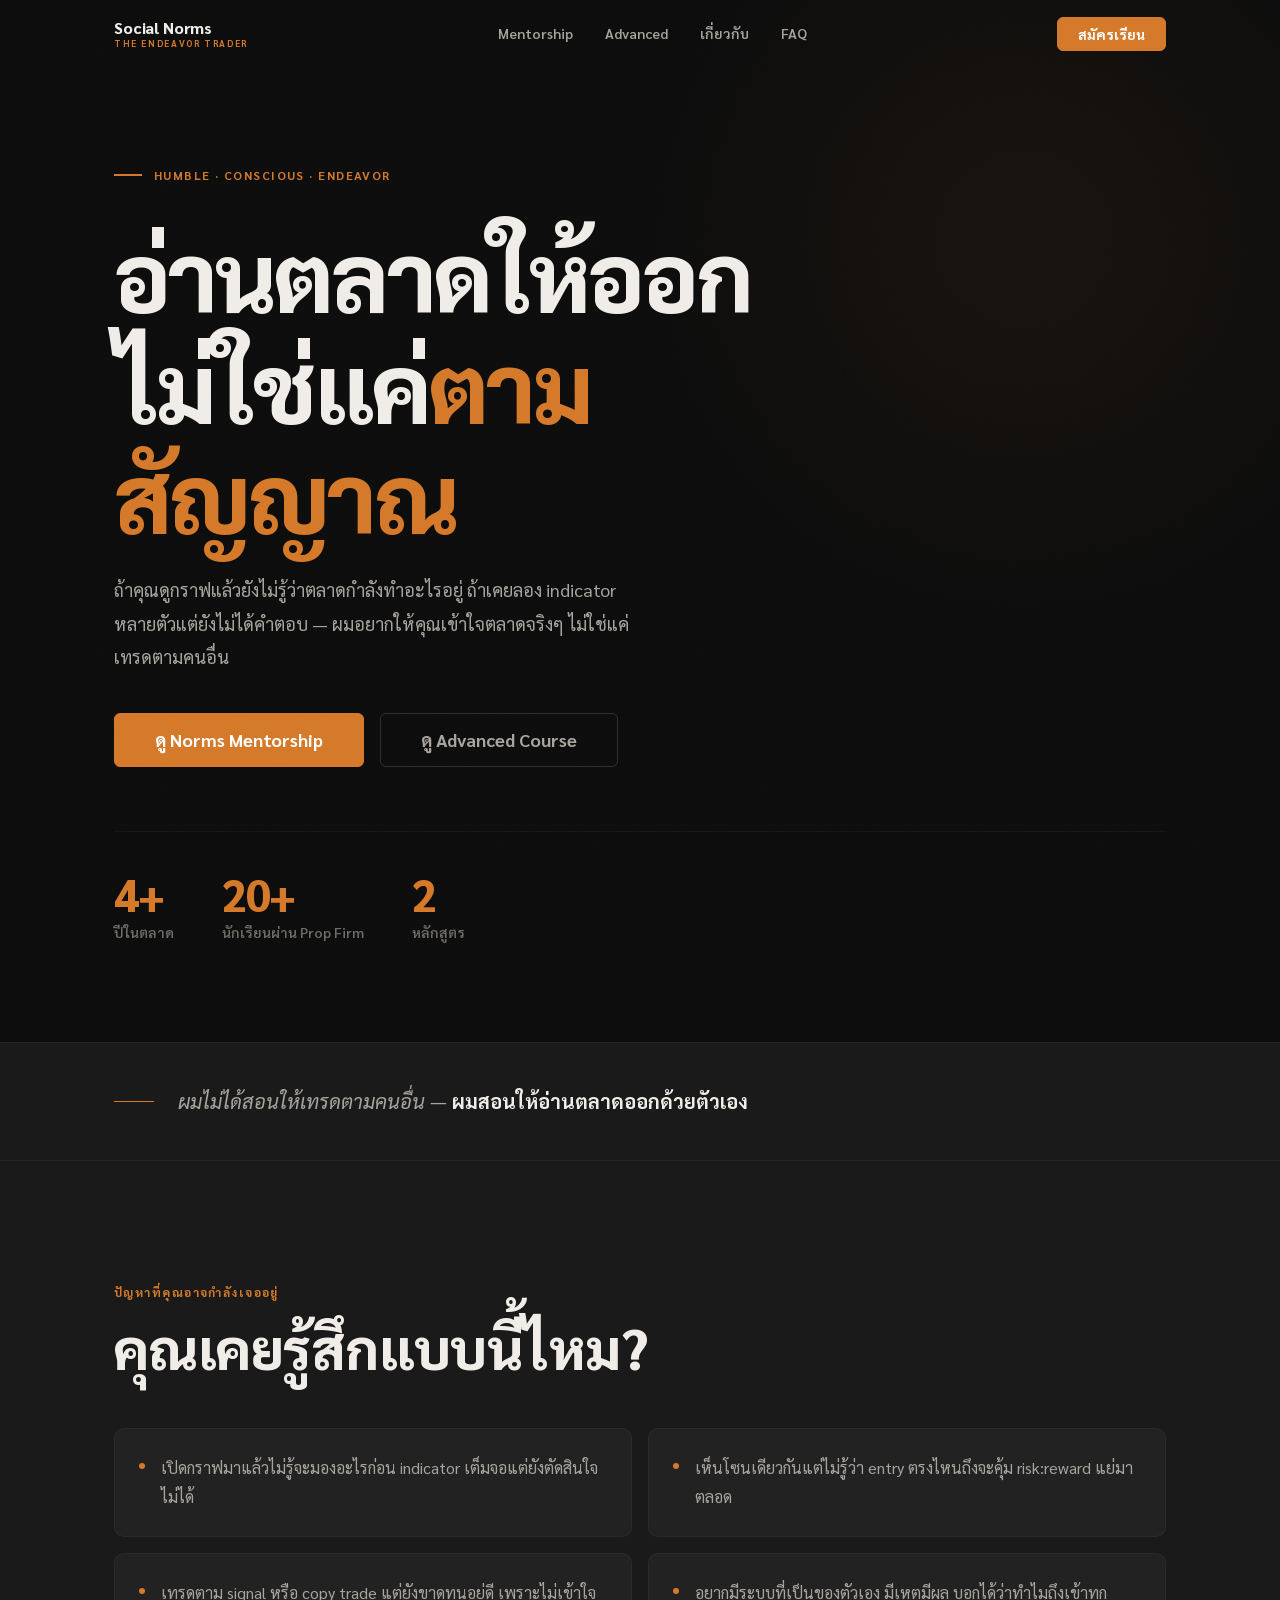
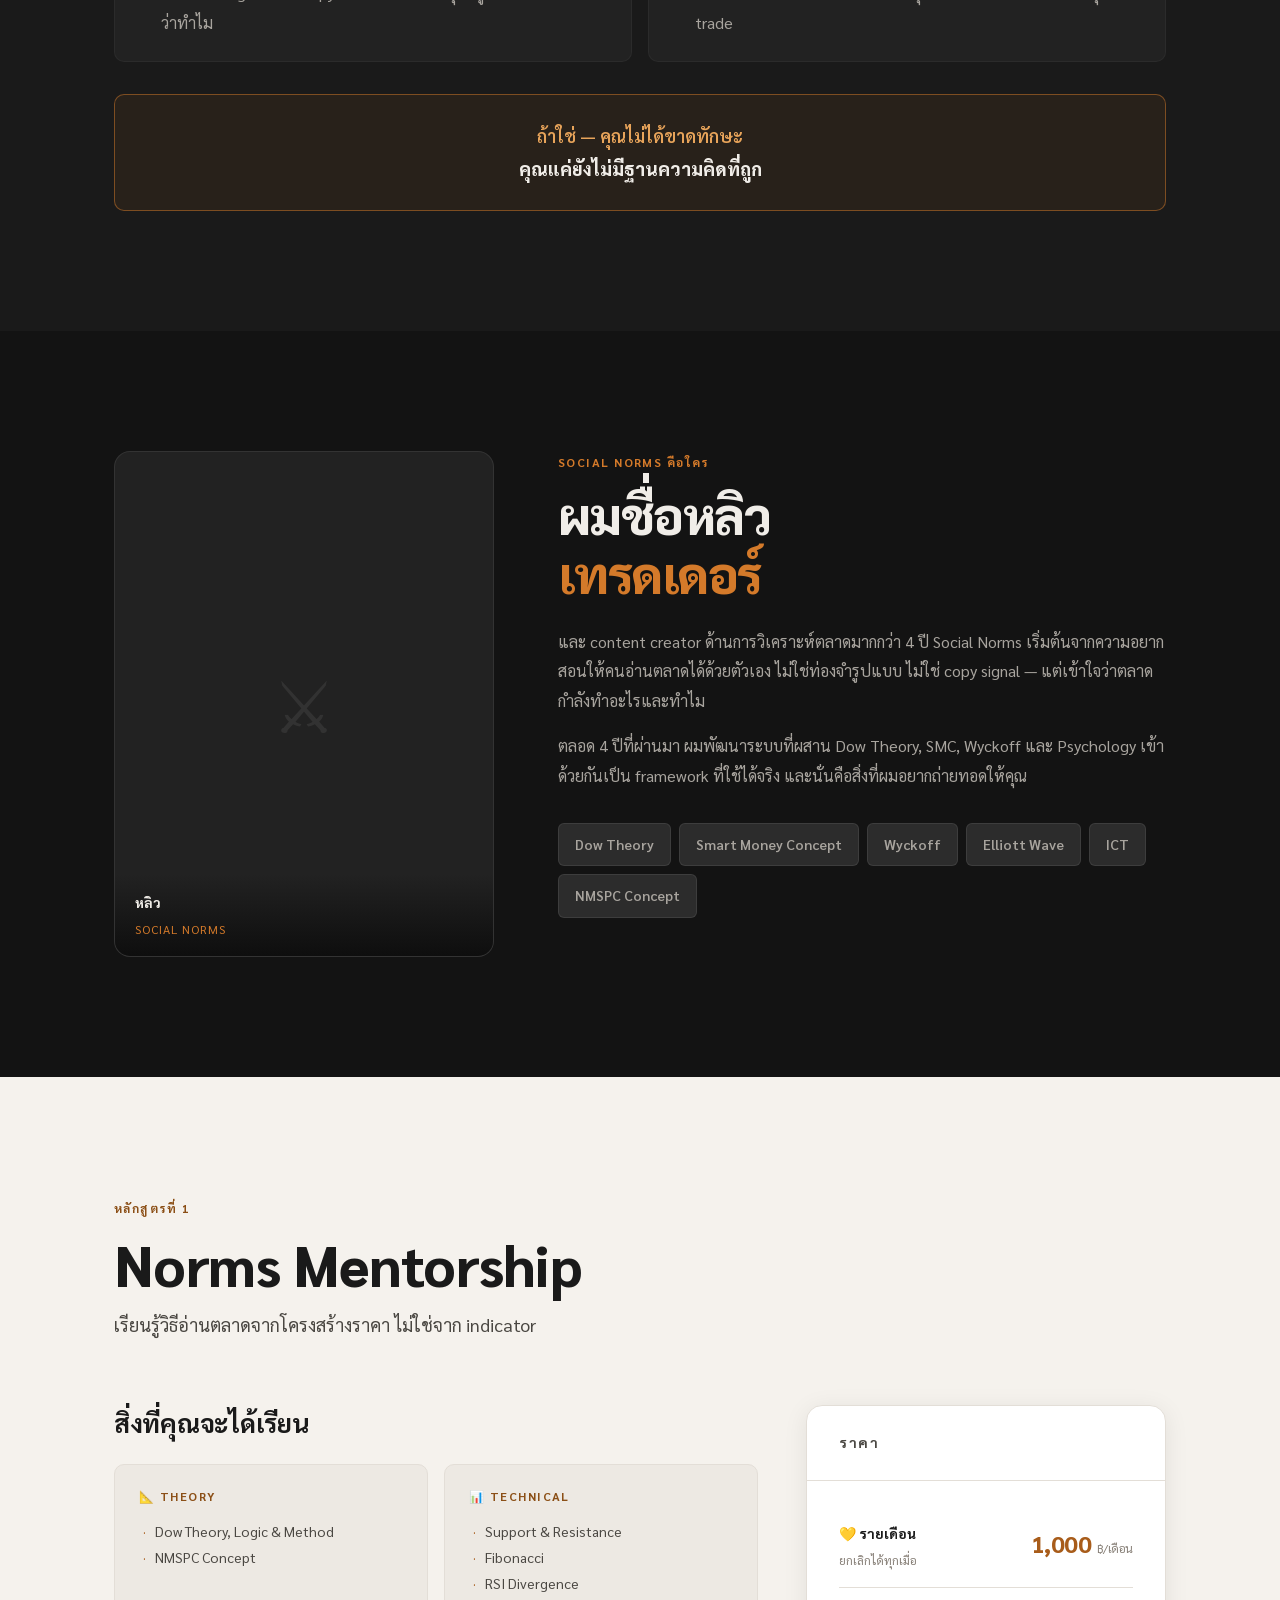
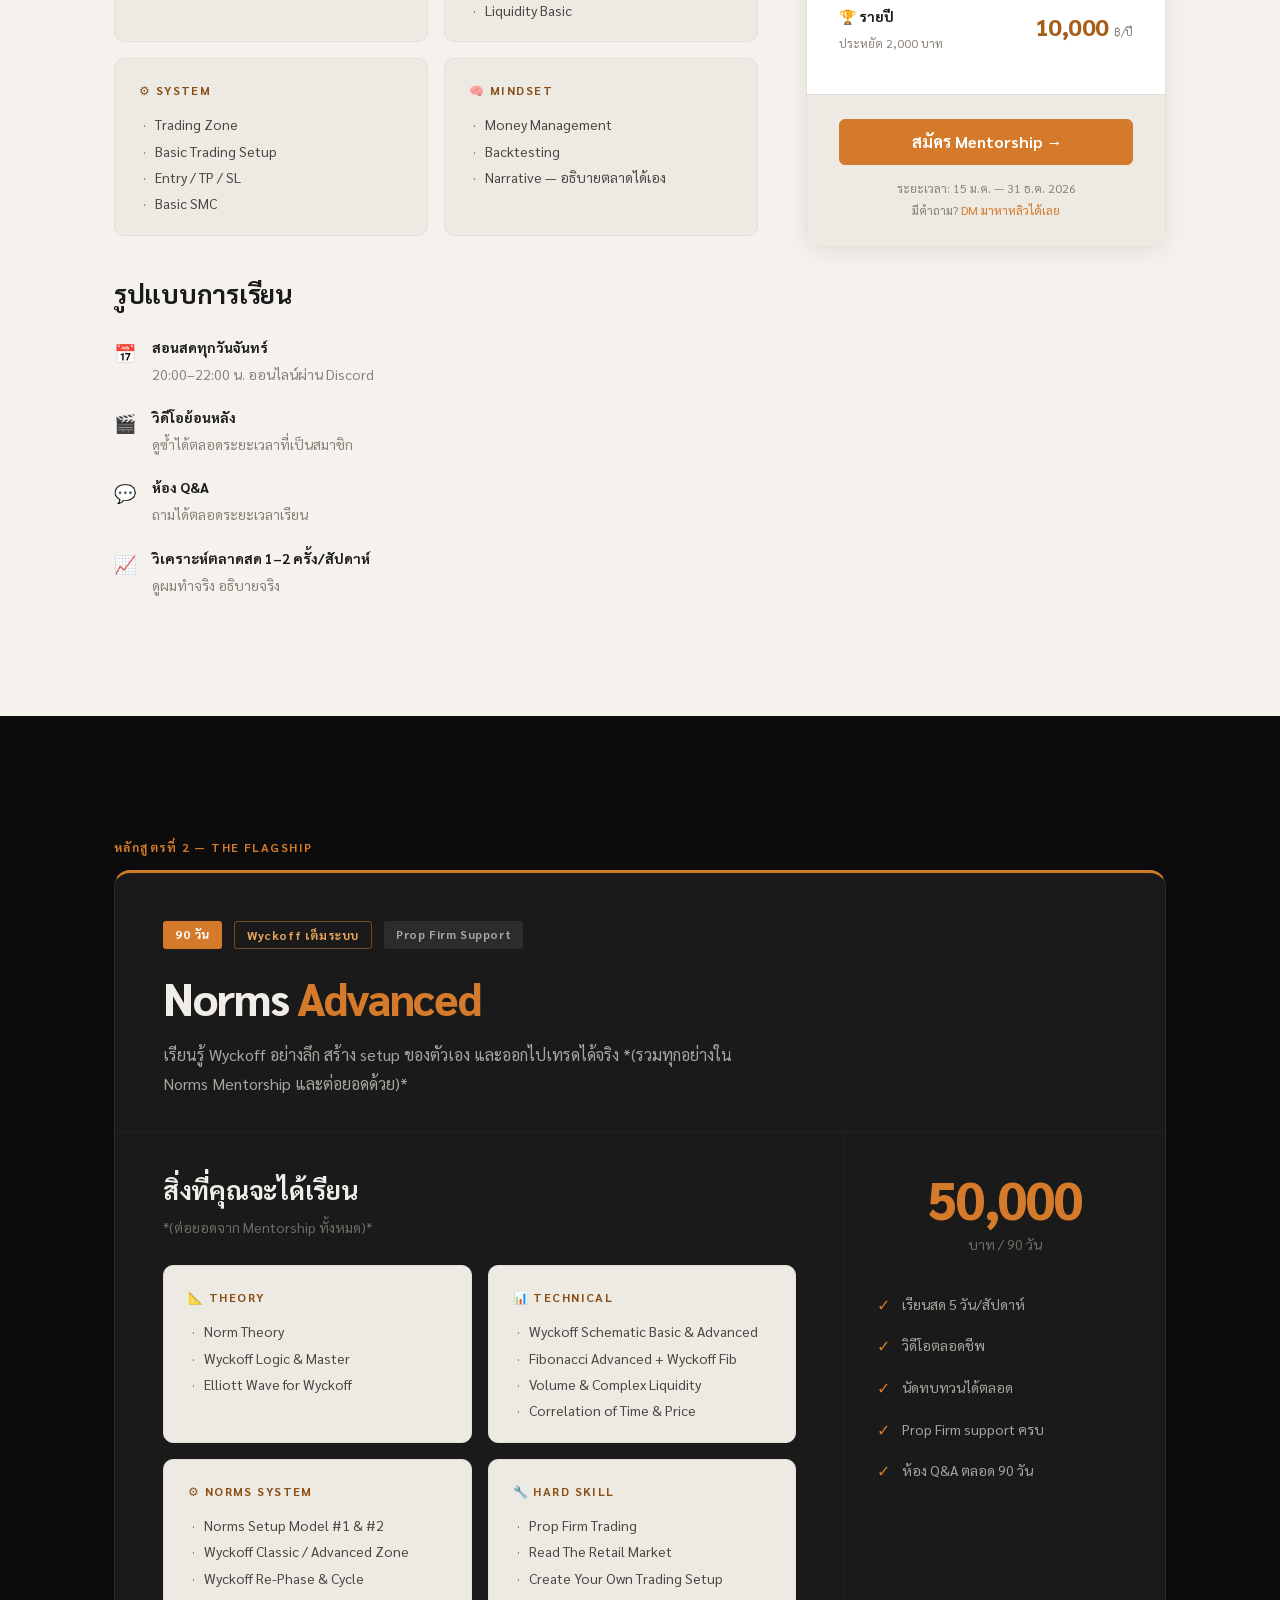
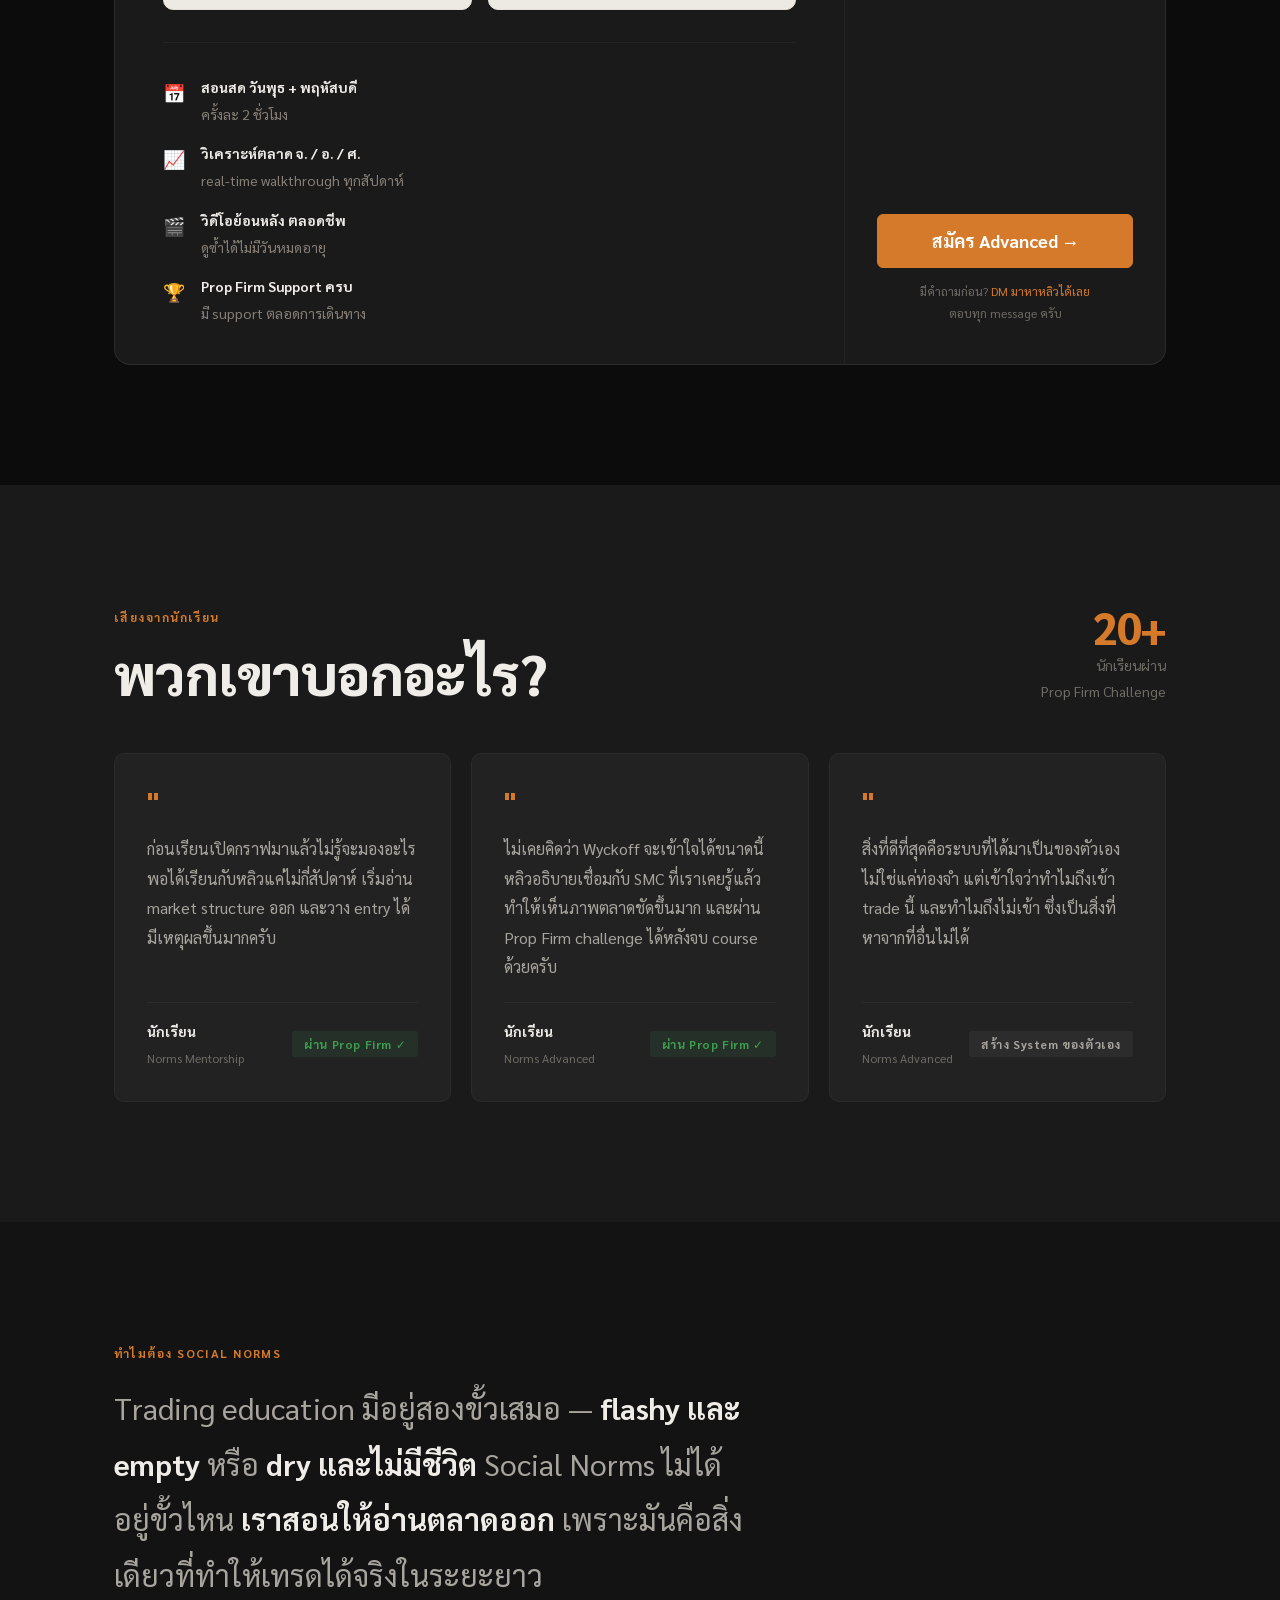
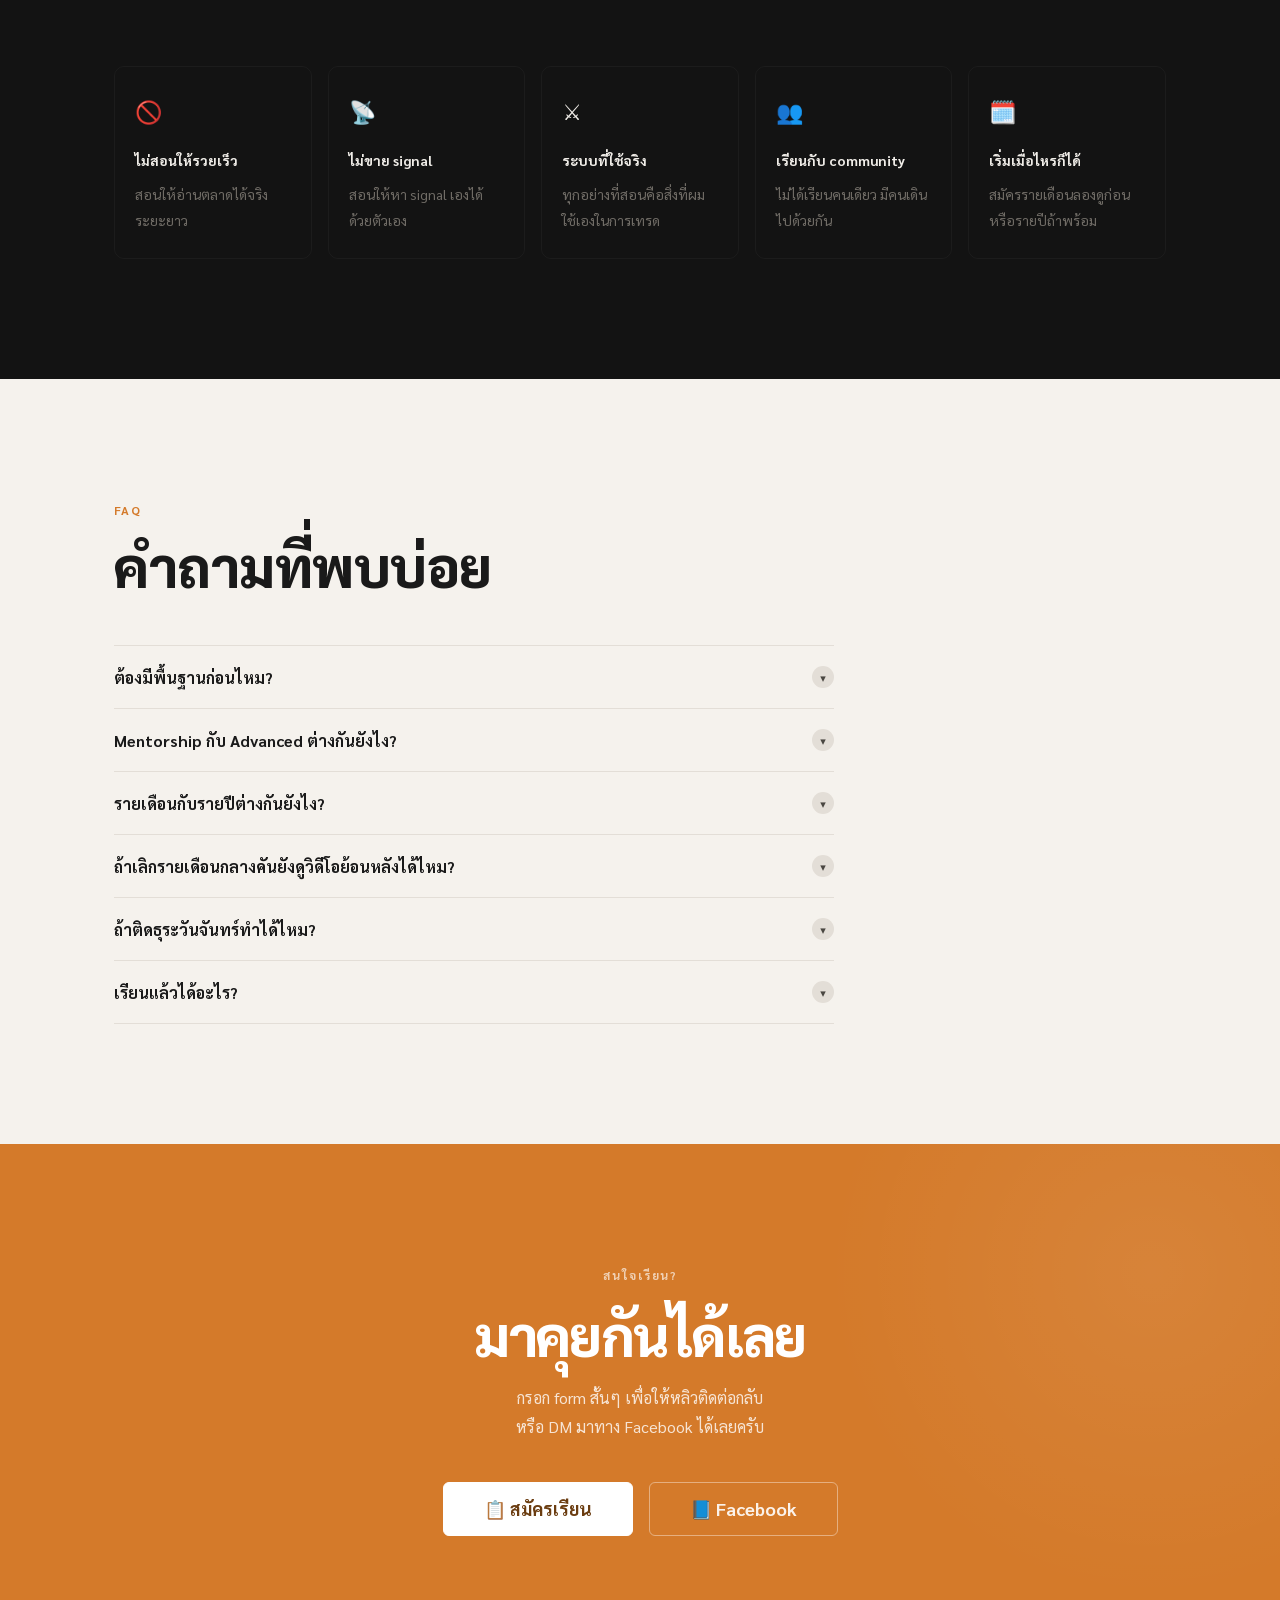
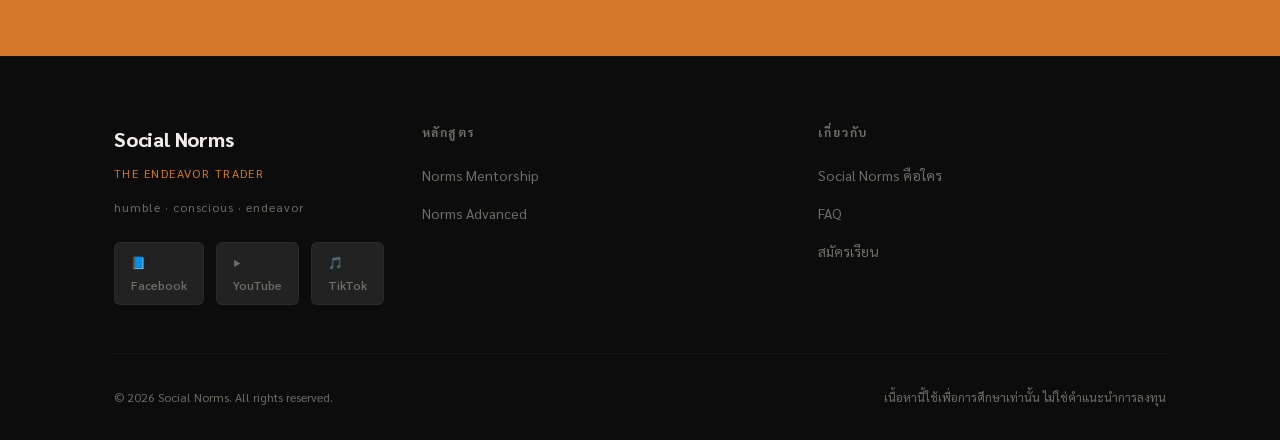
<file: index.html>
<!DOCTYPE html>
<html lang="th">
<head>
  <meta charset="UTF-8" />
  <meta name="viewport" content="width=device-width, initial-scale=1.0" />
  <meta name="description" content="Social Norms — เรียนรู้วิธีอ่านตลาดจากโครงสร้างราคา ไม่ใช่จาก indicator กับหลิว เทรดเดอร์และ content creator 4+ ปี นักเรียนกว่า 20 คนผ่าน Prop Firm" />
  <meta property="og:title" content="Social Norms — The Endeavor Trader" />
  <meta property="og:description" content="อ่านตลาดให้ออก ไม่ใช่แค่ตามสัญญาณ" />
  <meta property="og:type" content="website" />
  <title>Social Norms — The Endeavor Trader</title>
  <link rel="stylesheet" href="design-system.css" />

  <style>
    /* ═══════════════════════════════════════════════════════════
       PAGE-SPECIFIC STYLES
       Everything that extends the design system for this page.
    ═══════════════════════════════════════════════════════════ */

    /* ── NAV ─────────────────────────────────────────────────── */
    #nav {
      position: fixed;
      top: 0; left: 0; right: 0;
      z-index: var(--z-nav);
      height: var(--nav-height);
      display: flex;
      align-items: center;
      transition:
        background var(--duration-normal) var(--ease-out),
        border-color var(--duration-normal) var(--ease-out),
        backdrop-filter var(--duration-normal) var(--ease-out);
    }
    #nav.at-top {
      background: transparent;
      border-bottom: 1px solid transparent;
    }
    #nav.scrolled {
      background: rgba(13, 13, 13, 0.88);
      backdrop-filter: blur(16px);
      -webkit-backdrop-filter: blur(16px);
      border-bottom: 1px solid var(--border-subtle);
    }
    .nav-inner {
      width: 100%;
      max-width: var(--max-w-layout);
      margin: 0 auto;
      padding: 0 var(--section-padding-x);
      display: flex;
      align-items: center;
      justify-content: space-between;
      gap: var(--space-8);
    }
    .nav-logo {
      display: flex;
      flex-direction: column;
      line-height: 1;
      flex-shrink: 0;
    }
    .nav-logo-name {
      font-size: 16px;
      font-weight: var(--weight-black);
      color: var(--text-primary);
      letter-spacing: -0.01em;
    }
    .nav-logo-sub {
      font-size: 9px;
      font-weight: var(--weight-bold);
      color: var(--amber);
      letter-spacing: 0.18em;
      text-transform: uppercase;
      margin-top: 3px;
    }
    .nav-links {
      display: flex;
      align-items: center;
      gap: var(--space-8);
      flex: 1;
      justify-content: center;
    }
    .nav-links a {
      font-size: var(--text-sm);
      font-weight: var(--weight-medium);
      color: var(--text-secondary);
      transition: color var(--duration-fast) var(--ease-out);
      white-space: nowrap;
    }
    .nav-links a:hover { color: var(--text-primary); }

    .hamburger {
      display: none;
      flex-direction: column;
      justify-content: center;
      gap: 5px;
      width: 36px;
      height: 36px;
      cursor: pointer;
      flex-shrink: 0;
    }
    .hamburger span {
      display: block;
      height: 1.5px;
      background: var(--text-primary);
      border-radius: 2px;
      transition: all var(--duration-normal) var(--ease-out);
    }
    .hamburger.is-open span:nth-child(1) { transform: translateY(6.5px) rotate(45deg); }
    .hamburger.is-open span:nth-child(2) { opacity: 0; transform: scaleX(0); }
    .hamburger.is-open span:nth-child(3) { transform: translateY(-6.5px) rotate(-45deg); }

    .mobile-menu {
      position: fixed;
      inset: var(--nav-height) 0 0 0;
      z-index: calc(var(--z-nav) - 1);
      background: rgba(13, 13, 13, 0.97);
      backdrop-filter: blur(20px);
      display: flex;
      flex-direction: column;
      padding: var(--space-8) var(--space-6);
      gap: var(--space-1);
      pointer-events: none;
      opacity: 0;
      transform: translateY(-8px);
      transition:
        opacity var(--duration-normal) var(--ease-out),
        transform var(--duration-normal) var(--ease-out);
    }
    .mobile-menu.is-open {
      pointer-events: all;
      opacity: 1;
      transform: none;
    }
    .mobile-menu a {
      display: block;
      font-size: var(--text-lg);
      font-weight: var(--weight-bold);
      color: var(--text-secondary);
      padding: var(--space-4) 0;
      border-bottom: 1px solid var(--border-subtle);
      transition: color var(--duration-fast) var(--ease-out);
    }
    .mobile-menu a:hover { color: var(--text-primary); }
    .mobile-menu a.cta-link { color: var(--amber); border-bottom: none; margin-top: var(--space-4); }
    .mobile-menu a.cta-link:hover { color: var(--amber-300); }


    /* ── HERO ─────────────────────────────────────────────────── */
    #hero {
      position: relative;
      min-height: 100svh;
      display: flex;
      align-items: center;
      background: var(--bg-void);
      overflow: hidden;
    }

    /* Subtle radial amber glow top-right */
    #hero::before {
      content: '';
      position: absolute;
      top: -20%; right: -15%;
      width: 70vw;
      height: 70vw;
      max-width: 900px;
      max-height: 900px;
      background: radial-gradient(circle, rgba(212,122,42,0.055) 0%, transparent 60%);
      pointer-events: none;
    }

    /* Fine grain texture overlay */
    #hero::after {
      content: '';
      position: absolute;
      inset: 0;
      background-image: url("data:image/svg+xml,%3Csvg xmlns='http://www.w3.org/2000/svg' width='300' height='300'%3E%3Cfilter id='noise'%3E%3CfeTurbulence type='fractalNoise' baseFrequency='0.65' numOctaves='3' stitchTiles='stitch'/%3E%3C/filter%3E%3Crect width='300' height='300' filter='url(%23noise)' opacity='0.035'/%3E%3C/svg%3E");
      pointer-events: none;
      opacity: 0.5;
    }

    .hero-inner {
      position: relative;
      z-index: 1;
      width: 100%;
      max-width: var(--max-w-layout);
      margin: 0 auto;
      padding: calc(var(--nav-height) + var(--space-24)) var(--section-padding-x) var(--space-24);
    }

    .hero-label {
      display: flex;
      align-items: center;
      gap: var(--space-3);
      margin-bottom: var(--space-8);
    }
    .hero-label-line {
      width: 28px;
      height: 1.5px;
      background: var(--amber);
    }
    .hero-label-text {
      font-size: var(--text-xs);
      font-weight: var(--weight-bold);
      color: var(--amber);
      letter-spacing: var(--tracking-label);
      text-transform: uppercase;
    }

    .hero-headline {
      font-size: var(--text-hero);
      font-weight: var(--weight-black);
      line-height: var(--leading-tight);
      letter-spacing: var(--tracking-display);
      color: var(--text-primary);
      margin-bottom: var(--space-6);
      max-width: 820px;
    }
    .hero-headline .accent { color: var(--amber); }

    .hero-body {
      font-size: clamp(var(--text-base), 1.6vw, var(--text-md));
      color: var(--text-secondary);
      line-height: var(--leading-relaxed);
      max-width: 520px;
      margin-bottom: var(--space-10);
    }

    .hero-actions {
      display: flex;
      align-items: center;
      gap: var(--space-4);
      flex-wrap: wrap;
      margin-bottom: var(--space-16);
    }

    /* Stats row */
    .hero-stats {
      display: flex;
      gap: var(--space-12);
      padding-top: var(--space-10);
      border-top: 1px solid var(--border-subtle);
      flex-wrap: wrap;
    }
    .hero-stat {}
    .hero-stat-num {
      font-size: var(--text-4xl);
      font-weight: var(--weight-black);
      color: var(--amber);
      line-height: 1;
      letter-spacing: -0.03em;
      font-variant-numeric: tabular-nums;
      margin-bottom: var(--space-1);
    }
    .hero-stat-label {
      font-size: var(--text-sm);
      color: var(--text-muted);
      font-weight: var(--weight-medium);
    }


    /* ── SIGNAL STRIP ─────────────────────────────────────────── */
    #signal {
      background: var(--bg-surface);
      border-top: 1px solid var(--border-subtle);
      border-bottom: 1px solid var(--border-subtle);
      padding: var(--space-10) 0;
    }
    .signal-inner {
      display: flex;
      align-items: center;
      gap: var(--space-6);
    }
    .signal-line {
      flex-shrink: 0;
      width: 40px;
      height: 1px;
      background: var(--amber);
    }
    .signal-quote {
      font-size: clamp(var(--text-base), 1.8vw, var(--text-lg));
      color: var(--text-secondary);
      font-weight: var(--weight-regular);
      font-style: italic;
      line-height: var(--leading-relaxed);
    }
    .signal-quote strong { color: var(--text-primary); font-style: normal; }


    /* ── PROBLEMS ─────────────────────────────────────────────── */
    #problems { background: var(--bg-surface); }

    .problems-grid {
      display: grid;
      grid-template-columns: 1fr 1fr;
      gap: var(--space-4);
      margin-top: var(--space-12);
    }

    .problem-item {
      display: flex;
      align-items: flex-start;
      gap: var(--space-4);
      padding: var(--space-6);
      background: var(--bg-raised);
      border-radius: var(--radius-md);
      border: 1px solid var(--border-subtle);
      transition:
        border-color var(--duration-normal) var(--ease-out),
        background var(--duration-normal) var(--ease-out);
    }
    .problem-item:hover {
      border-color: var(--border-amber);
      background: var(--bg-highlight);
    }
    .problem-dot {
      width: 6px;
      height: 6px;
      background: var(--amber);
      border-radius: var(--radius-full);
      flex-shrink: 0;
      margin-top: 10px;
    }
    .problem-text {
      font-size: var(--text-base);
      color: var(--text-secondary);
      line-height: var(--leading-relaxed);
    }

    .problems-resolution {
      margin-top: var(--space-8);
      padding: var(--space-6) var(--space-8);
      border: 1px solid var(--border-amber);
      border-radius: var(--radius-md);
      background: var(--amber-tint-8);
      font-size: clamp(var(--text-base), 1.6vw, var(--text-md));
      color: var(--amber-300);
      font-weight: var(--weight-medium);
      line-height: var(--leading-relaxed);
      text-align: center;
    }
    .problems-resolution strong { color: var(--text-primary); font-weight: var(--weight-black); }


    /* ── ABOUT ────────────────────────────────────────────────── */
    #about { background: var(--bg-base); }

    .about-grid {
      display: grid;
      grid-template-columns: 380px 1fr;
      gap: var(--space-16);
      align-items: start;
    }

    .about-portrait {
      position: relative;
    }
    .about-portrait-box {
      aspect-ratio: 3/4;
      background: var(--bg-raised);
      border-radius: var(--radius-lg);
      border: 1px solid var(--border-default);
      overflow: hidden;
      display: flex;
      align-items: center;
      justify-content: center;
      position: relative;
    }
    .about-portrait-placeholder {
      font-size: 72px;
      opacity: 0.08;
    }
    .about-portrait-caption {
      position: absolute;
      bottom: 0; left: 0; right: 0;
      padding: var(--space-4) var(--space-5);
      background: linear-gradient(to top, rgba(13,13,13,0.95), transparent);
    }
    .about-portrait-name {
      font-size: var(--text-sm);
      font-weight: var(--weight-bold);
      color: var(--text-primary);
    }
    .about-portrait-role {
      font-size: var(--text-xs);
      color: var(--amber);
      letter-spacing: var(--tracking-caption);
      text-transform: uppercase;
      margin-top: 2px;
    }

    .about-content {}
    .about-headline {
      font-size: clamp(var(--text-3xl), 4vw, var(--text-5xl));
      font-weight: var(--weight-black);
      line-height: var(--leading-tight);
      letter-spacing: var(--tracking-display);
      margin-bottom: var(--space-6);
    }

    .about-body {
      font-size: var(--text-base);
      color: var(--text-secondary);
      line-height: var(--leading-relaxed);
      margin-bottom: var(--space-4);
    }
    .about-body + .about-body { margin-top: 0; }

    .about-frameworks {
      display: flex;
      flex-wrap: wrap;
      gap: var(--space-2);
      margin-top: var(--space-8);
    }
    .about-framework-tag {
      padding: var(--space-2) var(--space-4);
      background: var(--bg-overlay);
      border: 1px solid var(--border-default);
      border-radius: var(--radius-sm);
      font-size: var(--text-sm);
      font-weight: var(--weight-medium);
      color: var(--text-secondary);
      transition: border-color var(--duration-fast) var(--ease-out), color var(--duration-fast) var(--ease-out);
    }
    .about-framework-tag:hover {
      border-color: var(--border-amber);
      color: var(--amber-300);
    }


    /* ── MENTORSHIP ───────────────────────────────────────────── */
    #mentorship { background: var(--surface-light); color: var(--text-on-light); }

    .course-intro {
      max-width: var(--max-w-text);
      margin-bottom: var(--space-16);
    }
    .course-intro .label { color: var(--amber-700); }

    .mentorship-layout {
      display: grid;
      grid-template-columns: 1fr 360px;
      gap: var(--space-12);
      align-items: start;
    }

    .curriculum-grid {
      display: grid;
      grid-template-columns: 1fr 1fr;
      gap: var(--space-4);
      margin-top: var(--space-6);
    }
    .curriculum-block {
      padding: var(--space-5) var(--space-6);
      background: var(--surface-light-2);
      border-radius: var(--radius-md);
      border: 1px solid var(--surface-light-3);
    }
    .curriculum-block-title {
      font-size: var(--text-xs);
      font-weight: var(--weight-bold);
      color: var(--amber-700);
      letter-spacing: var(--tracking-label);
      text-transform: uppercase;
      margin-bottom: var(--space-3);
    }
    .curriculum-list {
      display: flex;
      flex-direction: column;
      gap: var(--space-1);
    }
    .curriculum-list li {
      font-size: var(--text-sm);
      color: var(--text-on-light-2);
      line-height: var(--leading-normal);
      padding-left: var(--space-4);
      position: relative;
    }
    .curriculum-list li::before {
      content: '·';
      position: absolute;
      left: var(--space-1);
      color: var(--amber-600);
    }

    .format-list {
      display: flex;
      flex-direction: column;
      gap: var(--space-5);
      margin-top: var(--space-6);
    }
    .format-item {
      display: flex;
      gap: var(--space-4);
      align-items: flex-start;
    }
    .format-icon { font-size: 18px; flex-shrink: 0; margin-top: 1px; }
    .format-label {
      font-size: var(--text-sm);
      font-weight: var(--weight-bold);
      color: var(--text-on-light);
      margin-bottom: 2px;
    }
    .format-desc {
      font-size: var(--text-sm);
      color: var(--text-on-light-3);
      line-height: var(--leading-normal);
    }

    /* Pricing card */
    .pricing-card {
      background: #fff;
      border-radius: var(--radius-lg);
      border: 1px solid var(--surface-light-3);
      box-shadow: 0 4px 24px rgba(0,0,0,0.08);
      overflow: hidden;
      position: sticky;
      top: calc(var(--nav-height) + var(--space-6));
    }
    .pricing-header {
      padding: var(--space-6) var(--space-8);
      border-bottom: 1px solid var(--surface-light-3);
    }
    .pricing-title {
      font-size: var(--text-sm);
      font-weight: var(--weight-bold);
      color: var(--text-on-light-2);
      letter-spacing: var(--tracking-label);
      text-transform: uppercase;
    }
    .pricing-body { padding: var(--space-6) var(--space-8); }
    .pricing-option {
      display: flex;
      justify-content: space-between;
      align-items: flex-start;
      padding: var(--space-4) 0;
      border-bottom: 1px solid var(--surface-light-3);
    }
    .pricing-option:last-of-type { border-bottom: none; }
    .pricing-option-name {
      font-size: var(--text-sm);
      font-weight: var(--weight-bold);
      color: var(--text-on-light);
    }
    .pricing-option-note {
      font-size: var(--text-xs);
      color: var(--text-on-light-3);
      margin-top: 2px;
    }
    .pricing-option-price {
      font-size: var(--text-xl);
      font-weight: var(--weight-black);
      color: var(--amber-dark, #A85C1A);
      letter-spacing: -0.02em;
      font-variant-numeric: tabular-nums;
      white-space: nowrap;
    }
    .pricing-option-unit {
      font-size: var(--text-xs);
      font-weight: var(--weight-regular);
      color: var(--text-on-light-3);
    }
    .pricing-footer {
      padding: var(--space-6) var(--space-8);
      background: var(--surface-light-2);
      border-top: 1px solid var(--surface-light-3);
    }
    .pricing-note {
      font-size: var(--text-xs);
      color: var(--text-on-light-3);
      text-align: center;
      margin-top: var(--space-3);
      line-height: var(--leading-relaxed);
    }


    /* ── ADVANCED ─────────────────────────────────────────────── */
    #advanced { background: var(--bg-void); }

    .advanced-card {
      background: var(--bg-surface);
      border: 1px solid var(--border-default);
      border-top: 3px solid var(--amber);
      border-radius: var(--radius-lg);
      overflow: hidden;
    }
    .advanced-card-header {
      padding: var(--space-12) var(--space-12) var(--space-8);
      border-bottom: 1px solid var(--border-subtle);
    }
    .advanced-tags {
      display: flex;
      gap: var(--space-3);
      margin-bottom: var(--space-6);
      flex-wrap: wrap;
    }
    .advanced-headline {
      font-size: clamp(var(--text-2xl), 3.5vw, var(--text-4xl));
      font-weight: var(--weight-black);
      letter-spacing: var(--tracking-display);
      line-height: var(--leading-tight);
      margin-bottom: var(--space-4);
    }
    .advanced-subtext {
      font-size: var(--text-base);
      color: var(--text-secondary);
      max-width: 600px;
      line-height: var(--leading-relaxed);
    }
    .advanced-card-body {
      display: grid;
      grid-template-columns: 1fr 320px;
      gap: 0;
    }
    .advanced-curriculum {
      padding: var(--space-10) var(--space-12);
      border-right: 1px solid var(--border-subtle);
    }
    .advanced-curriculum-grid {
      display: grid;
      grid-template-columns: 1fr 1fr;
      gap: var(--space-4);
      margin-top: var(--space-6);
    }
    .advanced-format-list {
      display: flex;
      flex-direction: column;
      gap: var(--space-4);
      margin-top: var(--space-8);
      padding-top: var(--space-8);
      border-top: 1px solid var(--border-subtle);
    }
    .advanced-pricing {
      padding: var(--space-10) var(--space-8);
      display: flex;
      flex-direction: column;
    }
    .advanced-price-display {
      text-align: center;
      margin-bottom: var(--space-8);
    }
    .advanced-price-num {
      font-size: 52px;
      font-weight: var(--weight-black);
      color: var(--amber);
      letter-spacing: -0.04em;
      line-height: 1;
      font-variant-numeric: tabular-nums;
    }
    .advanced-price-unit {
      font-size: var(--text-sm);
      color: var(--text-muted);
      margin-top: var(--space-2);
    }
    .advanced-includes {
      display: flex;
      flex-direction: column;
      gap: var(--space-3);
      margin-bottom: var(--space-8);
      flex: 1;
    }
    .advanced-include {
      display: flex;
      align-items: center;
      gap: var(--space-3);
      font-size: var(--text-sm);
      color: var(--text-secondary);
    }
    .advanced-include-check {
      color: var(--amber);
      font-weight: var(--weight-black);
      font-size: var(--text-base);
      flex-shrink: 0;
    }


    /* ── TESTIMONIALS ────────────────────────────────────────── */
    #proof { background: var(--bg-surface); }

    .proof-header {
      display: flex;
      justify-content: space-between;
      align-items: flex-end;
      gap: var(--space-8);
      margin-bottom: var(--space-12);
      flex-wrap: wrap;
    }
    .proof-stat {
      text-align: right;
      flex-shrink: 0;
    }
    .proof-stat-num {
      font-size: var(--text-4xl);
      font-weight: var(--weight-black);
      color: var(--amber);
      letter-spacing: -0.03em;
      font-variant-numeric: tabular-nums;
      line-height: 1;
    }
    .proof-stat-label {
      font-size: var(--text-sm);
      color: var(--text-muted);
      margin-top: var(--space-1);
    }

    .testimonials-grid {
      display: grid;
      grid-template-columns: repeat(3, 1fr);
      gap: var(--space-5);
    }

    .testimonial {
      background: var(--bg-raised);
      border-radius: var(--radius-md);
      border: 1px solid var(--border-subtle);
      padding: var(--space-8);
      display: flex;
      flex-direction: column;
      gap: var(--space-5);
      transition: border-color var(--duration-normal) var(--ease-out);
    }
    .testimonial:hover { border-color: var(--border-amber); }

    .testimonial-mark {
      font-size: 28px;
      color: var(--amber);
      font-weight: var(--weight-black);
      line-height: 1;
    }
    .testimonial-text {
      font-size: var(--text-base);
      color: var(--text-secondary);
      line-height: var(--leading-relaxed);
      flex: 1;
    }
    .testimonial-footer {
      display: flex;
      align-items: center;
      justify-content: space-between;
      gap: var(--space-3);
      padding-top: var(--space-4);
      border-top: 1px solid var(--border-subtle);
    }
    .testimonial-author-name {
      font-size: var(--text-sm);
      font-weight: var(--weight-bold);
      color: var(--text-primary);
    }
    .testimonial-author-tag {
      font-size: var(--text-xs);
      color: var(--text-muted);
      margin-top: 2px;
    }


    /* ── WHY ──────────────────────────────────────────────────── */
    #why { background: var(--bg-base); }

    .why-statement {
      max-width: var(--max-w-text);
      font-size: clamp(var(--text-lg), 2.5vw, var(--text-2xl));
      font-weight: var(--weight-regular);
      color: var(--text-secondary);
      line-height: var(--leading-relaxed);
      margin-bottom: var(--space-16);
    }
    .why-statement strong { color: var(--text-primary); font-weight: var(--weight-bold); }

    .why-pillars {
      display: grid;
      grid-template-columns: repeat(5, 1fr);
      gap: var(--space-4);
    }
    .why-pillar {
      padding: var(--space-6) var(--space-5);
      border: 1px solid var(--border-subtle);
      border-radius: var(--radius-md);
      transition:
        border-color var(--duration-normal) var(--ease-out),
        background var(--duration-normal) var(--ease-out);
    }
    .why-pillar:hover {
      border-color: var(--border-amber);
      background: var(--amber-tint-8);
    }
    .why-pillar-icon { font-size: 22px; margin-bottom: var(--space-4); }
    .why-pillar-title {
      font-size: var(--text-sm);
      font-weight: var(--weight-bold);
      color: var(--text-primary);
      margin-bottom: var(--space-2);
    }
    .why-pillar-desc {
      font-size: var(--text-sm);
      color: var(--text-muted);
      line-height: var(--leading-relaxed);
    }


    /* ── FAQ ──────────────────────────────────────────────────── */
    #faq { background: var(--surface-light); color: var(--text-on-light); }

    .faq-body { max-width: 720px; margin-top: var(--space-12); }

    .faq-item { border-bottom: 1px solid var(--surface-light-3); }
    .faq-item:first-child { border-top: 1px solid var(--surface-light-3); }

    .faq-trigger {
      width: 100%;
      text-align: left;
      display: flex;
      justify-content: space-between;
      align-items: center;
      gap: var(--space-6);
      padding: var(--space-5) 0;
      font-family: var(--font-sans);
      font-size: var(--text-base);
      font-weight: var(--weight-bold);
      color: var(--text-on-light);
      cursor: pointer;
      background: none;
      transition: color var(--duration-fast) var(--ease-out);
    }
    .faq-trigger:hover { color: var(--amber-700); }
    .faq-trigger.is-open { color: var(--amber-700); }

    .faq-icon {
      flex-shrink: 0;
      width: 22px;
      height: 22px;
      border-radius: var(--radius-full);
      background: var(--surface-light-3);
      display: flex;
      align-items: center;
      justify-content: center;
      font-size: 11px;
      color: var(--text-on-light-2);
      transition:
        transform var(--duration-normal) var(--ease-out),
        background var(--duration-normal) var(--ease-out),
        color var(--duration-normal) var(--ease-out);
    }
    .faq-trigger.is-open .faq-icon {
      transform: rotate(180deg);
      background: var(--amber-600);
      color: #fff;
    }

    .faq-panel {
      max-height: 0;
      overflow: hidden;
      transition: max-height var(--duration-slow) var(--ease-out);
    }
    .faq-panel-inner {
      padding-bottom: var(--space-5);
      font-size: var(--text-base);
      color: var(--text-on-light-2);
      line-height: var(--leading-relaxed);
    }


    /* ── FINAL CTA ────────────────────────────────────────────── */
    #cta {
      background: var(--amber);
      position: relative;
      overflow: hidden;
    }
    #cta::before {
      content: '';
      position: absolute;
      top: -50%; right: -20%;
      width: 60vw; height: 60vw;
      background: radial-gradient(circle, rgba(255,255,255,0.07) 0%, transparent 60%);
      pointer-events: none;
    }
    .cta-inner {
      position: relative;
      z-index: 1;
      text-align: center;
      max-width: 600px;
      margin: 0 auto;
    }
    .cta-label {
      font-size: var(--text-xs);
      font-weight: var(--weight-bold);
      letter-spacing: var(--tracking-label);
      text-transform: uppercase;
      color: rgba(255,255,255,0.65);
      margin-bottom: var(--space-4);
    }
    .cta-headline {
      font-size: clamp(var(--text-3xl), 5vw, var(--text-5xl));
      font-weight: var(--weight-black);
      letter-spacing: var(--tracking-display);
      line-height: var(--leading-tight);
      color: #fff;
      margin-bottom: var(--space-4);
    }
    .cta-body {
      font-size: var(--text-base);
      color: rgba(255,255,255,0.80);
      line-height: var(--leading-relaxed);
      margin-bottom: var(--space-10);
    }
    .cta-actions {
      display: flex;
      gap: var(--space-4);
      justify-content: center;
      flex-wrap: wrap;
    }


    /* ── FOOTER ───────────────────────────────────────────────── */
    footer {
      background: var(--bg-void);
      border-top: 1px solid var(--border-subtle);
      padding: var(--space-16) 0 var(--space-8);
    }
    .footer-top {
      display: grid;
      grid-template-columns: 260px 1fr 1fr;
      gap: var(--space-12);
      padding-bottom: var(--space-12);
      border-bottom: 1px solid var(--border-subtle);
      margin-bottom: var(--space-8);
    }
    .footer-brand-name {
      font-size: var(--text-lg);
      font-weight: var(--weight-black);
      letter-spacing: -0.01em;
      margin-bottom: var(--space-1);
    }
    .footer-brand-tagline {
      font-size: var(--text-xs);
      color: var(--amber);
      letter-spacing: var(--tracking-label);
      text-transform: uppercase;
      margin-bottom: var(--space-3);
    }
    .footer-brand-values {
      font-size: var(--text-xs);
      color: var(--text-muted);
      letter-spacing: var(--tracking-caption);
    }
    .footer-social {
      display: flex;
      gap: var(--space-3);
      margin-top: var(--space-6);
    }
    .footer-social-link {
      display: inline-flex;
      align-items: center;
      gap: var(--space-2);
      padding: var(--space-2) var(--space-4);
      background: var(--bg-raised);
      border: 1px solid var(--border-subtle);
      border-radius: var(--radius-sm);
      font-size: var(--text-xs);
      font-weight: var(--weight-medium);
      color: var(--text-muted);
      transition:
        border-color var(--duration-fast) var(--ease-out),
        color var(--duration-fast) var(--ease-out);
    }
    .footer-social-link:hover {
      border-color: var(--border-medium);
      color: var(--text-secondary);
    }
    .footer-col-title {
      font-size: var(--text-xs);
      font-weight: var(--weight-bold);
      letter-spacing: var(--tracking-label);
      text-transform: uppercase;
      color: var(--text-muted);
      margin-bottom: var(--space-5);
    }
    .footer-links {
      display: flex;
      flex-direction: column;
      gap: var(--space-3);
    }
    .footer-links a {
      font-size: var(--text-sm);
      color: var(--text-muted);
      transition: color var(--duration-fast) var(--ease-out);
    }
    .footer-links a:hover { color: var(--text-secondary); }
    .footer-bottom {
      display: flex;
      justify-content: space-between;
      align-items: center;
      gap: var(--space-4);
      flex-wrap: wrap;
    }
    .footer-bottom p {
      font-size: var(--text-xs);
      color: var(--text-muted);
    }


    /* ── RESPONSIVE ───────────────────────────────────────────── */
    @media (max-width: 1100px) {
      .why-pillars { grid-template-columns: repeat(3, 1fr); }
      .advanced-curriculum-grid { grid-template-columns: 1fr; }
    }

    @media (max-width: 900px) {
      .nav-links, .nav-cta { display: none; }
      .hamburger { display: flex; }

      .about-grid { grid-template-columns: 1fr; }
      .about-portrait { display: none; } /* replace with inline photo when available */

      .mentorship-layout { grid-template-columns: 1fr; }
      .curriculum-grid { grid-template-columns: 1fr; }
      .pricing-card { position: static; }

      .advanced-card-body { grid-template-columns: 1fr; }
      .advanced-curriculum { border-right: none; border-bottom: 1px solid var(--border-subtle); }
      .advanced-card-header { padding: var(--space-8); }
      .advanced-curriculum { padding: var(--space-8); }
      .advanced-pricing { padding: var(--space-8); }

      .testimonials-grid { grid-template-columns: 1fr; }
      .why-pillars { grid-template-columns: 1fr 1fr; }
      .proof-header { flex-direction: column; align-items: flex-start; }
      .proof-stat { text-align: left; }

      .footer-top { grid-template-columns: 1fr; gap: var(--space-8); }
      .footer-bottom { flex-direction: column; text-align: center; }
    }

    @media (max-width: 640px) {
      .problems-grid { grid-template-columns: 1fr; }
      .why-pillars { grid-template-columns: 1fr; }
      .hero-stats { gap: var(--space-8); }
      .cta-actions { flex-direction: column; align-items: center; }
    }
  </style>
</head>

<body>

  <!-- ══════════════ NAV ══════════════ -->
  <nav id="nav" class="at-top">
    <div class="nav-inner">
      <a href="/" class="nav-logo" aria-label="Social Norms — หน้าแรก">
        <span class="nav-logo-name">Social Norms</span>
        <span class="nav-logo-sub">The Endeavor Trader</span>
      </a>

      <div class="nav-links">
        <a href="#mentorship">Mentorship</a>
        <a href="#advanced">Advanced</a>
        <a href="#about">เกี่ยวกับ</a>
        <a href="#faq">FAQ</a>
      </div>

      <a href="#mentorship" class="btn btn-primary btn-sm nav-cta">สมัครเรียน</a>

      <button class="hamburger" id="hamburger" aria-label="เปิด/ปิดเมนู" aria-expanded="false">
        <span></span><span></span><span></span>
      </button>
    </div>
  </nav>

  <div class="mobile-menu" id="mobile-menu" role="navigation">
    <a href="#mentorship" onclick="closeMobileMenu()">Norms Mentorship</a>
    <a href="#advanced" onclick="closeMobileMenu()">Norms Advanced</a>
    <a href="#about" onclick="closeMobileMenu()">เกี่ยวกับ Social Norms</a>
    <a href="#faq" onclick="closeMobileMenu()">FAQ</a>
    <a href="#cta" onclick="closeMobileMenu()" class="cta-link">สมัครเรียน →</a>
  </div>


  <!-- ══════════════ HERO ══════════════ -->
  <section id="hero">
    <div class="hero-inner">

      <div class="hero-label reveal">
        <div class="hero-label-line"></div>
        <span class="hero-label-text">humble · conscious · endeavor</span>
      </div>

      <h1 class="hero-headline">
        <span class="reveal" style="--reveal-delay:80ms;">อ่านตลาดให้ออก</span><br/>
        <span class="reveal" style="--reveal-delay:160ms;">ไม่ใช่แค่<span class="accent">ตามสัญญาณ</span></span>
      </h1>

      <p class="hero-body reveal" style="--reveal-delay:240ms;">
        ถ้าคุณดูกราฟแล้วยังไม่รู้ว่าตลาดกำลังทำอะไรอยู่
        ถ้าเคยลอง indicator หลายตัวแต่ยังไม่ได้คำตอบ —
        ผมอยากให้คุณเข้าใจตลาดจริงๆ ไม่ใช่แค่เทรดตามคนอื่น
      </p>

      <div class="hero-actions reveal" style="--reveal-delay:320ms;">
        <a href="#mentorship" class="btn btn-primary btn-lg">ดู Norms Mentorship</a>
        <a href="#advanced" class="btn btn-ghost btn-lg">ดู Advanced Course</a>
      </div>

      <div class="hero-stats reveal" style="--reveal-delay:400ms;">
        <div class="hero-stat">
          <div class="hero-stat-num">4+</div>
          <div class="hero-stat-label">ปีในตลาด</div>
        </div>
        <div class="hero-stat">
          <div class="hero-stat-num">20+</div>
          <div class="hero-stat-label">นักเรียนผ่าน Prop Firm</div>
        </div>
        <div class="hero-stat">
          <div class="hero-stat-num">2</div>
          <div class="hero-stat-label">หลักสูตร</div>
        </div>
      </div>

    </div>
  </section>


  <!-- ══════════════ SIGNAL STRIP ══════════════ -->
  <div id="signal">
    <div class="container">
      <div class="signal-inner">
        <div class="signal-line"></div>
        <p class="signal-quote">
          ผมไม่ได้สอนให้เทรดตามคนอื่น —
          <strong>ผมสอนให้อ่านตลาดออกด้วยตัวเอง</strong>
        </p>
      </div>
    </div>
  </div>


  <!-- ══════════════ PROBLEMS ══════════════ -->
  <section id="problems" class="section">
    <div class="container">

      <span class="label reveal">ปัญหาที่คุณอาจกำลังเจออยู่</span>
      <h2 class="type-section reveal" style="--reveal-delay:80ms;">คุณเคยรู้สึกแบบนี้ไหม?</h2>

      <div class="problems-grid">
        <div class="problem-item reveal" style="--reveal-delay:80ms;">
          <div class="problem-dot"></div>
          <p class="problem-text">เปิดกราฟมาแล้วไม่รู้จะมองอะไรก่อน indicator เต็มจอแต่ยังตัดสินใจไม่ได้</p>
        </div>
        <div class="problem-item reveal" style="--reveal-delay:160ms;">
          <div class="problem-dot"></div>
          <p class="problem-text">เห็นโซนเดียวกันแต่ไม่รู้ว่า entry ตรงไหนถึงจะคุ้ม risk:reward แย่มาตลอด</p>
        </div>
        <div class="problem-item reveal" style="--reveal-delay:240ms;">
          <div class="problem-dot"></div>
          <p class="problem-text">เทรดตาม signal หรือ copy trade แต่ยังขาดทุนอยู่ดี เพราะไม่เข้าใจว่าทำไม</p>
        </div>
        <div class="problem-item reveal" style="--reveal-delay:320ms;">
          <div class="problem-dot"></div>
          <p class="problem-text">อยากมีระบบที่เป็นของตัวเอง มีเหตุมีผล บอกได้ว่าทำไมถึงเข้าทุก trade</p>
        </div>
      </div>

      <div class="problems-resolution reveal">
        ถ้าใช่ — คุณไม่ได้ขาดทักษะ<br/>
        <strong>คุณแค่ยังไม่มีฐานความคิดที่ถูก</strong>
      </div>

    </div>
  </section>


  <!-- ══════════════ ABOUT ══════════════ -->
  <section id="about" class="section">
    <div class="container">
      <div class="about-grid">

        <div class="about-portrait reveal">
          <div class="about-portrait-box">
            <div class="about-portrait-placeholder">⚔️</div>
            <div class="about-portrait-caption">
              <div class="about-portrait-name">หลิว</div>
              <div class="about-portrait-role">Social Norms</div>
            </div>
          </div>
        </div>

        <div class="about-content">
          <span class="label reveal">Social Norms คือใคร</span>
          <h2 class="about-headline reveal" style="--reveal-delay:80ms;">
            ผมชื่อหลิว<br/>
            <span class="text-amber">เทรดเดอร์</span>
          </h2>
          <p class="about-body reveal" style="--reveal-delay:160ms;">
            และ content creator ด้านการวิเคราะห์ตลาดมากกว่า 4 ปี
            Social Norms เริ่มต้นจากความอยากสอนให้คนอ่านตลาดได้ด้วยตัวเอง
            ไม่ใช่ท่องจำรูปแบบ ไม่ใช่ copy signal —
            แต่เข้าใจว่าตลาดกำลังทำอะไรและทำไม
          </p>
          <p class="about-body reveal" style="--reveal-delay:200ms;">
            ตลอด 4 ปีที่ผ่านมา ผมพัฒนาระบบที่ผสาน Dow Theory, SMC,
            Wyckoff และ Psychology เข้าด้วยกันเป็น framework ที่ใช้ได้จริง
            และนั่นคือสิ่งที่ผมอยากถ่ายทอดให้คุณ
          </p>
          <div class="about-frameworks reveal" style="--reveal-delay:280ms;">
            <span class="about-framework-tag">Dow Theory</span>
            <span class="about-framework-tag">Smart Money Concept</span>
            <span class="about-framework-tag">Wyckoff</span>
            <span class="about-framework-tag">Elliott Wave</span>
            <span class="about-framework-tag">ICT</span>
            <span class="about-framework-tag">NMSPC Concept</span>
          </div>
        </div>

      </div>
    </div>
  </section>


  <!-- ══════════════ MENTORSHIP ══════════════ -->
  <section id="mentorship" class="section">
    <div class="container">

      <div class="course-intro">
        <span class="label reveal">หลักสูตรที่ 1</span>
        <h2 class="type-section reveal" style="--reveal-delay:80ms;">Norms Mentorship</h2>
        <p class="type-body reveal" style="--reveal-delay:160ms; color:var(--text-on-light-2); margin-top:var(--space-3);">
          เรียนรู้วิธีอ่านตลาดจากโครงสร้างราคา ไม่ใช่จาก indicator
        </p>
      </div>

      <div class="mentorship-layout">
        <!-- Curriculum + Format -->
        <div>
          <h3 class="type-title reveal" style="color:var(--text-on-light);">สิ่งที่คุณจะได้เรียน</h3>
          <div class="curriculum-grid">
            <div class="curriculum-block reveal" style="--reveal-delay:80ms;">
              <div class="curriculum-block-title">📐 Theory</div>
              <ul class="curriculum-list">
                <li>Dow Theory, Logic & Method</li>
                <li>NMSPC Concept</li>
              </ul>
            </div>
            <div class="curriculum-block reveal" style="--reveal-delay:120ms;">
              <div class="curriculum-block-title">📊 Technical</div>
              <ul class="curriculum-list">
                <li>Support & Resistance</li>
                <li>Fibonacci</li>
                <li>RSI Divergence</li>
                <li>Liquidity Basic</li>
              </ul>
            </div>
            <div class="curriculum-block reveal" style="--reveal-delay:160ms;">
              <div class="curriculum-block-title">⚙️ System</div>
              <ul class="curriculum-list">
                <li>Trading Zone</li>
                <li>Basic Trading Setup</li>
                <li>Entry / TP / SL</li>
                <li>Basic SMC</li>
              </ul>
            </div>
            <div class="curriculum-block reveal" style="--reveal-delay:200ms;">
              <div class="curriculum-block-title">🧠 Mindset</div>
              <ul class="curriculum-list">
                <li>Money Management</li>
                <li>Backtesting</li>
                <li>Narrative — อธิบายตลาดได้เอง</li>
              </ul>
            </div>
          </div>

          <h3 class="type-title reveal" style="color:var(--text-on-light); margin-top:var(--space-10);">รูปแบบการเรียน</h3>
          <div class="format-list">
            <div class="format-item reveal" style="--reveal-delay:80ms;">
              <div class="format-icon">📅</div>
              <div>
                <div class="format-label">สอนสดทุกวันจันทร์</div>
                <div class="format-desc">20:00–22:00 น. ออนไลน์ผ่าน Discord</div>
              </div>
            </div>
            <div class="format-item reveal" style="--reveal-delay:120ms;">
              <div class="format-icon">🎬</div>
              <div>
                <div class="format-label">วิดีโอย้อนหลัง</div>
                <div class="format-desc">ดูซ้ำได้ตลอดระยะเวลาที่เป็นสมาชิก</div>
              </div>
            </div>
            <div class="format-item reveal" style="--reveal-delay:160ms;">
              <div class="format-icon">💬</div>
              <div>
                <div class="format-label">ห้อง Q&amp;A</div>
                <div class="format-desc">ถามได้ตลอดระยะเวลาเรียน</div>
              </div>
            </div>
            <div class="format-item reveal" style="--reveal-delay:200ms;">
              <div class="format-icon">📈</div>
              <div>
                <div class="format-label">วิเคราะห์ตลาดสด 1–2 ครั้ง/สัปดาห์</div>
                <div class="format-desc">ดูผมทำจริง อธิบายจริง</div>
              </div>
            </div>
          </div>
        </div>

        <!-- Pricing card -->
        <div class="reveal" style="--reveal-delay:160ms;">
          <div class="pricing-card">
            <div class="pricing-header">
              <div class="pricing-title">ราคา</div>
            </div>
            <div class="pricing-body">
              <div class="pricing-option">
                <div>
                  <div class="pricing-option-name">💛 รายเดือน</div>
                  <div class="pricing-option-note">ยกเลิกได้ทุกเมื่อ</div>
                </div>
                <div class="text-right">
                  <div class="pricing-option-price">1,000 <span class="pricing-option-unit">฿/เดือน</span></div>
                </div>
              </div>
              <div class="pricing-option">
                <div>
                  <div class="pricing-option-name">🏆 รายปี</div>
                  <div class="pricing-option-note">ประหยัด 2,000 บาท</div>
                </div>
                <div class="text-right">
                  <div class="pricing-option-price">10,000 <span class="pricing-option-unit">฿/ปี</span></div>
                </div>
              </div>
            </div>
            <div class="pricing-footer">
              <a href="https://docs.google.com/forms/d/e/1FAIpQLScFxhbsu96hZmZwy9CwLoi-8VPD38UyGGIFUFby8S6R3g-hUA/viewform?usp=header" target="_blank" rel="noopener"
                 class="btn btn-primary" style="width:100%; justify-content:center;">
                สมัคร Mentorship →
              </a>
              <p class="pricing-note">
                ระยะเวลา: 15 ม.ค. — 31 ธ.ค. 2026<br/>
                มีคำถาม? <a href="https://www.facebook.com/socialnormss" target="_blank" rel="noopener" style="color:var(--amber);text-decoration:none;">DM มาหาหลิวได้เลย</a>
              </p>
            </div>
          </div>
        </div>
      </div>

    </div>
  </section>


  <!-- ══════════════ ADVANCED ══════════════ -->
  <section id="advanced" class="section">
    <div class="container">

      <span class="label reveal">หลักสูตรที่ 2 — The Flagship</span>

      <div class="advanced-card reveal" style="--reveal-delay:80ms;">
        <div class="advanced-card-header">
          <div class="advanced-tags">
            <span class="tag tag-amber">90 วัน</span>
            <span class="tag tag-outline">Wyckoff เต็มระบบ</span>
            <span class="tag tag-subtle">Prop Firm Support</span>
          </div>
          <h2 class="advanced-headline">
            Norms <span class="text-amber">Advanced</span>
          </h2>
          <p class="advanced-subtext">
            เรียนรู้ Wyckoff อย่างลึก สร้าง setup ของตัวเอง และออกไปเทรดได้จริง
            *(รวมทุกอย่างใน Norms Mentorship และต่อยอดด้วย)*
          </p>
        </div>

        <div class="advanced-card-body">
          <div class="advanced-curriculum">
            <h3 class="type-title" style="margin-bottom:var(--space-2);">สิ่งที่คุณจะได้เรียน</h3>
            <p style="font-size:var(--text-sm); color:var(--text-muted); margin-bottom:var(--space-4);">
              *(ต่อยอดจาก Mentorship ทั้งหมด)*
            </p>
            <div class="advanced-curriculum-grid">
              <div class="curriculum-block">
                <div class="curriculum-block-title">📐 Theory</div>
                <ul class="curriculum-list" style="color:var(--text-secondary);">
                  <li>Norm Theory</li>
                  <li>Wyckoff Logic & Master</li>
                  <li>Elliott Wave for Wyckoff</li>
                </ul>
              </div>
              <div class="curriculum-block">
                <div class="curriculum-block-title">📊 Technical</div>
                <ul class="curriculum-list" style="color:var(--text-secondary);">
                  <li>Wyckoff Schematic Basic & Advanced</li>
                  <li>Fibonacci Advanced + Wyckoff Fib</li>
                  <li>Volume & Complex Liquidity</li>
                  <li>Correlation of Time & Price</li>
                </ul>
              </div>
              <div class="curriculum-block">
                <div class="curriculum-block-title">⚙️ Norms System</div>
                <ul class="curriculum-list" style="color:var(--text-secondary);">
                  <li>Norms Setup Model #1 & #2</li>
                  <li>Wyckoff Classic / Advanced Zone</li>
                  <li>Wyckoff Re-Phase & Cycle</li>
                </ul>
              </div>
              <div class="curriculum-block">
                <div class="curriculum-block-title">🔧 Hard Skill</div>
                <ul class="curriculum-list" style="color:var(--text-secondary);">
                  <li>Prop Firm Trading</li>
                  <li>Read The Retail Market</li>
                  <li>Create Your Own Trading Setup</li>
                </ul>
              </div>
            </div>

            <div class="advanced-format-list">
              <div class="format-item">
                <div class="format-icon">📅</div>
                <div>
                  <div class="format-label" style="color:var(--text-primary);">สอนสด วันพุธ + พฤหัสบดี</div>
                  <div class="format-desc">ครั้งละ 2 ชั่วโมง</div>
                </div>
              </div>
              <div class="format-item">
                <div class="format-icon">📈</div>
                <div>
                  <div class="format-label" style="color:var(--text-primary);">วิเคราะห์ตลาด จ. / อ. / ศ.</div>
                  <div class="format-desc">real-time walkthrough ทุกสัปดาห์</div>
                </div>
              </div>
              <div class="format-item">
                <div class="format-icon">🎬</div>
                <div>
                  <div class="format-label" style="color:var(--text-primary);">วิดีโอย้อนหลัง ตลอดชีพ</div>
                  <div class="format-desc">ดูซ้ำได้ไม่มีวันหมดอายุ</div>
                </div>
              </div>
              <div class="format-item">
                <div class="format-icon">🏆</div>
                <div>
                  <div class="format-label" style="color:var(--text-primary);">Prop Firm Support ครบ</div>
                  <div class="format-desc">มี support ตลอดการเดินทาง</div>
                </div>
              </div>
            </div>
          </div>

          <div class="advanced-pricing">
            <div class="advanced-price-display">
              <div class="advanced-price-num">50,000</div>
              <div class="advanced-price-unit">บาท / 90 วัน</div>
            </div>
            <div class="advanced-includes">
              <div class="advanced-include">
                <span class="advanced-include-check">✓</span>
                เรียนสด 5 วัน/สัปดาห์
              </div>
              <div class="advanced-include">
                <span class="advanced-include-check">✓</span>
                วิดีโอตลอดชีพ
              </div>
              <div class="advanced-include">
                <span class="advanced-include-check">✓</span>
                นัดทบทวนได้ตลอด
              </div>
              <div class="advanced-include">
                <span class="advanced-include-check">✓</span>
                Prop Firm support ครบ
              </div>
              <div class="advanced-include">
                <span class="advanced-include-check">✓</span>
                ห้อง Q&amp;A ตลอด 90 วัน
              </div>
            </div>
            <a href="https://docs.google.com/forms/d/e/1FAIpQLScFxhbsu96hZmZwy9CwLoi-8VPD38UyGGIFUFby8S6R3g-hUA/viewform?usp=header" target="_blank" rel="noopener"
               class="btn btn-primary btn-lg" style="width:100%; justify-content:center;">
              สมัคร Advanced →
            </a>
            <p style="font-size:var(--text-xs); color:var(--text-muted); text-align:center; margin-top:var(--space-3); line-height:var(--leading-relaxed);">
              มีคำถามก่อน? <a href="https://www.facebook.com/socialnormss" target="_blank" rel="noopener" style="color:var(--amber);text-decoration:none;">DM มาหาหลิวได้เลย</a><br/>ตอบทุก message ครับ
            </p>
          </div>
        </div>
      </div>

    </div>
  </section>


  <!-- ══════════════ PROOF ══════════════ -->
  <section id="proof" class="section">
    <div class="container">

      <div class="proof-header">
        <div>
          <span class="label reveal">เสียงจากนักเรียน</span>
          <h2 class="type-section reveal" style="--reveal-delay:80ms;">พวกเขาบอกอะไร?</h2>
        </div>
        <div class="proof-stat reveal">
          <div class="proof-stat-num">20+</div>
          <div class="proof-stat-label">นักเรียนผ่าน<br/>Prop Firm Challenge</div>
        </div>
      </div>

      <div class="testimonials-grid">
        <div class="testimonial reveal">
          <div class="testimonial-mark">"</div>
          <p class="testimonial-text">
            ก่อนเรียนเปิดกราฟมาแล้วไม่รู้จะมองอะไร พอได้เรียนกับหลิวแค่ไม่กี่สัปดาห์
            เริ่มอ่าน market structure ออก และวาง entry ได้มีเหตุผลขึ้นมากครับ
          </p>
          <div class="testimonial-footer">
            <div>
              <div class="testimonial-author-name">นักเรียน</div>
              <div class="testimonial-author-tag">Norms Mentorship</div>
            </div>
            <span class="tag tag-success">ผ่าน Prop Firm ✓</span>
          </div>
        </div>

        <div class="testimonial reveal" style="--reveal-delay:80ms;">
          <div class="testimonial-mark">"</div>
          <p class="testimonial-text">
            ไม่เคยคิดว่า Wyckoff จะเข้าใจได้ขนาดนี้ หลิวอธิบายเชื่อมกับ SMC ที่เราเคยรู้แล้ว
            ทำให้เห็นภาพตลาดชัดขึ้นมาก และผ่าน Prop Firm challenge ได้หลังจบ course ด้วยครับ
          </p>
          <div class="testimonial-footer">
            <div>
              <div class="testimonial-author-name">นักเรียน</div>
              <div class="testimonial-author-tag">Norms Advanced</div>
            </div>
            <span class="tag tag-success">ผ่าน Prop Firm ✓</span>
          </div>
        </div>

        <div class="testimonial reveal" style="--reveal-delay:160ms;">
          <div class="testimonial-mark">"</div>
          <p class="testimonial-text">
            สิ่งที่ดีที่สุดคือระบบที่ได้มาเป็นของตัวเอง ไม่ใช่แค่ท่องจำ
            แต่เข้าใจว่าทำไมถึงเข้า trade นี้ และทำไมถึงไม่เข้า
            ซึ่งเป็นสิ่งที่หาจากที่อื่นไม่ได้
          </p>
          <div class="testimonial-footer">
            <div>
              <div class="testimonial-author-name">นักเรียน</div>
              <div class="testimonial-author-tag">Norms Advanced</div>
            </div>
            <span class="tag tag-subtle">สร้าง System ของตัวเอง</span>
          </div>
        </div>
      </div>

    </div>
  </section>


  <!-- ══════════════ WHY ══════════════ -->
  <section id="why" class="section">
    <div class="container">

      <span class="label reveal">ทำไมต้อง Social Norms</span>
      <p class="why-statement reveal" style="--reveal-delay:80ms; margin-top:var(--space-4);">
        Trading education มีอยู่สองขั้วเสมอ — <strong>flashy และ empty</strong> หรือ <strong>dry และไม่มีชีวิต</strong>
        Social Norms ไม่ได้อยู่ขั้วไหน <strong>เราสอนให้อ่านตลาดออก</strong> เพราะมันคือสิ่งเดียวที่ทำให้เทรดได้จริงในระยะยาว
      </p>

      <div class="why-pillars">
        <div class="why-pillar reveal">
          <div class="why-pillar-icon">🚫</div>
          <div class="why-pillar-title">ไม่สอนให้รวยเร็ว</div>
          <div class="why-pillar-desc">สอนให้อ่านตลาดได้จริง ระยะยาว</div>
        </div>
        <div class="why-pillar reveal" style="--reveal-delay:80ms;">
          <div class="why-pillar-icon">📡</div>
          <div class="why-pillar-title">ไม่ขาย signal</div>
          <div class="why-pillar-desc">สอนให้หา signal เองได้ด้วยตัวเอง</div>
        </div>
        <div class="why-pillar reveal" style="--reveal-delay:160ms;">
          <div class="why-pillar-icon">⚔️</div>
          <div class="why-pillar-title">ระบบที่ใช้จริง</div>
          <div class="why-pillar-desc">ทุกอย่างที่สอนคือสิ่งที่ผมใช้เองในการเทรด</div>
        </div>
        <div class="why-pillar reveal" style="--reveal-delay:240ms;">
          <div class="why-pillar-icon">👥</div>
          <div class="why-pillar-title">เรียนกับ community</div>
          <div class="why-pillar-desc">ไม่ได้เรียนคนเดียว มีคนเดินไปด้วยกัน</div>
        </div>
        <div class="why-pillar reveal" style="--reveal-delay:320ms;">
          <div class="why-pillar-icon">🗓️</div>
          <div class="why-pillar-title">เริ่มเมื่อไหรก็ได้</div>
          <div class="why-pillar-desc">สมัครรายเดือนลองดูก่อน หรือรายปีถ้าพร้อม</div>
        </div>
      </div>

    </div>
  </section>


  <!-- ══════════════ FAQ ══════════════ -->
  <section id="faq" class="section">
    <div class="container">

      <span class="label reveal">FAQ</span>
      <h2 class="type-section reveal" style="--reveal-delay:80ms;">คำถามที่พบบ่อย</h2>

      <div class="faq-body reveal" style="--reveal-delay:160ms;">
        <div class="faq-item">
          <button class="faq-trigger" onclick="toggleFAQ(this)">
            ต้องมีพื้นฐานก่อนไหม?
            <span class="faq-icon">▾</span>
          </button>
          <div class="faq-panel">
            <div class="faq-panel-inner">
              ไม่จำเป็น Norms Mentorship ออกแบบมาสำหรับคนที่เริ่มต้นจากศูนย์ได้เลย
            </div>
          </div>
        </div>
        <div class="faq-item">
          <button class="faq-trigger" onclick="toggleFAQ(this)">
            Mentorship กับ Advanced ต่างกันยังไง?
            <span class="faq-icon">▾</span>
          </button>
          <div class="faq-panel">
            <div class="faq-panel-inner">
              Mentorship เน้น SMC + Dow Theory เรียนรายเดือนหรือรายปี วิดีโอย้อนหลังดูได้ตลอดช่วงที่เป็นสมาชิก — Advanced เรียน 90 วันเข้มข้น ครอบคลุม Wyckoff เต็มระบบ วิดีโอตลอดชีพ มี Prop Firm support และนัดทบทวนได้ ไม่จำเป็นต้องผ่าน Mentorship ก่อน
            </div>
          </div>
        </div>
        <div class="faq-item">
          <button class="faq-trigger" onclick="toggleFAQ(this)">
            รายเดือนกับรายปีต่างกันยังไง?
            <span class="faq-icon">▾</span>
          </button>
          <div class="faq-panel">
            <div class="faq-panel-inner">
              เนื้อหาและสิทธิ์เข้าถึงเหมือนกันทุกอย่าง รายปีประหยัดกว่า 2,000 บาท เหมาะถ้าตั้งใจเรียนจริงจังตลอดปี
            </div>
          </div>
        </div>
        <div class="faq-item">
          <button class="faq-trigger" onclick="toggleFAQ(this)">
            ถ้าเลิกรายเดือนกลางคันยังดูวิดีโอย้อนหลังได้ไหม?
            <span class="faq-icon">▾</span>
          </button>
          <div class="faq-panel">
            <div class="faq-panel-inner">
              วิดีโอย้อนหลังและ community access ใช้ได้ตลอดระยะเวลาที่ยังเป็นสมาชิกอยู่เท่านั้น
            </div>
          </div>
        </div>
        <div class="faq-item">
          <button class="faq-trigger" onclick="toggleFAQ(this)">
            ถ้าติดธุระวันจันทร์ทำได้ไหม?
            <span class="faq-icon">▾</span>
          </button>
          <div class="faq-panel">
            <div class="faq-panel-inner">
              ได้เลย มีวิดีโอย้อนหลังดูได้ทุกครั้ง ไม่มีการ miss content
            </div>
          </div>
        </div>
        <div class="faq-item">
          <button class="faq-trigger" onclick="toggleFAQ(this)">
            เรียนแล้วได้อะไร?
            <span class="faq-icon">▾</span>
          </button>
          <div class="faq-panel">
            <div class="faq-panel-inner">
              ได้ระบบที่เป็นของตัวเอง — อ่าน market structure ได้, หา zone ได้, วาง entry ได้ และอธิบายให้คนอื่นฟังได้ว่าทำไมถึงเข้า trade นี้
            </div>
          </div>
        </div>
      </div>

    </div>
  </section>


  <!-- ══════════════ CTA ══════════════ -->
  <section id="cta" class="section">
    <div class="container">
      <div class="cta-inner">
        <div class="cta-label reveal">สนใจเรียน?</div>
        <h2 class="cta-headline reveal" style="--reveal-delay:80ms;">
          มาคุยกันได้เลย
        </h2>
        <p class="cta-body reveal" style="--reveal-delay:160ms;">
          กรอก form สั้นๆ เพื่อให้หลิวติดต่อกลับ<br/>
          หรือ DM มาทาง Facebook ได้เลยครับ
        </p>
        <div class="cta-actions reveal" style="--reveal-delay:240ms;">
          <a href="https://docs.google.com/forms/d/e/1FAIpQLScFxhbsu96hZmZwy9CwLoi-8VPD38UyGGIFUFby8S6R3g-hUA/viewform?usp=header" target="_blank" rel="noopener"
             class="btn btn-white btn-lg">
            📋 สมัครเรียน
          </a>
          <a href="https://www.facebook.com/socialnormss" target="_blank" rel="noopener"
             class="btn btn-white-outline btn-lg">
            📘 Facebook
          </a>
        </div>
      </div>
    </div>
  </section>


  <!-- ══════════════ FOOTER ══════════════ -->
  <footer>
    <div class="container">
      <div class="footer-top">
        <div>
          <div class="footer-brand-name">Social Norms</div>
          <div class="footer-brand-tagline">The Endeavor Trader</div>
          <div class="footer-brand-values">humble · conscious · endeavor</div>
          <div class="footer-social">
            <a href="https://www.facebook.com/socialnormss" target="_blank" rel="noopener" class="footer-social-link">
              📘 Facebook
            </a>
            <a href="https://www.youtube.com/@socialnorms.trader" target="_blank" rel="noopener" class="footer-social-link">
              ▶ YouTube
            </a>
            <a href="https://www.tiktok.com/@socialnorms.t?_r=1&_t=ZS-96GcsI80Ozl" target="_blank" rel="noopener" class="footer-social-link">
              🎵 TikTok
            </a>
          </div>
        </div>
        <div>
          <div class="footer-col-title">หลักสูตร</div>
          <div class="footer-links">
            <a href="#mentorship">Norms Mentorship</a>
            <a href="#advanced">Norms Advanced</a>
          </div>
        </div>
        <div>
          <div class="footer-col-title">เกี่ยวกับ</div>
          <div class="footer-links">
            <a href="#about">Social Norms คือใคร</a>
            <a href="#faq">FAQ</a>
            <a href="#cta">สมัครเรียน</a>
          </div>
        </div>
      </div>
      <div class="footer-bottom">
        <p>© 2026 Social Norms. All rights reserved.</p>
        <p>เนื้อหานี้ใช้เพื่อการศึกษาเท่านั้น ไม่ใช่คำแนะนำการลงทุน</p>
      </div>
    </div>
  </footer>


  <!-- ══════════════ SCRIPTS ══════════════ -->
  <script>
    // ── Nav scroll behavior ───────────────────────────────
    const nav = document.getElementById('nav');
    const updateNav = () => {
      if (window.scrollY > 24) {
        nav.classList.remove('at-top');
        nav.classList.add('scrolled');
      } else {
        nav.classList.remove('scrolled');
        nav.classList.add('at-top');
      }
    };
    window.addEventListener('scroll', updateNav, { passive: true });
    updateNav();

    // ── Mobile menu ───────────────────────────────────────
    const hamburger = document.getElementById('hamburger');
    const mobileMenu = document.getElementById('mobile-menu');
    let menuOpen = false;

    hamburger.addEventListener('click', () => {
      menuOpen = !menuOpen;
      hamburger.classList.toggle('is-open', menuOpen);
      mobileMenu.classList.toggle('is-open', menuOpen);
      hamburger.setAttribute('aria-expanded', menuOpen);
      document.body.style.overflow = menuOpen ? 'hidden' : '';
    });

    function closeMobileMenu() {
      menuOpen = false;
      hamburger.classList.remove('is-open');
      mobileMenu.classList.remove('is-open');
      hamburger.setAttribute('aria-expanded', 'false');
      document.body.style.overflow = '';
    }

    document.addEventListener('click', (e) => {
      if (menuOpen && !hamburger.contains(e.target) && !mobileMenu.contains(e.target)) {
        closeMobileMenu();
      }
    });

    // ── FAQ accordion ─────────────────────────────────────
    function toggleFAQ(trigger) {
      const panel = trigger.nextElementSibling;
      const isOpen = trigger.classList.contains('is-open');

      // Close all open items
      document.querySelectorAll('.faq-trigger.is-open').forEach(t => {
        t.classList.remove('is-open');
        t.nextElementSibling.style.maxHeight = null;
      });

      // Open this one if it was closed
      if (!isOpen) {
        trigger.classList.add('is-open');
        panel.style.maxHeight = panel.scrollHeight + 'px';
      }
    }

    // ── Scroll reveal ─────────────────────────────────────
    // Uses IntersectionObserver to add .is-visible class
    // which triggers CSS transitions defined in design-system.css
    const revealObserver = new IntersectionObserver(
      (entries) => {
        entries.forEach(entry => {
          if (entry.isIntersecting) {
            entry.target.classList.add('is-visible');
            revealObserver.unobserve(entry.target);
          }
        });
      },
      {
        threshold: 0.1,
        rootMargin: '0px 0px -40px 0px'
      }
    );

    document.querySelectorAll('.reveal, .reveal-fade').forEach(el => {
      revealObserver.observe(el);
    });
  </script>

</body>
</html>
</file>
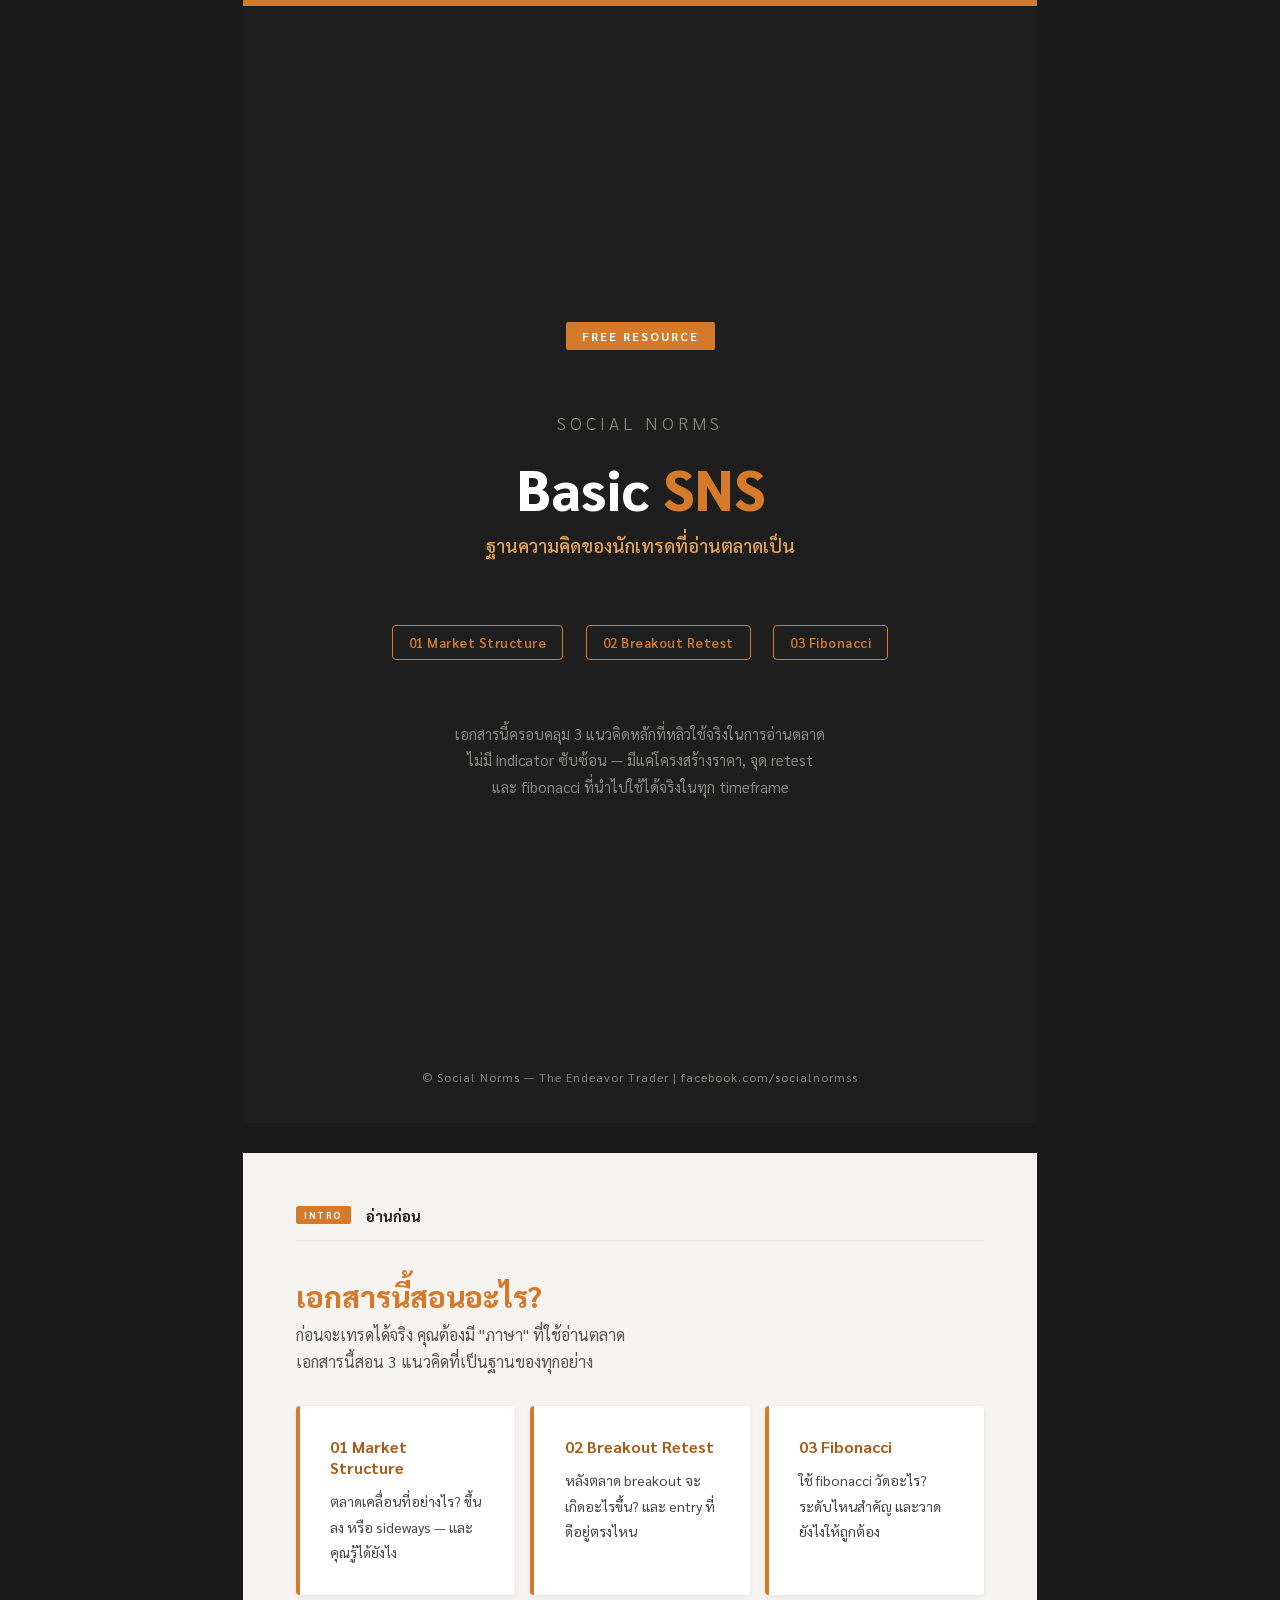
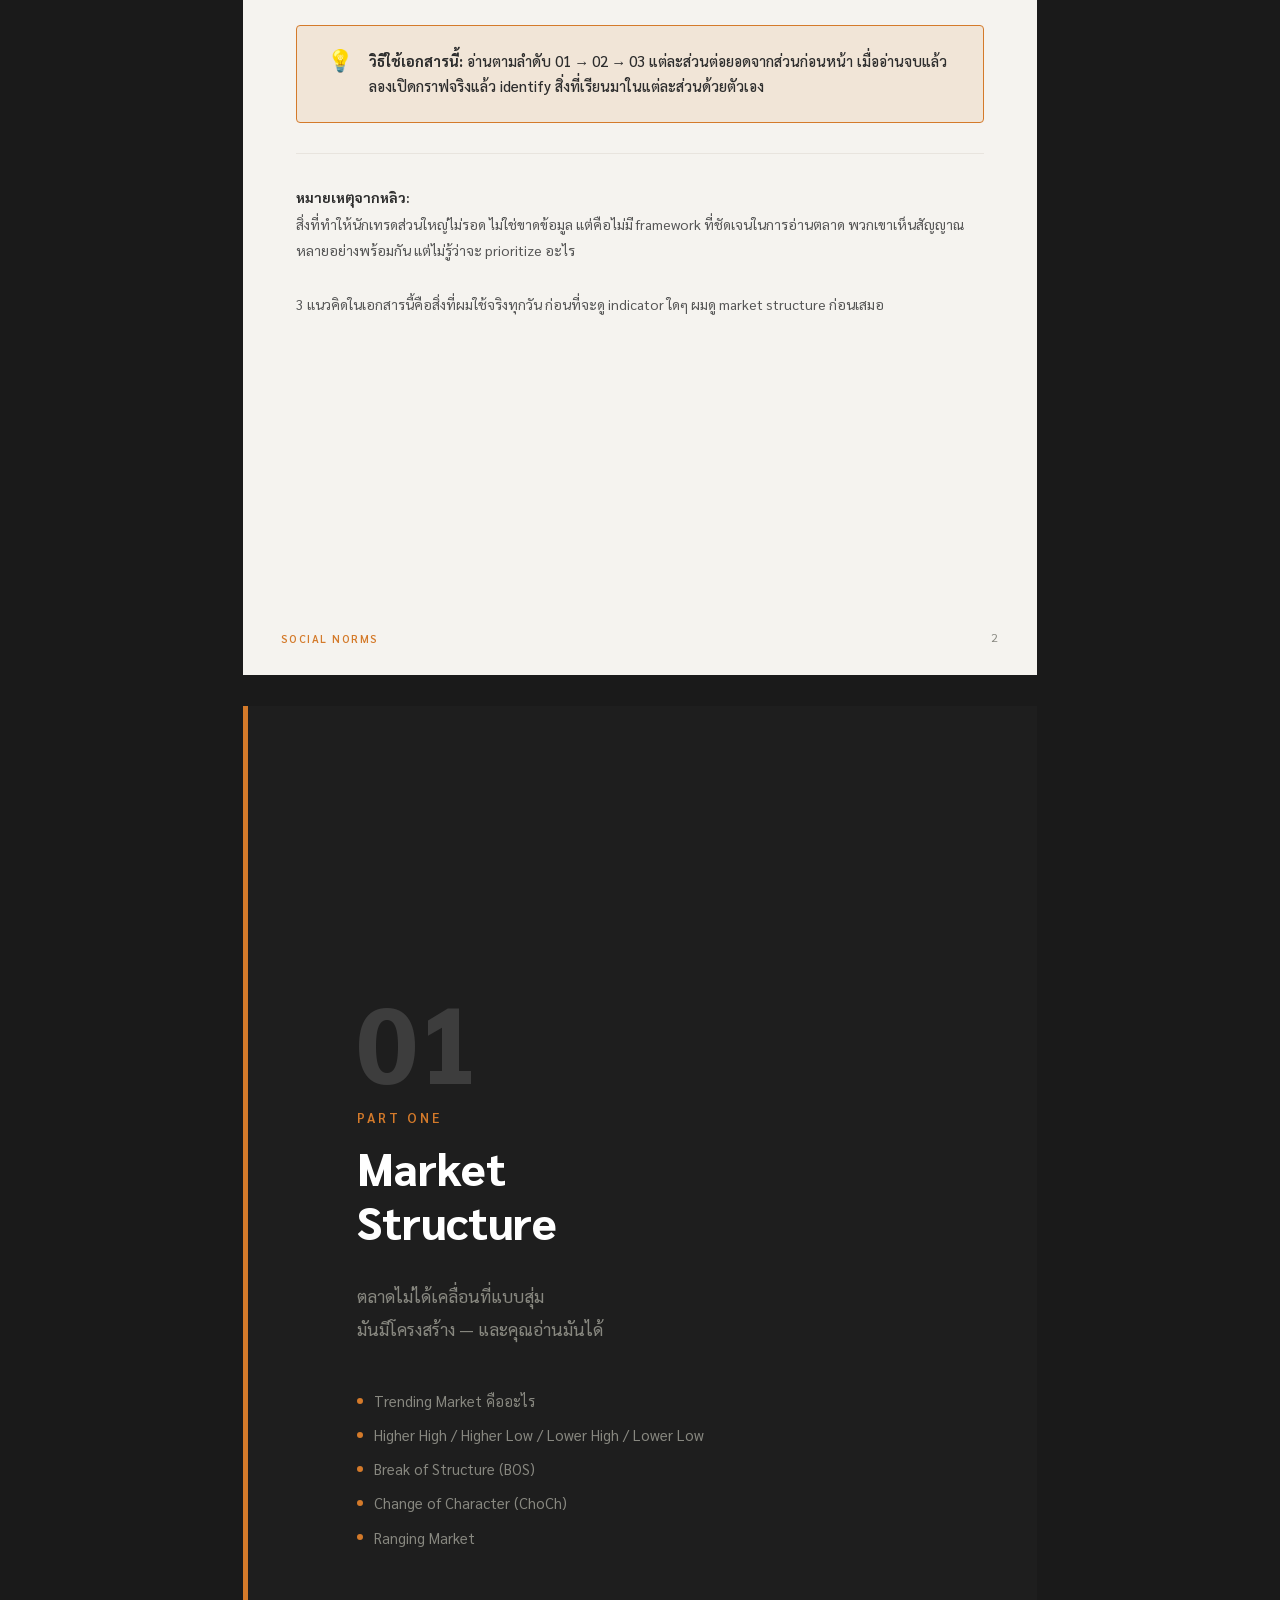
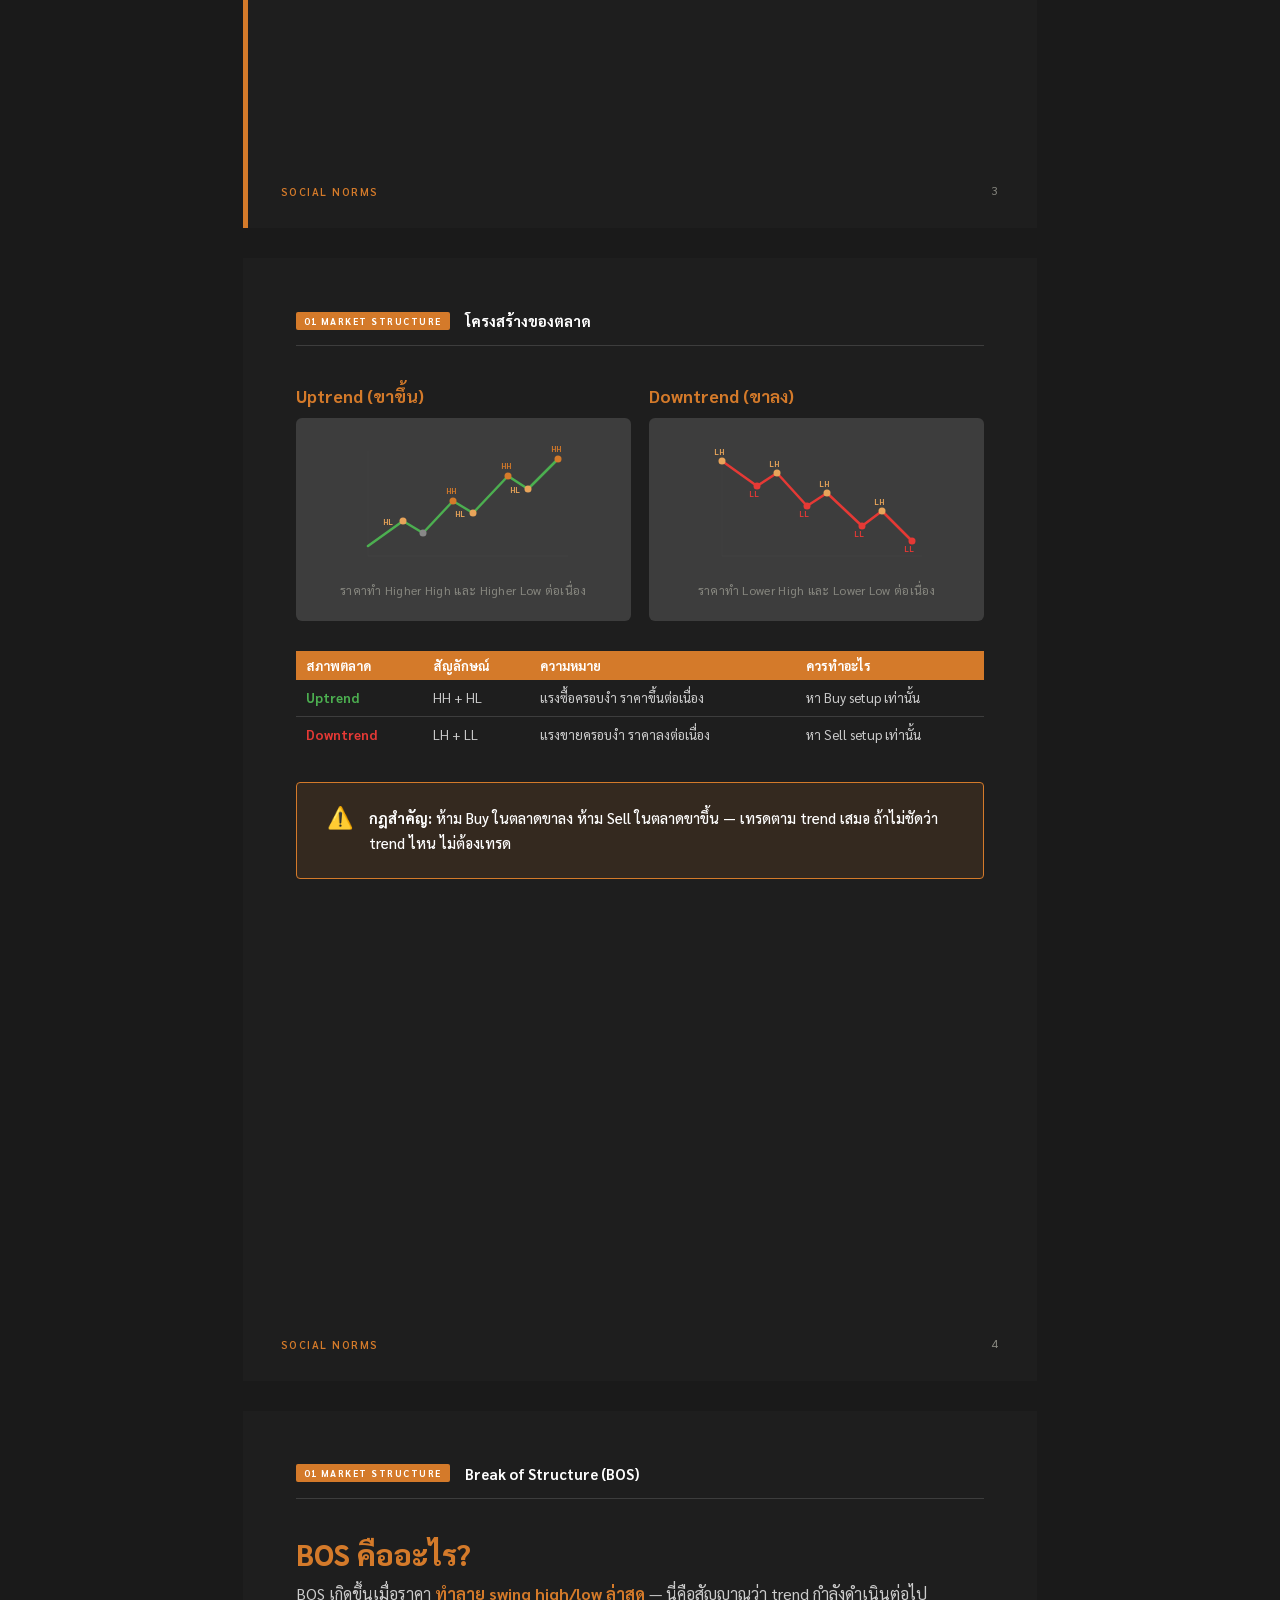
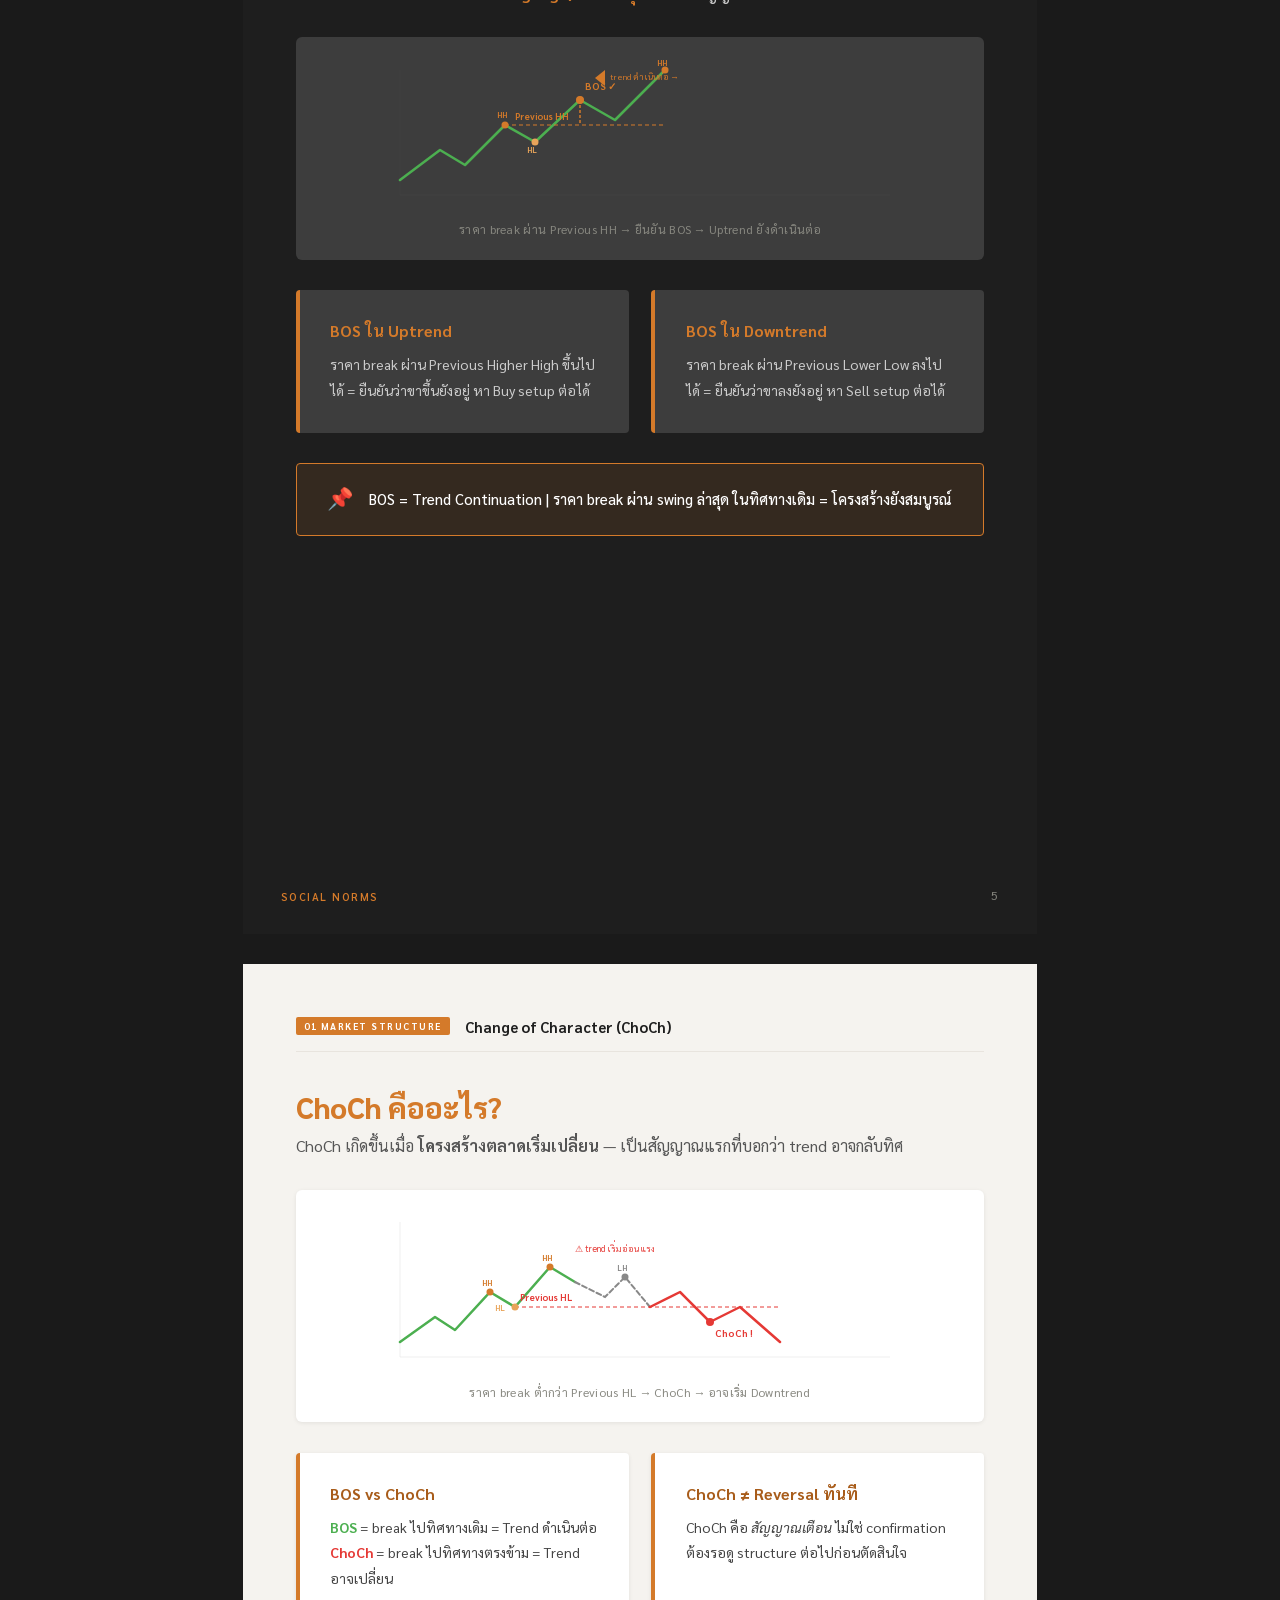
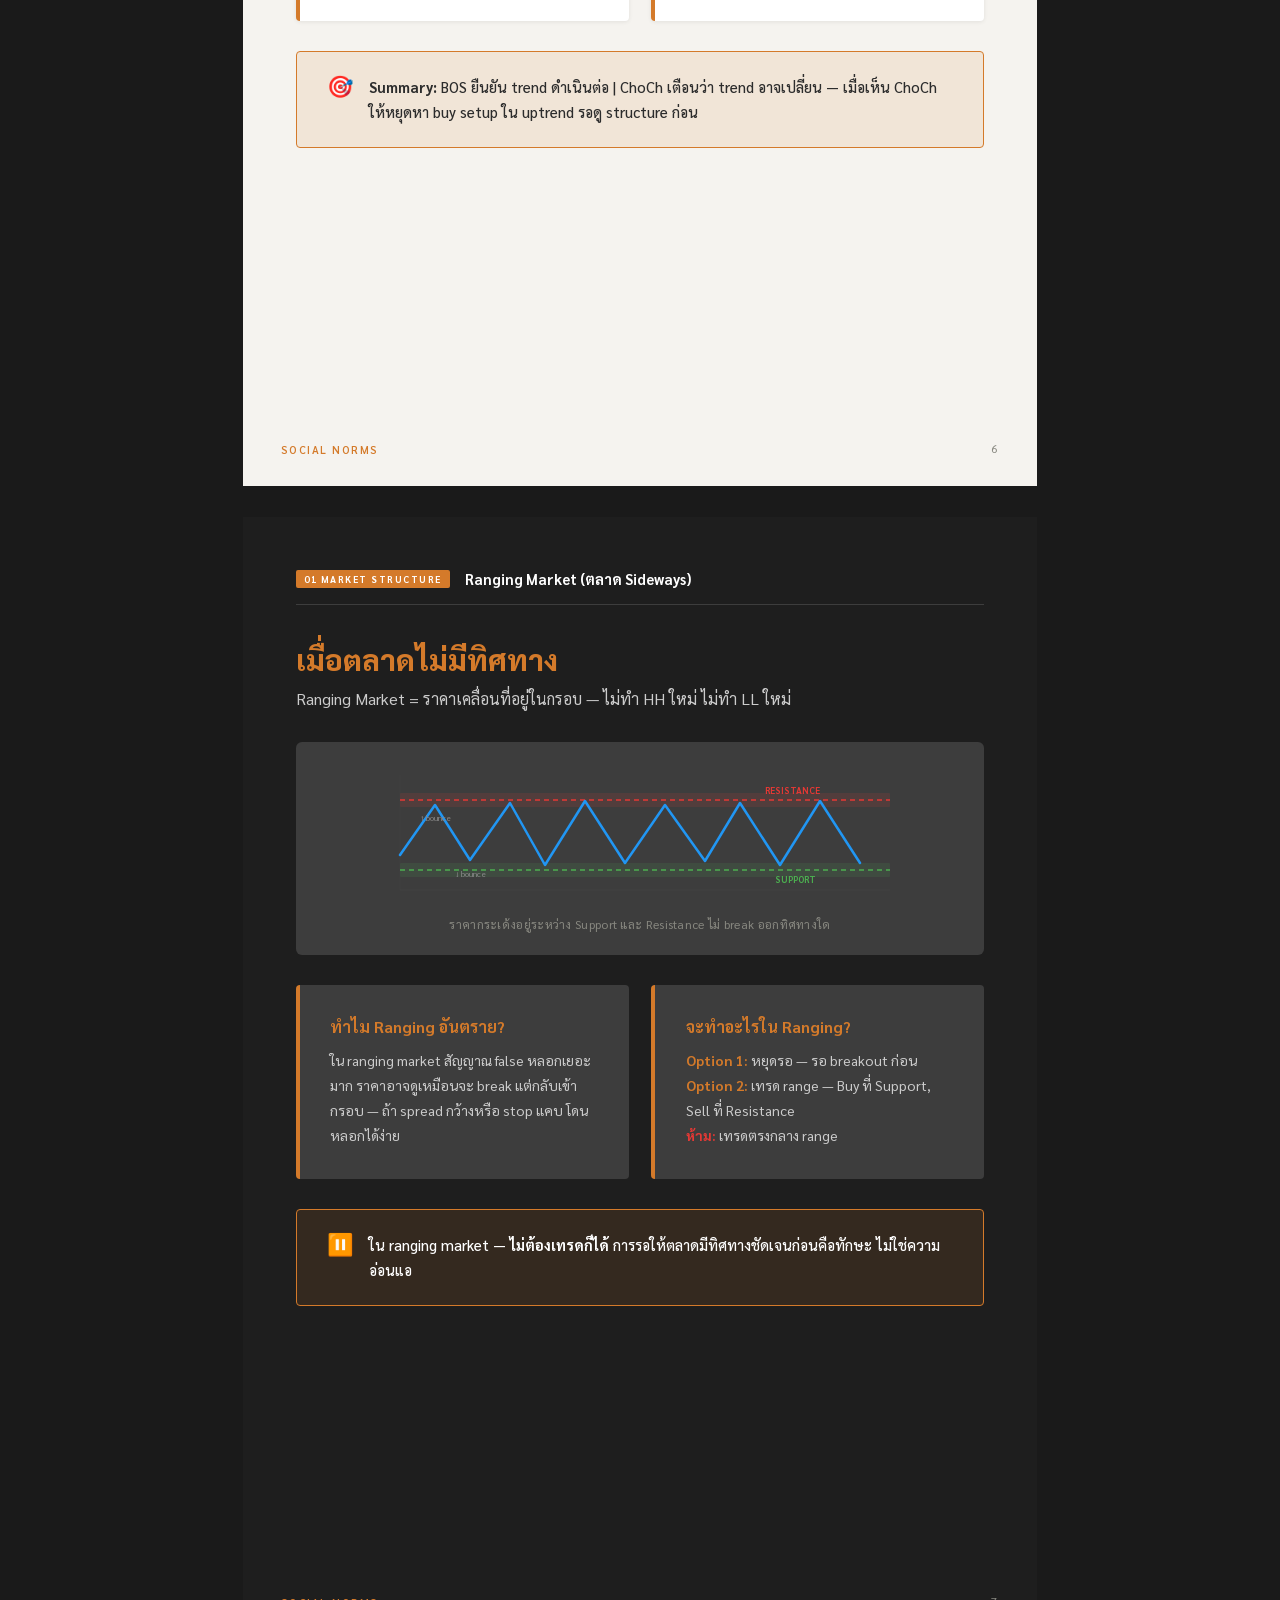
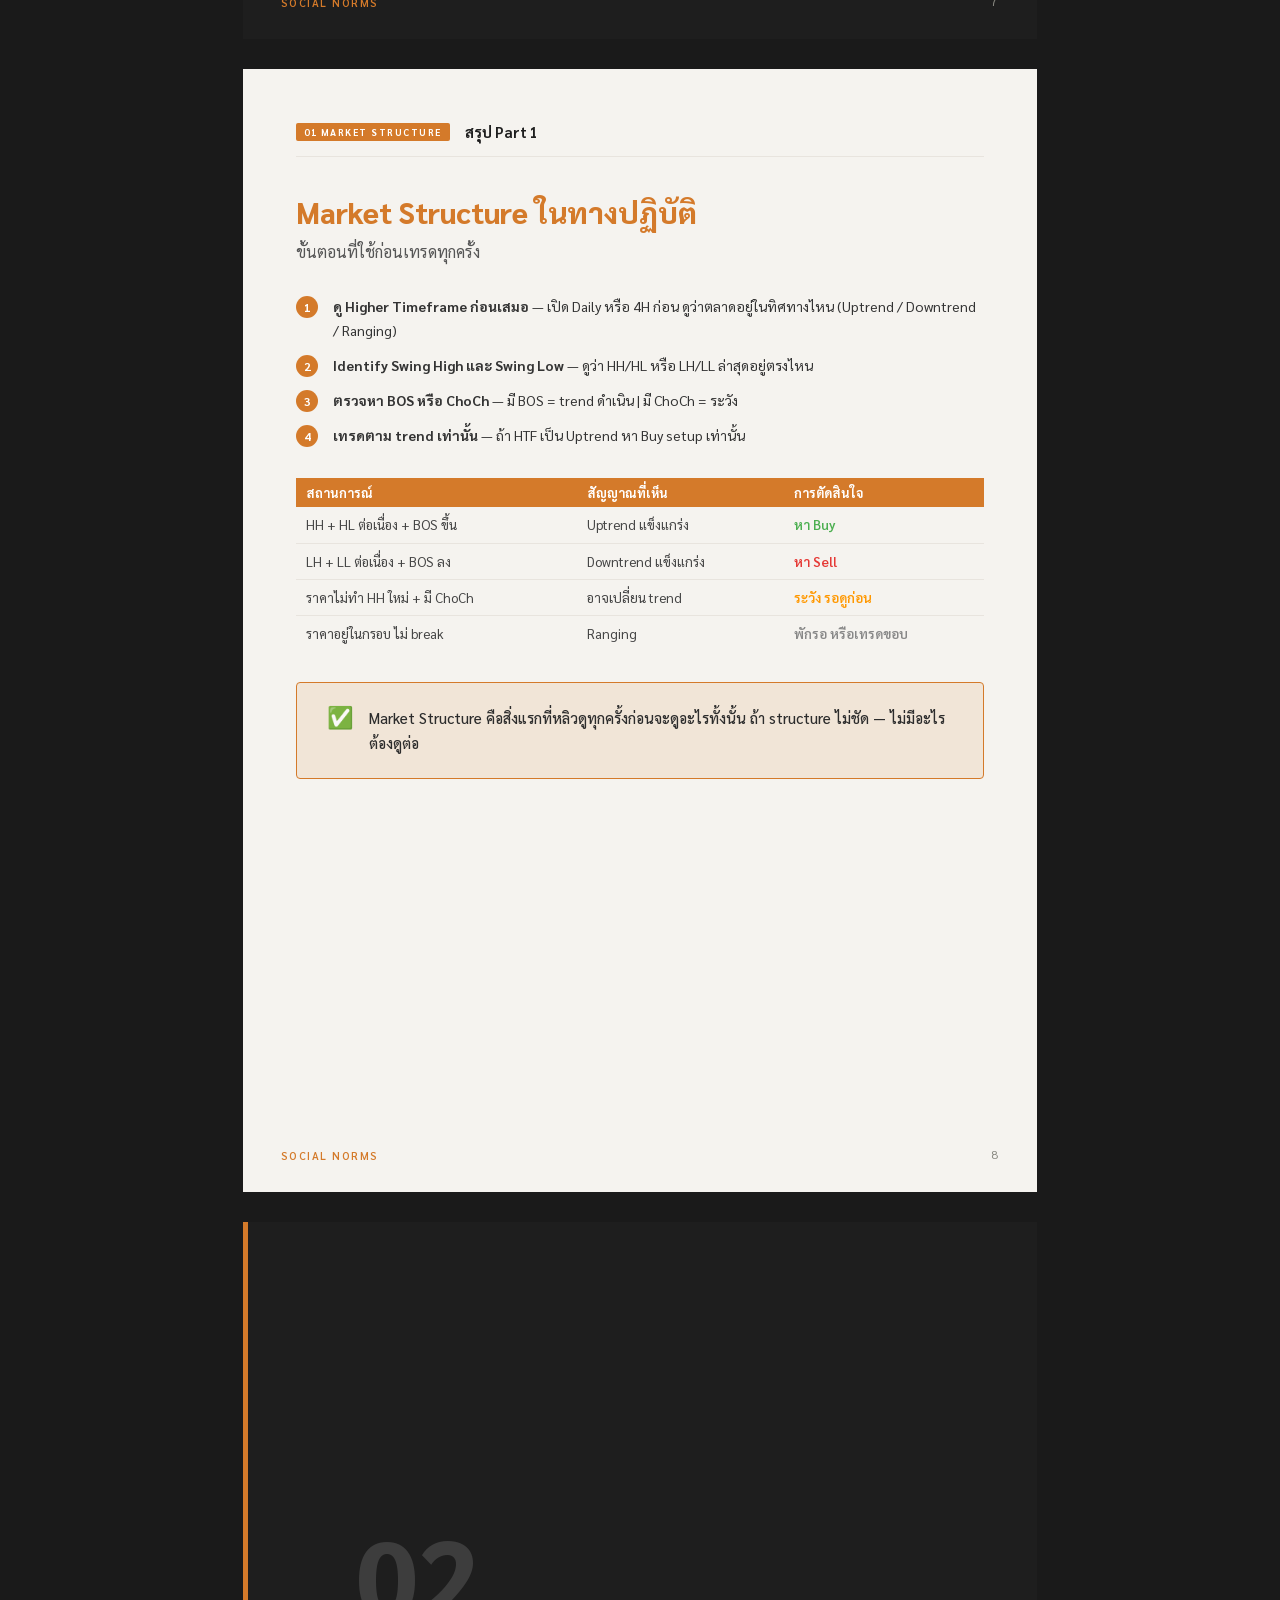
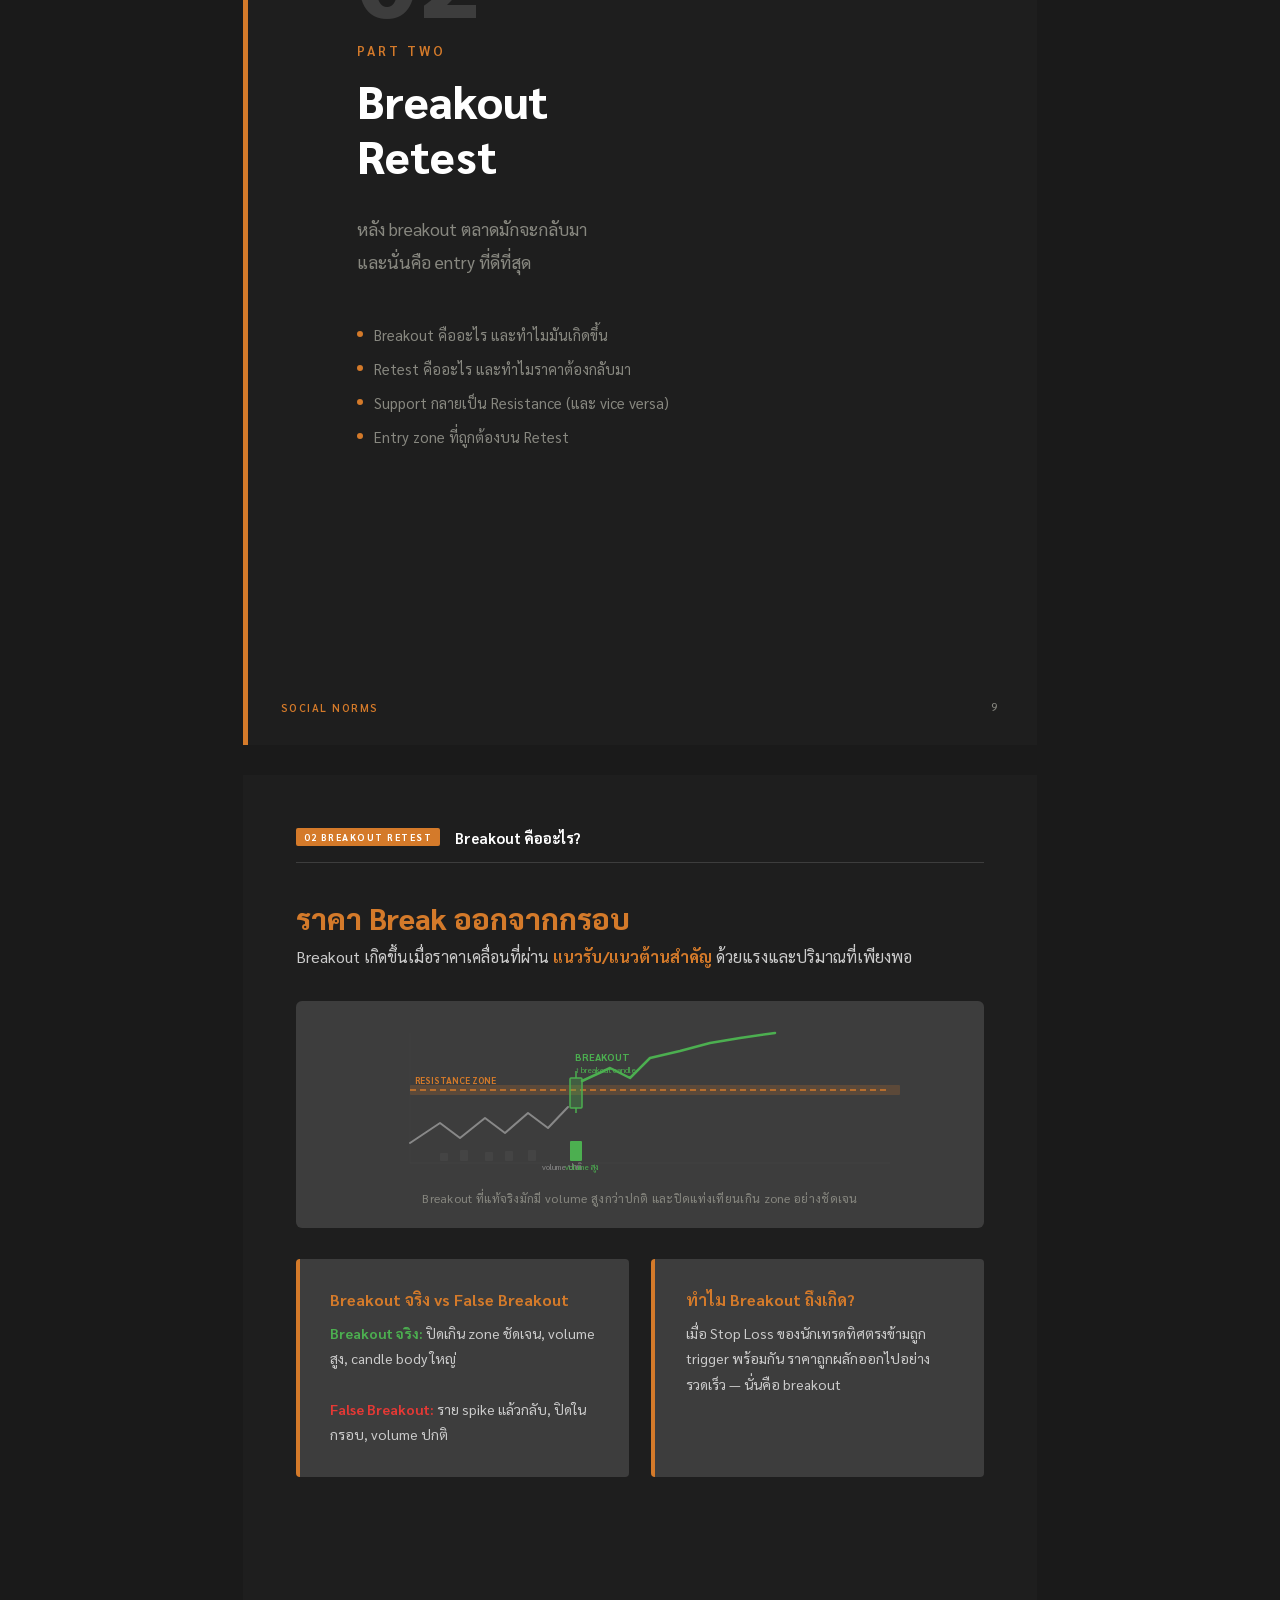
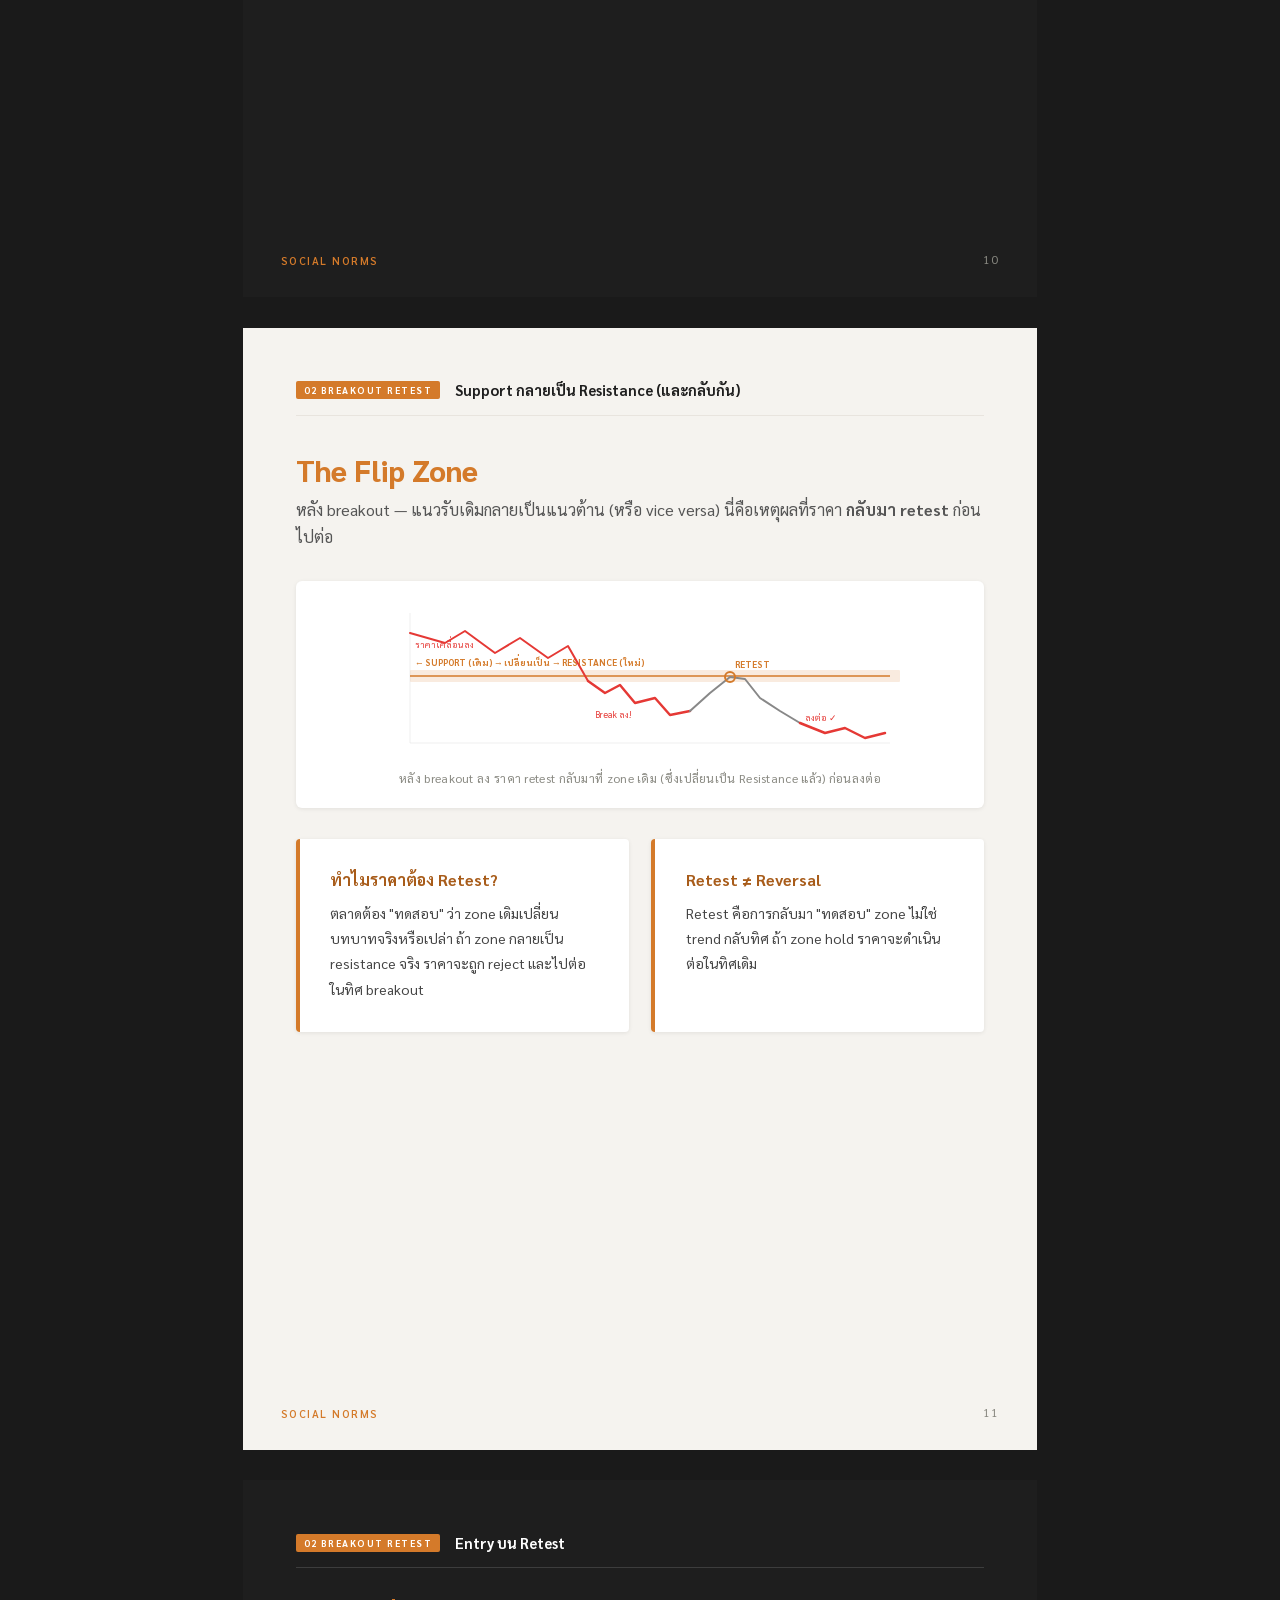
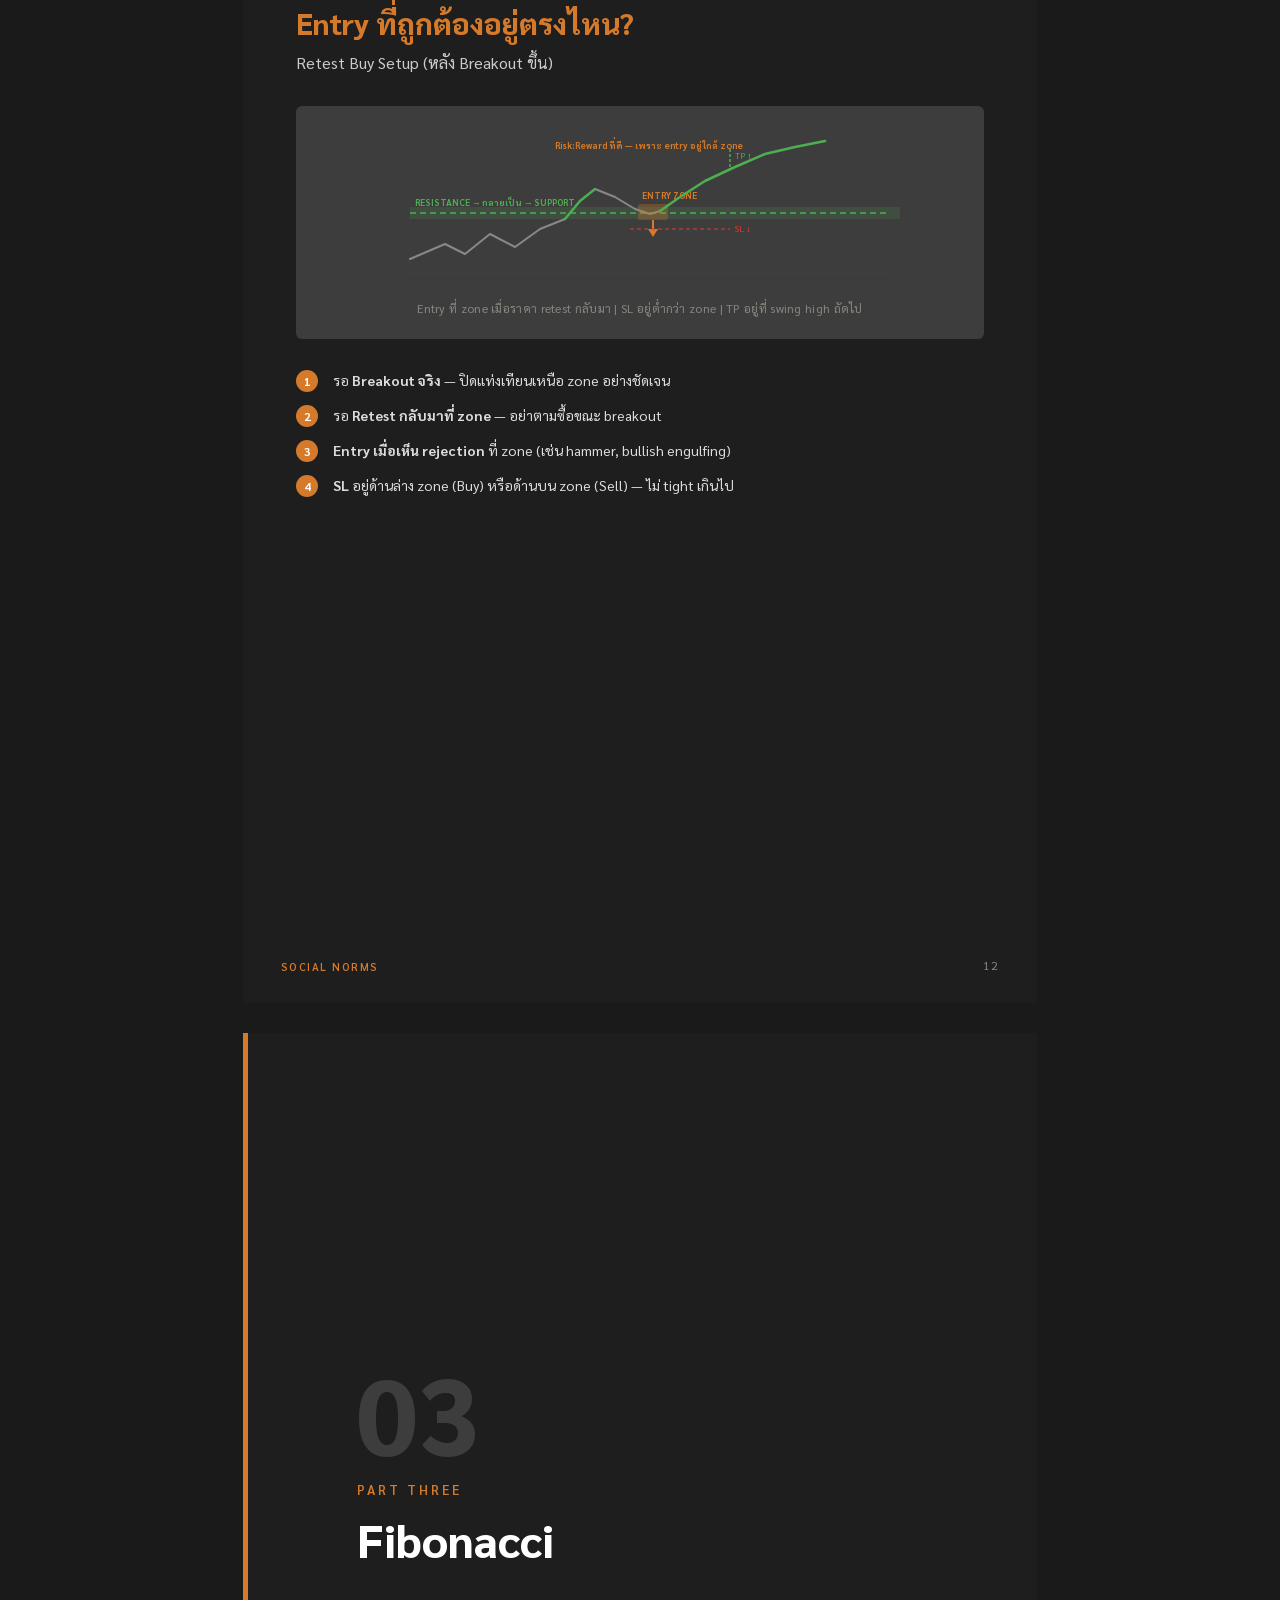
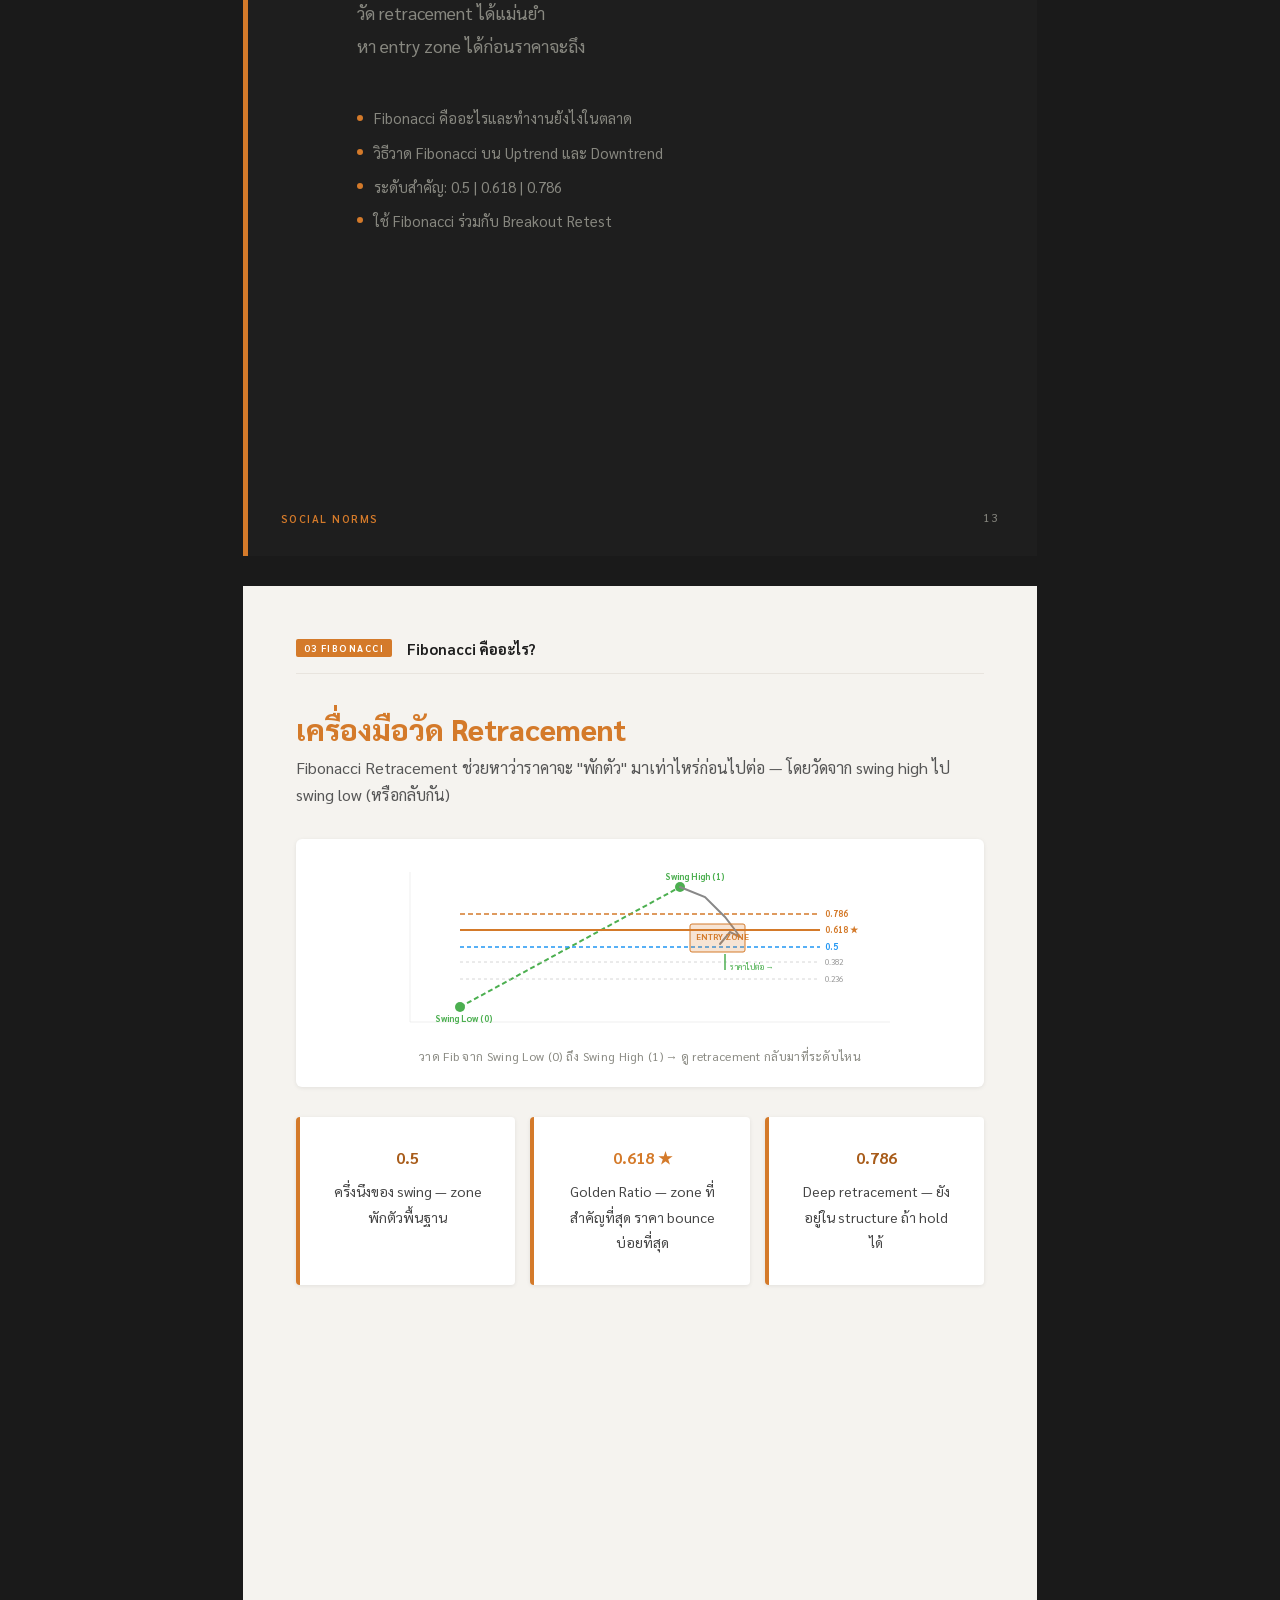
<file: basic-sns-pdf.html>
<!DOCTYPE html>
<html lang="th">
<head>
<meta charset="UTF-8">
<meta name="viewport" content="width=device-width, initial-scale=1.0">
<title>Basic SNS — Social Norms</title>
<link href="https://fonts.googleapis.com/css2?family=Sarabun:wght@300;400;500;600;700;800&display=swap" rel="stylesheet">
<style>
  :root {
    --amber: #D47A2A;
    --amber-light: #E8A45A;
    --amber-dark: #A85C1A;
    --charcoal: #1E1E1E;
    --charcoal-mid: #2C2C2C;
    --charcoal-light: #3D3D3D;
    --white: #FFFFFF;
    --off-white: #F5F3EF;
    --light-gray: #E8E4DE;
    --text-muted: #888880;
    --green: #4CAF50;
    --red: #E53935;
    --blue: #2196F3;
  }

  * { margin: 0; padding: 0; box-sizing: border-box; }

  body {
    font-family: 'Sarabun', sans-serif;
    background: #1A1A1A;
    color: var(--white);
  }

  /* ─── PAGE SYSTEM ─── */
  .page {
    width: 210mm;
    min-height: 297mm;
    margin: 0 auto 8mm;
    background: var(--charcoal);
    position: relative;
    overflow: hidden;
    page-break-after: always;
  }

  .page-light {
    background: var(--off-white);
    color: var(--charcoal);
  }

  .page-number {
    position: absolute;
    bottom: 8mm;
    right: 10mm;
    font-size: 9pt;
    color: var(--text-muted);
    letter-spacing: 1px;
  }

  .brand-mark {
    position: absolute;
    bottom: 8mm;
    left: 10mm;
    font-size: 8pt;
    color: var(--amber);
    font-weight: 600;
    letter-spacing: 1.5px;
    text-transform: uppercase;
  }

  /* ─── COVER PAGE ─── */
  .cover {
    background: var(--charcoal);
    display: flex;
    flex-direction: column;
    justify-content: center;
    align-items: center;
    min-height: 297mm;
    padding: 20mm;
    text-align: center;
    position: relative;
  }

  .cover::before {
    content: '';
    position: absolute;
    top: 0; left: 0; right: 0;
    height: 6px;
    background: var(--amber);
  }

  .cover-tag {
    background: var(--amber);
    color: var(--white);
    font-size: 9pt;
    font-weight: 700;
    letter-spacing: 2px;
    text-transform: uppercase;
    padding: 6px 16px;
    border-radius: 2px;
    margin-bottom: 16mm;
  }

  .cover-brand {
    font-size: 13pt;
    font-weight: 300;
    color: var(--text-muted);
    letter-spacing: 4px;
    text-transform: uppercase;
    margin-bottom: 6mm;
  }

  .cover-title {
    font-size: 42pt;
    font-weight: 800;
    color: var(--white);
    line-height: 1.1;
    margin-bottom: 4mm;
  }

  .cover-title span {
    color: var(--amber);
  }

  .cover-sub {
    font-size: 14pt;
    color: var(--amber-light);
    font-weight: 500;
    margin-bottom: 18mm;
  }

  .cover-modules {
    display: flex;
    gap: 6mm;
    margin-bottom: 16mm;
    flex-wrap: wrap;
    justify-content: center;
  }

  .cover-module {
    border: 1px solid var(--amber);
    padding: 8px 16px;
    border-radius: 4px;
    font-size: 10pt;
    font-weight: 600;
    color: var(--amber);
    letter-spacing: 0.5px;
  }

  .cover-desc {
    font-size: 11pt;
    color: var(--text-muted);
    line-height: 1.8;
    max-width: 140mm;
    font-weight: 400;
  }

  .cover-footer {
    position: absolute;
    bottom: 10mm;
    width: 100%;
    text-align: center;
    font-size: 9pt;
    color: var(--text-muted);
    letter-spacing: 1px;
  }

  /* ─── SECTION HEADER PAGES ─── */
  .section-header {
    display: flex;
    flex-direction: column;
    justify-content: center;
    min-height: 297mm;
    padding: 20mm;
    position: relative;
    background: var(--charcoal);
  }

  .section-header::before {
    content: '';
    position: absolute;
    left: 0; top: 0; bottom: 0;
    width: 5px;
    background: var(--amber);
  }

  .section-number {
    font-size: 80pt;
    font-weight: 800;
    color: var(--charcoal-light);
    line-height: 1;
    margin-bottom: 4mm;
    padding-left: 10mm;
  }

  .section-label {
    font-size: 10pt;
    font-weight: 600;
    color: var(--amber);
    letter-spacing: 3px;
    text-transform: uppercase;
    margin-bottom: 4mm;
    padding-left: 10mm;
  }

  .section-title {
    font-size: 34pt;
    font-weight: 800;
    color: var(--white);
    line-height: 1.2;
    margin-bottom: 8mm;
    padding-left: 10mm;
  }

  .section-desc {
    font-size: 13pt;
    color: var(--text-muted);
    line-height: 1.9;
    max-width: 140mm;
    padding-left: 10mm;
    font-weight: 400;
  }

  .section-topics {
    margin-top: 12mm;
    padding-left: 10mm;
    display: flex;
    flex-direction: column;
    gap: 4mm;
  }

  .section-topic-item {
    display: flex;
    align-items: center;
    gap: 3mm;
    font-size: 11pt;
    color: var(--text-muted);
  }

  .section-topic-item::before {
    content: '';
    width: 6px;
    height: 6px;
    background: var(--amber);
    border-radius: 50%;
    flex-shrink: 0;
  }

  /* ─── CONTENT PAGES ─── */
  .content-page {
    padding: 14mm 14mm 20mm;
    min-height: 297mm;
    position: relative;
    display: flex;
    flex-direction: column;
    gap: 8mm;
  }

  .content-page-light {
    background: var(--off-white);
    color: var(--charcoal);
  }

  .page-header {
    display: flex;
    align-items: center;
    gap: 4mm;
    padding-bottom: 4mm;
    border-bottom: 1px solid var(--charcoal-light);
    margin-bottom: 2mm;
  }

  .page-header-light {
    border-bottom-color: var(--light-gray);
  }

  .page-header-tag {
    background: var(--amber);
    color: white;
    font-size: 7pt;
    font-weight: 700;
    letter-spacing: 1.5px;
    text-transform: uppercase;
    padding: 3px 8px;
    border-radius: 2px;
  }

  .page-header-title {
    font-size: 11pt;
    font-weight: 700;
    color: var(--white);
    flex: 1;
  }

  .page-header-title-dark {
    color: var(--charcoal);
  }

  .page-title {
    font-size: 22pt;
    font-weight: 800;
    line-height: 1.2;
    margin-bottom: 2mm;
  }

  .page-title-amber { color: var(--amber); }

  .page-subtitle {
    font-size: 12pt;
    color: var(--text-muted);
    font-weight: 400;
    line-height: 1.7;
  }

  .page-subtitle-dark {
    color: #555;
  }

  /* ─── CONCEPT CARDS ─── */
  .concept-card {
    background: var(--charcoal-light);
    border-left: 4px solid var(--amber);
    border-radius: 4px;
    padding: 8mm;
  }

  .concept-card-light {
    background: white;
    border-left: 4px solid var(--amber);
    box-shadow: 0 1px 4px rgba(0,0,0,0.08);
  }

  .concept-card h3 {
    font-size: 12pt;
    font-weight: 700;
    color: var(--amber);
    margin-bottom: 3mm;
  }

  .concept-card-light h3 {
    color: var(--amber-dark);
  }

  .concept-card p {
    font-size: 10.5pt;
    line-height: 1.8;
    color: #CCC;
    font-weight: 400;
  }

  .concept-card-light p {
    color: #444;
  }

  /* ─── KEY POINT BOX ─── */
  .key-point {
    background: rgba(212, 122, 42, 0.12);
    border: 1px solid var(--amber);
    border-radius: 4px;
    padding: 6mm 8mm;
    display: flex;
    align-items: flex-start;
    gap: 4mm;
  }

  .key-point-icon {
    font-size: 16pt;
    flex-shrink: 0;
    margin-top: -1mm;
  }

  .key-point-text {
    font-size: 11pt;
    line-height: 1.7;
    color: var(--white);
    font-weight: 500;
  }

  .key-point-light .key-point-text {
    color: var(--charcoal);
  }

  /* ─── DIAGRAM CONTAINER ─── */
  .diagram-box {
    background: var(--charcoal-light);
    border-radius: 6px;
    padding: 6mm;
    display: flex;
    flex-direction: column;
    align-items: center;
  }

  .diagram-box-light {
    background: white;
    box-shadow: 0 1px 4px rgba(0,0,0,0.08);
  }

  .diagram-caption {
    font-size: 9pt;
    color: var(--text-muted);
    text-align: center;
    margin-top: 3mm;
    letter-spacing: 0.3px;
  }

  /* ─── TWO-COL LAYOUT ─── */
  .two-col {
    display: grid;
    grid-template-columns: 1fr 1fr;
    gap: 6mm;
  }

  /* ─── THREE-COL LAYOUT ─── */
  .three-col {
    display: grid;
    grid-template-columns: 1fr 1fr 1fr;
    gap: 4mm;
  }

  /* ─── RULE LIST ─── */
  .rule-list {
    display: flex;
    flex-direction: column;
    gap: 3mm;
  }

  .rule-item {
    display: flex;
    align-items: flex-start;
    gap: 4mm;
    font-size: 10.5pt;
    line-height: 1.7;
  }

  .rule-num {
    background: var(--amber);
    color: white;
    font-weight: 700;
    font-size: 9pt;
    width: 22px;
    height: 22px;
    border-radius: 50%;
    display: flex;
    align-items: center;
    justify-content: center;
    flex-shrink: 0;
    margin-top: 1px;
  }

  .rule-text { color: #DDD; }
  .rule-text-dark { color: #333; }

  /* ─── LEVEL BADGE ─── */
  .level-badge {
    display: inline-block;
    padding: 3px 10px;
    border-radius: 3px;
    font-size: 8.5pt;
    font-weight: 700;
    letter-spacing: 0.5px;
  }

  .badge-amber { background: var(--amber); color: white; }
  .badge-green { background: var(--green); color: white; }
  .badge-red { background: var(--red); color: white; }
  .badge-blue { background: var(--blue); color: white; }

  /* ─── DIVIDER ─── */
  .divider {
    height: 1px;
    background: var(--charcoal-light);
  }

  .divider-light {
    background: var(--light-gray);
  }

  /* ─── HIGHLIGHT TEXT ─── */
  .hl-amber { color: var(--amber); font-weight: 700; }
  .hl-green { color: var(--green); font-weight: 700; }
  .hl-red { color: var(--red); font-weight: 700; }
  .hl-white { color: var(--white); font-weight: 600; }

  /* ─── SUMMARY TABLE ─── */
  .summary-table {
    width: 100%;
    border-collapse: collapse;
    font-size: 10pt;
  }

  .summary-table th {
    background: var(--amber);
    color: white;
    padding: 6px 10px;
    text-align: left;
    font-weight: 700;
    font-size: 9.5pt;
  }

  .summary-table td {
    padding: 7px 10px;
    border-bottom: 1px solid var(--charcoal-light);
    color: #CCC;
    vertical-align: top;
    line-height: 1.6;
  }

  .summary-table-light td {
    border-bottom-color: var(--light-gray);
    color: #444;
  }

  .summary-table tr:last-child td {
    border-bottom: none;
  }

  /* ─── CTA SECTION ─── */
  .cta-box {
    background: var(--amber);
    border-radius: 6px;
    padding: 10mm;
    text-align: center;
  }

  .cta-box h2 {
    font-size: 18pt;
    font-weight: 800;
    color: white;
    margin-bottom: 3mm;
  }

  .cta-box p {
    font-size: 11pt;
    color: rgba(255,255,255,0.85);
    line-height: 1.7;
    margin-bottom: 6mm;
  }

  .cta-link {
    display: inline-block;
    background: white;
    color: var(--amber-dark);
    font-weight: 800;
    font-size: 11pt;
    padding: 8px 20px;
    border-radius: 4px;
    text-decoration: none;
  }

  /* ─── PRINT ─── */
  @media print {
    body { background: white; }
    .page { margin: 0; box-shadow: none; }
  }

  /* ─── SVG DIAGRAM STYLES ─── */
  svg text { font-family: 'Sarabun', sans-serif; }

</style>
</head>
<body>

<!-- ══════════════════════════════════════════════
     PAGE 1 — COVER
══════════════════════════════════════════════ -->
<div class="page">
  <div class="cover">
    <div class="cover-tag">Free Resource</div>
    <div class="cover-brand">Social Norms</div>
    <div class="cover-title">Basic <span>SNS</span></div>
    <div class="cover-sub">ฐานความคิดของนักเทรดที่อ่านตลาดเป็น</div>

    <div class="cover-modules">
      <div class="cover-module">01 Market Structure</div>
      <div class="cover-module">02 Breakout Retest</div>
      <div class="cover-module">03 Fibonacci</div>
    </div>

    <div class="cover-desc">
      เอกสารนี้ครอบคลุม 3 แนวคิดหลักที่หลิวใช้จริงในการอ่านตลาด<br>
      ไม่มี indicator ซับซ้อน — มีแค่โครงสร้างราคา, จุด retest<br>
      และ fibonacci ที่นำไปใช้ได้จริงในทุก timeframe
    </div>

    <div class="cover-footer">© Social Norms — The Endeavor Trader | facebook.com/socialnormss</div>
  </div>
</div>

<!-- ══════════════════════════════════════════════
     PAGE 2 — INTRO / HOW TO READ
══════════════════════════════════════════════ -->
<div class="page page-light">
  <div class="content-page content-page-light">
    <div class="page-header page-header-light">
      <span class="page-header-tag">Intro</span>
      <span class="page-header-title page-header-title-dark">อ่านก่อน</span>
    </div>

    <div>
      <div class="page-title page-title-amber">เอกสารนี้สอนอะไร?</div>
      <div class="page-subtitle page-subtitle-dark">
        ก่อนจะเทรดได้จริง คุณต้องมี "ภาษา" ที่ใช้อ่านตลาด<br>
        เอกสารนี้สอน 3 แนวคิดที่เป็นฐานของทุกอย่าง
      </div>
    </div>

    <div class="three-col">
      <div class="concept-card concept-card-light">
        <h3>01 Market Structure</h3>
        <p>ตลาดเคลื่อนที่อย่างไร? ขึ้น ลง หรือ sideways — และคุณรู้ได้ยังไง</p>
      </div>
      <div class="concept-card concept-card-light">
        <h3>02 Breakout Retest</h3>
        <p>หลังตลาด breakout จะเกิดอะไรขึ้น? และ entry ที่ดีอยู่ตรงไหน</p>
      </div>
      <div class="concept-card concept-card-light">
        <h3>03 Fibonacci</h3>
        <p>ใช้ fibonacci วัดอะไร? ระดับไหนสำคัญ และวาดยังไงให้ถูกต้อง</p>
      </div>
    </div>

    <div class="key-point key-point-light">
      <div class="key-point-icon">💡</div>
      <div class="key-point-text" style="color:#2C2C2C;">
        <strong>วิธีใช้เอกสารนี้:</strong> อ่านตามลำดับ 01 → 02 → 03
        แต่ละส่วนต่อยอดจากส่วนก่อนหน้า เมื่ออ่านจบแล้วลองเปิดกราฟจริงแล้ว identify
        สิ่งที่เรียนมาในแต่ละส่วนด้วยตัวเอง
      </div>
    </div>

    <div class="divider divider-light"></div>

    <div style="font-size:10.5pt; color:#555; line-height:1.9;">
      <strong style="color:#2C2C2C;">หมายเหตุจากหลิว:</strong><br>
      สิ่งที่ทำให้นักเทรดส่วนใหญ่ไม่รอด ไม่ใช่ขาดข้อมูล
      แต่คือไม่มี framework ที่ชัดเจนในการอ่านตลาด
      พวกเขาเห็นสัญญาณหลายอย่างพร้อมกัน แต่ไม่รู้ว่าจะ prioritize อะไร<br><br>
      3 แนวคิดในเอกสารนี้คือสิ่งที่ผมใช้จริงทุกวัน
      ก่อนที่จะดู indicator ใดๆ ผมดู market structure ก่อนเสมอ
    </div>
  </div>
  <div class="brand-mark">Social Norms</div>
  <div class="page-number">2</div>
</div>

<!-- ══════════════════════════════════════════════
     PAGE 3 — SECTION 1 HEADER: MARKET STRUCTURE
══════════════════════════════════════════════ -->
<div class="page">
  <div class="section-header">
    <div class="section-number">01</div>
    <div class="section-label">Part One</div>
    <div class="section-title">Market<br>Structure</div>
    <div class="section-desc">
      ตลาดไม่ได้เคลื่อนที่แบบสุ่ม<br>
      มันมีโครงสร้าง — และคุณอ่านมันได้
    </div>
    <div class="section-topics">
      <div class="section-topic-item">Trending Market คืออะไร</div>
      <div class="section-topic-item">Higher High / Higher Low / Lower High / Lower Low</div>
      <div class="section-topic-item">Break of Structure (BOS)</div>
      <div class="section-topic-item">Change of Character (ChoCh)</div>
      <div class="section-topic-item">Ranging Market</div>
    </div>
  </div>
  <div class="brand-mark">Social Norms</div>
  <div class="page-number">3</div>
</div>

<!-- ══════════════════════════════════════════════
     PAGE 4 — MARKET STRUCTURE: TREND BASICS
══════════════════════════════════════════════ -->
<div class="page">
  <div class="content-page">
    <div class="page-header">
      <span class="page-header-tag">01 Market Structure</span>
      <span class="page-header-title">โครงสร้างของตลาด</span>
    </div>

    <div class="two-col" style="gap:5mm;">
      <div>
        <div style="font-size:13pt; font-weight:700; color:var(--amber); margin-bottom:3mm;">Uptrend (ขาขึ้น)</div>
        <div class="diagram-box">
          <!-- Uptrend SVG -->
          <svg width="230" height="130" viewBox="0 0 230 130">
            <!-- Grid lines -->
            <line x1="20" y1="10" x2="20" y2="115" stroke="#444" stroke-width="0.5"/>
            <line x1="20" y1="115" x2="220" y2="115" stroke="#444" stroke-width="0.5"/>
            <!-- Price line uptrend -->
            <polyline points="20,105 55,80 75,92 105,60 125,72 160,35 180,48 210,18"
              fill="none" stroke="#4CAF50" stroke-width="2.5" stroke-linecap="round" stroke-linejoin="round"/>
            <!-- HH labels -->
            <circle cx="105" cy="60" r="3.5" fill="#D47A2A"/>
            <text x="98" y="53" fill="#D47A2A" font-size="8" font-weight="bold">HH</text>
            <circle cx="160" cy="35" r="3.5" fill="#D47A2A"/>
            <text x="153" y="28" fill="#D47A2A" font-size="8" font-weight="bold">HH</text>
            <circle cx="210" cy="18" r="3.5" fill="#D47A2A"/>
            <text x="203" y="11" fill="#D47A2A" font-size="8" font-weight="bold">HH</text>
            <!-- HL labels -->
            <circle cx="55" cy="80" r="3.5" fill="#E8A45A"/>
            <text x="35" y="84" fill="#E8A45A" font-size="8" font-weight="bold">HL</text>
            <circle cx="75" cy="92" r="3.5" fill="#888"/>
            <circle cx="125" cy="72" r="3.5" fill="#E8A45A"/>
            <text x="107" y="76" fill="#E8A45A" font-size="8" font-weight="bold">HL</text>
            <circle cx="180" cy="48" r="3.5" fill="#E8A45A"/>
            <text x="162" y="52" fill="#E8A45A" font-size="8" font-weight="bold">HL</text>
          </svg>
          <div class="diagram-caption">ราคาทำ Higher High และ Higher Low ต่อเนื่อง</div>
        </div>
      </div>

      <div>
        <div style="font-size:13pt; font-weight:700; color:var(--amber); margin-bottom:3mm;">Downtrend (ขาลง)</div>
        <div class="diagram-box">
          <!-- Downtrend SVG -->
          <svg width="230" height="130" viewBox="0 0 230 130">
            <line x1="20" y1="10" x2="20" y2="115" stroke="#444" stroke-width="0.5"/>
            <line x1="20" y1="115" x2="220" y2="115" stroke="#444" stroke-width="0.5"/>
            <polyline points="20,20 55,45 75,32 105,65 125,52 160,85 180,70 210,100"
              fill="none" stroke="#E53935" stroke-width="2.5" stroke-linecap="round" stroke-linejoin="round"/>
            <!-- LH labels -->
            <circle cx="20" cy="20" r="3.5" fill="#E8A45A"/>
            <text x="12" y="14" fill="#E8A45A" font-size="8" font-weight="bold">LH</text>
            <circle cx="75" cy="32" r="3.5" fill="#E8A45A"/>
            <text x="67" y="26" fill="#E8A45A" font-size="8" font-weight="bold">LH</text>
            <circle cx="125" cy="52" r="3.5" fill="#E8A45A"/>
            <text x="117" y="46" fill="#E8A45A" font-size="8" font-weight="bold">LH</text>
            <circle cx="180" cy="70" r="3.5" fill="#E8A45A"/>
            <text x="172" y="64" fill="#E8A45A" font-size="8" font-weight="bold">LH</text>
            <!-- LL labels -->
            <circle cx="55" cy="45" r="3.5" fill="#E53935"/>
            <text x="47" y="56" fill="#E53935" font-size="8" font-weight="bold">LL</text>
            <circle cx="105" cy="65" r="3.5" fill="#E53935"/>
            <text x="97" y="76" fill="#E53935" font-size="8" font-weight="bold">LL</text>
            <circle cx="160" cy="85" r="3.5" fill="#E53935"/>
            <text x="152" y="96" fill="#E53935" font-size="8" font-weight="bold">LL</text>
            <circle cx="210" cy="100" r="3.5" fill="#E53935"/>
            <text x="202" y="111" fill="#E53935" font-size="8" font-weight="bold">LL</text>
          </svg>
          <div class="diagram-caption">ราคาทำ Lower High และ Lower Low ต่อเนื่อง</div>
        </div>
      </div>
    </div>

    <table class="summary-table">
      <tr>
        <th>สภาพตลาด</th>
        <th>สัญลักษณ์</th>
        <th>ความหมาย</th>
        <th>ควรทำอะไร</th>
      </tr>
      <tr>
        <td><span class="hl-green">Uptrend</span></td>
        <td>HH + HL</td>
        <td>แรงซื้อครอบงำ ราคาขึ้นต่อเนื่อง</td>
        <td>หา Buy setup เท่านั้น</td>
      </tr>
      <tr>
        <td><span class="hl-red">Downtrend</span></td>
        <td>LH + LL</td>
        <td>แรงขายครอบงำ ราคาลงต่อเนื่อง</td>
        <td>หา Sell setup เท่านั้น</td>
      </tr>
    </table>

    <div class="key-point">
      <div class="key-point-icon">⚠️</div>
      <div class="key-point-text">
        <strong>กฎสำคัญ:</strong> ห้าม Buy ในตลาดขาลง ห้าม Sell ในตลาดขาขึ้น
        — เทรดตาม trend เสมอ ถ้าไม่ชัดว่า trend ไหน ไม่ต้องเทรด
      </div>
    </div>
  </div>
  <div class="brand-mark">Social Norms</div>
  <div class="page-number">4</div>
</div>

<!-- ══════════════════════════════════════════════
     PAGE 5 — BREAK OF STRUCTURE (BOS)
══════════════════════════════════════════════ -->
<div class="page">
  <div class="content-page">
    <div class="page-header">
      <span class="page-header-tag">01 Market Structure</span>
      <span class="page-header-title">Break of Structure (BOS)</span>
    </div>

    <div>
      <div class="page-title page-title-amber">BOS คืออะไร?</div>
      <div class="page-subtitle" style="color:#CCC;">
        BOS เกิดขึ้นเมื่อราคา <strong style="color:#D47A2A;">ทำลาย swing high/low ล่าสุด</strong>
        — นี่คือสัญญาณว่า trend กำลังดำเนินต่อไป
      </div>
    </div>

    <div class="diagram-box">
      <svg width="520" height="150" viewBox="0 0 520 150">
        <!-- Grid -->
        <line x1="20" y1="10" x2="20" y2="135" stroke="#444" stroke-width="0.5"/>
        <line x1="20" y1="135" x2="510" y2="135" stroke="#444" stroke-width="0.5"/>

        <!-- Price movement -->
        <polyline points="20,120 60,90 85,105 125,65 155,82 200,40 235,60 285,10"
          fill="none" stroke="#4CAF50" stroke-width="2.5" stroke-linecap="round" stroke-linejoin="round"/>

        <!-- Previous HH dashed line -->
        <line x1="125" y1="65" x2="285" y2="65" stroke="#D47A2A" stroke-width="1" stroke-dasharray="4,3"/>
        <text x="135" y="60" fill="#D47A2A" font-size="9" font-weight="bold">Previous HH</text>

        <!-- BOS label -->
        <circle cx="200" cy="40" r="4" fill="#D47A2A"/>
        <line x1="200" y1="40" x2="200" y2="65" stroke="#D47A2A" stroke-width="1.5" stroke-dasharray="3,2"/>
        <text x="205" y="30" fill="#D47A2A" font-size="10" font-weight="bold">BOS ✓</text>

        <!-- Labels -->
        <circle cx="125" cy="65" r="3.5" fill="#D47A2A"/>
        <text x="117" y="58" fill="#D47A2A" font-size="8" font-weight="bold">HH</text>
        <circle cx="155" cy="82" r="3.5" fill="#E8A45A"/>
        <text x="147" y="93" fill="#E8A45A" font-size="8" font-weight="bold">HL</text>

        <!-- Arrow showing breakout -->
        <polygon points="215,18 225,10 225,26" fill="#D47A2A"/>
        <text x="230" y="20" fill="#D47A2A" font-size="8.5">trend ดำเนินต่อ →</text>

        <!-- HH labels on BOS points -->
        <circle cx="200" cy="40" r="3.5" fill="#D47A2A"/>
        <circle cx="285" cy="10" r="3.5" fill="#D47A2A"/>
        <text x="277" y="6" fill="#D47A2A" font-size="8" font-weight="bold">HH</text>
      </svg>
      <div class="diagram-caption">ราคา break ผ่าน Previous HH → ยืนยัน BOS → Uptrend ยังดำเนินต่อ</div>
    </div>

    <div class="two-col">
      <div class="concept-card">
        <h3>BOS ใน Uptrend</h3>
        <p>ราคา break ผ่าน Previous Higher High ขึ้นไปได้ = ยืนยันว่าขาขึ้นยังอยู่ หา Buy setup ต่อได้</p>
      </div>
      <div class="concept-card">
        <h3>BOS ใน Downtrend</h3>
        <p>ราคา break ผ่าน Previous Lower Low ลงไปได้ = ยืนยันว่าขาลงยังอยู่ หา Sell setup ต่อได้</p>
      </div>
    </div>

    <div class="key-point">
      <div class="key-point-icon">📌</div>
      <div class="key-point-text">
        BOS = Trend Continuation | ราคา break ผ่าน swing ล่าสุด ในทิศทางเดิม = โครงสร้างยังสมบูรณ์
      </div>
    </div>
  </div>
  <div class="brand-mark">Social Norms</div>
  <div class="page-number">5</div>
</div>

<!-- ══════════════════════════════════════════════
     PAGE 6 — CHANGE OF CHARACTER (ChoCh)
══════════════════════════════════════════════ -->
<div class="page page-light">
  <div class="content-page content-page-light">
    <div class="page-header page-header-light">
      <span class="page-header-tag">01 Market Structure</span>
      <span class="page-header-title page-header-title-dark">Change of Character (ChoCh)</span>
    </div>

    <div>
      <div class="page-title page-title-amber">ChoCh คืออะไร?</div>
      <div class="page-subtitle page-subtitle-dark">
        ChoCh เกิดขึ้นเมื่อ <strong>โครงสร้างตลาดเริ่มเปลี่ยน</strong>
        — เป็นสัญญาณแรกที่บอกว่า trend อาจกลับทิศ
      </div>
    </div>

    <div class="diagram-box diagram-box-light">
      <svg width="520" height="160" viewBox="0 0 520 160">
        <line x1="20" y1="10" x2="20" y2="145" stroke="#DDD" stroke-width="0.5"/>
        <line x1="20" y1="145" x2="510" y2="145" stroke="#DDD" stroke-width="0.5"/>

        <!-- Uptrend portion -->
        <polyline points="20,130 55,105 75,118 110,80 135,95 170,55 195,70"
          fill="none" stroke="#4CAF50" stroke-width="2.5" stroke-linecap="round" stroke-linejoin="round"/>

        <!-- Transition / Choppy -->
        <polyline points="195,70 225,85 245,65 270,95"
          fill="none" stroke="#888" stroke-width="2" stroke-dasharray="5,3" stroke-linecap="round"/>

        <!-- ChoCh break below HL -->
        <polyline points="270,95 300,80 330,110 360,95 400,130"
          fill="none" stroke="#E53935" stroke-width="2.5" stroke-linecap="round" stroke-linejoin="round"/>

        <!-- Previous HL dashed line -->
        <line x1="135" y1="95" x2="400" y2="95" stroke="#E53935" stroke-width="1" stroke-dasharray="4,3"/>
        <text x="140" y="89" fill="#E53935" font-size="9" font-weight="bold">Previous HL</text>

        <!-- ChoCh label -->
        <circle cx="330" cy="110" r="4" fill="#E53935"/>
        <text x="335" y="125" fill="#E53935" font-size="10" font-weight="bold">ChoCh !</text>

        <!-- Structure labels -->
        <circle cx="110" cy="80" r="3.5" fill="#D47A2A"/>
        <text x="102" y="74" fill="#D47A2A" font-size="8" font-weight="bold">HH</text>
        <circle cx="170" cy="55" r="3.5" fill="#D47A2A"/>
        <text x="162" y="49" fill="#D47A2A" font-size="8" font-weight="bold">HH</text>
        <circle cx="135" cy="95" r="3.5" fill="#E8A45A"/>
        <text x="115" y="99" fill="#E8A45A" font-size="8" font-weight="bold">HL</text>
        <circle cx="245" cy="65" r="3.5" fill="#888"/>
        <text x="237" y="59" fill="#888" font-size="8" font-weight="bold">LH</text>

        <!-- Warning arrow -->
        <text x="195" y="40" fill="#E53935" font-size="9">⚠ trend เริ่มอ่อนแรง</text>
      </svg>
      <div class="diagram-caption">ราคา break ต่ำกว่า Previous HL → ChoCh → อาจเริ่ม Downtrend</div>
    </div>

    <div class="two-col">
      <div class="concept-card concept-card-light">
        <h3>BOS vs ChoCh</h3>
        <p><strong style="color:#4CAF50;">BOS</strong> = break ไปทิศทางเดิม = Trend ดำเนินต่อ<br>
        <strong style="color:#E53935;">ChoCh</strong> = break ไปทิศทางตรงข้าม = Trend อาจเปลี่ยน</p>
      </div>
      <div class="concept-card concept-card-light">
        <h3>ChoCh ≠ Reversal ทันที</h3>
        <p>ChoCh คือ <em>สัญญาณเตือน</em> ไม่ใช่ confirmation
        ต้องรอดู structure ต่อไปก่อนตัดสินใจ</p>
      </div>
    </div>

    <div class="key-point key-point-light">
      <div class="key-point-icon">🎯</div>
      <div class="key-point-text" style="color:#2C2C2C;">
        <strong>Summary:</strong> BOS ยืนยัน trend ดำเนินต่อ | ChoCh เตือนว่า trend อาจเปลี่ยน
        — เมื่อเห็น ChoCh ให้หยุดหา buy setup ใน uptrend รอดู structure ก่อน
      </div>
    </div>
  </div>
  <div class="brand-mark">Social Norms</div>
  <div class="page-number">6</div>
</div>

<!-- ══════════════════════════════════════════════
     PAGE 7 — RANGING MARKET
══════════════════════════════════════════════ -->
<div class="page">
  <div class="content-page">
    <div class="page-header">
      <span class="page-header-tag">01 Market Structure</span>
      <span class="page-header-title">Ranging Market (ตลาด Sideways)</span>
    </div>

    <div>
      <div class="page-title page-title-amber">เมื่อตลาดไม่มีทิศทาง</div>
      <div class="page-subtitle" style="color:#CCC;">
        Ranging Market = ราคาเคลื่อนที่อยู่ในกรอบ — ไม่ทำ HH ใหม่ ไม่ทำ LL ใหม่
      </div>
    </div>

    <div class="diagram-box">
      <svg width="520" height="140" viewBox="0 0 520 140">
        <line x1="20" y1="10" x2="20" y2="125" stroke="#444" stroke-width="0.5"/>
        <line x1="20" y1="125" x2="510" y2="125" stroke="#444" stroke-width="0.5"/>

        <!-- Resistance zone -->
        <rect x="20" y="28" width="490" height="14" fill="rgba(229,57,53,0.12)" rx="1"/>
        <line x1="20" y1="35" x2="510" y2="35" stroke="#E53935" stroke-width="1.5" stroke-dasharray="5,4"/>
        <text x="385" y="29" fill="#E53935" font-size="9" font-weight="bold">RESISTANCE</text>

        <!-- Support zone -->
        <rect x="20" y="98" width="490" height="14" fill="rgba(76,175,80,0.12)" rx="1"/>
        <line x1="20" y1="105" x2="510" y2="105" stroke="#4CAF50" stroke-width="1.5" stroke-dasharray="5,4"/>
        <text x="395" y="118" fill="#4CAF50" font-size="9" font-weight="bold">SUPPORT</text>

        <!-- Price bouncing in range -->
        <polyline points="20,90 55,40 90,95 130,38 165,100 205,36 245,98 285,40 325,96 360,38 400,100 440,36 480,98"
          fill="none" stroke="#2196F3" stroke-width="2.5" stroke-linecap="round" stroke-linejoin="round"/>

        <!-- Bounce labels -->
        <text x="40" y="56" fill="#888" font-size="8">↑ bounce</text>
        <text x="75" y="112" fill="#888" font-size="8">↓ bounce</text>
      </svg>
      <div class="diagram-caption">ราคากระเด้งอยู่ระหว่าง Support และ Resistance ไม่ break ออกทิศทางใด</div>
    </div>

    <div class="two-col">
      <div class="concept-card">
        <h3>ทำไม Ranging อันตราย?</h3>
        <p>ใน ranging market สัญญาณ false หลอกเยอะมาก ราคาอาจดูเหมือนจะ break แต่กลับเข้ากรอบ — ถ้า spread กว้างหรือ stop แคบ โดนหลอกได้ง่าย</p>
      </div>
      <div class="concept-card">
        <h3>จะทำอะไรใน Ranging?</h3>
        <p>
          <span class="hl-amber">Option 1:</span> หยุดรอ — รอ breakout ก่อน<br>
          <span class="hl-amber">Option 2:</span> เทรด range — Buy ที่ Support, Sell ที่ Resistance<br>
          <span class="hl-red">ห้าม:</span> เทรดตรงกลาง range
        </p>
      </div>
    </div>

    <div class="key-point">
      <div class="key-point-icon">⏸️</div>
      <div class="key-point-text">
        ใน ranging market — <strong>ไม่ต้องเทรดก็ได้</strong> การรอให้ตลาดมีทิศทางชัดเจนก่อนคือทักษะ ไม่ใช่ความอ่อนแอ
      </div>
    </div>
  </div>
  <div class="brand-mark">Social Norms</div>
  <div class="page-number">7</div>
</div>

<!-- ══════════════════════════════════════════════
     PAGE 8 — MS SUMMARY
══════════════════════════════════════════════ -->
<div class="page page-light">
  <div class="content-page content-page-light">
    <div class="page-header page-header-light">
      <span class="page-header-tag">01 Market Structure</span>
      <span class="page-header-title page-header-title-dark">สรุป Part 1</span>
    </div>

    <div>
      <div class="page-title page-title-amber">Market Structure ในทางปฏิบัติ</div>
      <div class="page-subtitle page-subtitle-dark">
        ขั้นตอนที่ใช้ก่อนเทรดทุกครั้ง
      </div>
    </div>

    <div class="rule-list">
      <div class="rule-item">
        <div class="rule-num">1</div>
        <div class="rule-text rule-text-dark">
          <strong>ดู Higher Timeframe ก่อนเสมอ</strong> — เปิด Daily หรือ 4H ก่อน ดูว่าตลาดอยู่ในทิศทางไหน
          (Uptrend / Downtrend / Ranging)
        </div>
      </div>
      <div class="rule-item">
        <div class="rule-num">2</div>
        <div class="rule-text rule-text-dark">
          <strong>Identify Swing High และ Swing Low</strong> — ดูว่า HH/HL หรือ LH/LL ล่าสุดอยู่ตรงไหน
        </div>
      </div>
      <div class="rule-item">
        <div class="rule-num">3</div>
        <div class="rule-text rule-text-dark">
          <strong>ตรวจหา BOS หรือ ChoCh</strong> — มี BOS = trend ดำเนิน | มี ChoCh = ระวัง
        </div>
      </div>
      <div class="rule-item">
        <div class="rule-num">4</div>
        <div class="rule-text rule-text-dark">
          <strong>เทรดตาม trend เท่านั้น</strong> — ถ้า HTF เป็น Uptrend หา Buy setup เท่านั้น
        </div>
      </div>
    </div>

    <table class="summary-table summary-table-light">
      <tr>
        <th>สถานการณ์</th>
        <th>สัญญาณที่เห็น</th>
        <th>การตัดสินใจ</th>
      </tr>
      <tr>
        <td>HH + HL ต่อเนื่อง + BOS ขึ้น</td>
        <td>Uptrend แข็งแกร่ง</td>
        <td style="color:#4CAF50; font-weight:600;">หา Buy</td>
      </tr>
      <tr>
        <td>LH + LL ต่อเนื่อง + BOS ลง</td>
        <td>Downtrend แข็งแกร่ง</td>
        <td style="color:#E53935; font-weight:600;">หา Sell</td>
      </tr>
      <tr>
        <td>ราคาไม่ทำ HH ใหม่ + มี ChoCh</td>
        <td>อาจเปลี่ยน trend</td>
        <td style="color:#FF9800; font-weight:600;">ระวัง รอดูก่อน</td>
      </tr>
      <tr>
        <td>ราคาอยู่ในกรอบ ไม่ break</td>
        <td>Ranging</td>
        <td style="color:#888; font-weight:600;">พักรอ หรือเทรดขอบ</td>
      </tr>
    </table>

    <div class="key-point key-point-light">
      <div class="key-point-icon">✅</div>
      <div class="key-point-text" style="color:#2C2C2C;">
        Market Structure คือสิ่งแรกที่หลิวดูทุกครั้งก่อนจะดูอะไรทั้งนั้น
        ถ้า structure ไม่ชัด — ไม่มีอะไรต้องดูต่อ
      </div>
    </div>
  </div>
  <div class="brand-mark">Social Norms</div>
  <div class="page-number">8</div>
</div>

<!-- ══════════════════════════════════════════════
     PAGE 9 — SECTION 2 HEADER: BREAKOUT RETEST
══════════════════════════════════════════════ -->
<div class="page">
  <div class="section-header">
    <div class="section-number">02</div>
    <div class="section-label">Part Two</div>
    <div class="section-title">Breakout<br>Retest</div>
    <div class="section-desc">
      หลัง breakout ตลาดมักจะกลับมา<br>
      และนั่นคือ entry ที่ดีที่สุด
    </div>
    <div class="section-topics">
      <div class="section-topic-item">Breakout คืออะไร และทำไมมันเกิดขึ้น</div>
      <div class="section-topic-item">Retest คืออะไร และทำไมราคาต้องกลับมา</div>
      <div class="section-topic-item">Support กลายเป็น Resistance (และ vice versa)</div>
      <div class="section-topic-item">Entry zone ที่ถูกต้องบน Retest</div>
    </div>
  </div>
  <div class="brand-mark">Social Norms</div>
  <div class="page-number">9</div>
</div>

<!-- ══════════════════════════════════════════════
     PAGE 10 — BREAKOUT EXPLAINED
══════════════════════════════════════════════ -->
<div class="page">
  <div class="content-page">
    <div class="page-header">
      <span class="page-header-tag">02 Breakout Retest</span>
      <span class="page-header-title">Breakout คืออะไร?</span>
    </div>

    <div>
      <div class="page-title page-title-amber">ราคา Break ออกจากกรอบ</div>
      <div class="page-subtitle" style="color:#CCC;">
        Breakout เกิดขึ้นเมื่อราคาเคลื่อนที่ผ่าน <strong style="color:#D47A2A;">แนวรับ/แนวต้านสำคัญ</strong>
        ด้วยแรงและปริมาณที่เพียงพอ
      </div>
    </div>

    <div class="diagram-box">
      <svg width="520" height="155" viewBox="0 0 520 155">
        <line x1="30" y1="10" x2="30" y2="140" stroke="#444" stroke-width="0.5"/>
        <line x1="30" y1="140" x2="510" y2="140" stroke="#444" stroke-width="0.5"/>

        <!-- Resistance zone (becomes support after break) -->
        <rect x="30" y="62" width="490" height="10" fill="rgba(212,122,42,0.2)" rx="1"/>
        <line x1="30" y1="67" x2="510" y2="67" stroke="#D47A2A" stroke-width="1.5" stroke-dasharray="6,4"/>
        <text x="35" y="61" fill="#D47A2A" font-size="9" font-weight="bold">RESISTANCE ZONE</text>

        <!-- Before breakout: price coiling -->
        <polyline points="30,120 60,100 80,115 105,95 125,110 148,90 168,105 188,84"
          fill="none" stroke="#888" stroke-width="2" stroke-linecap="round" stroke-linejoin="round"/>

        <!-- Breakout candle -->
        <rect x="190" y="55" width="12" height="30" fill="rgba(76,175,80,0.3)" stroke="#4CAF50" stroke-width="1.5" rx="1"/>
        <line x1="196" y1="48" x2="196" y2="55" stroke="#4CAF50" stroke-width="1.5"/>
        <line x1="196" y1="85" x2="196" y2="90" stroke="#4CAF50" stroke-width="1.5"/>

        <!-- After breakout -->
        <polyline points="202,58 230,45 250,55 270,35 300,28 330,20 360,15 395,10"
          fill="none" stroke="#4CAF50" stroke-width="2.5" stroke-linecap="round" stroke-linejoin="round"/>

        <!-- Breakout label -->
        <text x="195" y="38" fill="#4CAF50" font-size="10" font-weight="bold">BREAKOUT</text>
        <text x="195" y="50" fill="#4CAF50" font-size="8">↑ breakout candle</text>

        <!-- Volume bar indicators (simple bars) -->
        <rect x="60" y="130" width="8" height="8" fill="#444" rx="1"/>
        <rect x="80" y="127" width="8" height="11" fill="#444" rx="1"/>
        <rect x="105" y="129" width="8" height="9" fill="#444" rx="1"/>
        <rect x="125" y="128" width="8" height="10" fill="#444" rx="1"/>
        <rect x="148" y="127" width="8" height="11" fill="#444" rx="1"/>
        <rect x="190" y="118" width="12" height="20" fill="#4CAF50" rx="1"/>
        <text x="162" y="147" fill="#888" font-size="8">volume ปกติ</text>
        <text x="185" y="147" fill="#4CAF50" font-size="8">volume สูง</text>
      </svg>
      <div class="diagram-caption">Breakout ที่แท้จริงมักมี volume สูงกว่าปกติ และปิดแท่งเทียนเกิน zone อย่างชัดเจน</div>
    </div>

    <div class="two-col">
      <div class="concept-card">
        <h3>Breakout จริง vs False Breakout</h3>
        <p>
          <span class="hl-green">Breakout จริง:</span> ปิดเกิน zone ชัดเจน, volume สูง, candle body ใหญ่<br><br>
          <span class="hl-red">False Breakout:</span> ราย spike แล้วกลับ, ปิดในกรอบ, volume ปกติ
        </p>
      </div>
      <div class="concept-card">
        <h3>ทำไม Breakout ถึงเกิด?</h3>
        <p>เมื่อ Stop Loss ของนักเทรดทิศตรงข้ามถูก trigger พร้อมกัน ราคาถูกผลักออกไปอย่างรวดเร็ว — นั่นคือ breakout</p>
      </div>
    </div>
  </div>
  <div class="brand-mark">Social Norms</div>
  <div class="page-number">10</div>
</div>

<!-- ══════════════════════════════════════════════
     PAGE 11 — RETEST
══════════════════════════════════════════════ -->
<div class="page page-light">
  <div class="content-page content-page-light">
    <div class="page-header page-header-light">
      <span class="page-header-tag">02 Breakout Retest</span>
      <span class="page-header-title page-header-title-dark">Support กลายเป็น Resistance (และกลับกัน)</span>
    </div>

    <div>
      <div class="page-title page-title-amber">The Flip Zone</div>
      <div class="page-subtitle page-subtitle-dark">
        หลัง breakout — แนวรับเดิมกลายเป็นแนวต้าน (หรือ vice versa)
        นี่คือเหตุผลที่ราคา <strong>กลับมา retest</strong> ก่อนไปต่อ
      </div>
    </div>

    <div class="diagram-box diagram-box-light">
      <svg width="520" height="155" viewBox="0 0 520 155">
        <line x1="30" y1="10" x2="30" y2="140" stroke="#DDD" stroke-width="0.5"/>
        <line x1="30" y1="140" x2="510" y2="140" stroke="#DDD" stroke-width="0.5"/>

        <!-- Flip zone -->
        <rect x="30" y="67" width="490" height="12" fill="rgba(212,122,42,0.15)" rx="1"/>
        <line x1="30" y1="73" x2="510" y2="73" stroke="#D47A2A" stroke-width="1.5"/>
        <text x="35" y="63" fill="#D47A2A" font-size="9" font-weight="bold">← SUPPORT (เดิม) → เปลี่ยนเป็น → RESISTANCE (ใหม่)</text>

        <!-- Price before breakout (downtrend approaching support) -->
        <polyline points="30,30 65,40 85,28 115,50 140,35 168,55 188,43 208,78"
          fill="none" stroke="#E53935" stroke-width="2" stroke-linecap="round" stroke-linejoin="round"/>

        <!-- Breakout below -->
        <polyline points="208,78 225,90 240,82 255,100 275,95 290,112 310,108"
          fill="none" stroke="#E53935" stroke-width="2.5" stroke-linecap="round" stroke-linejoin="round"/>

        <!-- Retest back to zone -->
        <polyline points="310,108 330,90 350,74 365,76 380,95 400,108 420,120"
          fill="none" stroke="#888" stroke-width="2" stroke-linecap="round" stroke-linejoin="round"/>

        <!-- Retest zone highlight -->
        <circle cx="350" cy="74" r="5" fill="none" stroke="#D47A2A" stroke-width="2"/>
        <text x="355" y="65" fill="#D47A2A" font-size="9" font-weight="bold">RETEST</text>

        <!-- Continue down after retest -->
        <polyline points="420,120 445,130 465,125 485,135 505,130"
          fill="none" stroke="#E53935" stroke-width="2.5" stroke-linecap="round" stroke-linejoin="round"/>

        <!-- Labels -->
        <text x="35" y="45" fill="#E53935" font-size="9">ราคาเคลื่อนลง</text>
        <text x="215" y="115" fill="#E53935" font-size="9">Break ลง!</text>
        <text x="425" y="118" fill="#E53935" font-size="9">ลงต่อ ✓</text>
      </svg>
      <div class="diagram-caption">หลัง breakout ลง ราคา retest กลับมาที่ zone เดิม (ซึ่งเปลี่ยนเป็น Resistance แล้ว) ก่อนลงต่อ</div>
    </div>

    <div class="two-col">
      <div class="concept-card concept-card-light">
        <h3>ทำไมราคาต้อง Retest?</h3>
        <p>ตลาดต้อง "ทดสอบ" ว่า zone เดิมเปลี่ยนบทบาทจริงหรือเปล่า ถ้า zone กลายเป็น resistance จริง ราคาจะถูก reject และไปต่อในทิศ breakout</p>
      </div>
      <div class="concept-card concept-card-light">
        <h3>Retest ≠ Reversal</h3>
        <p>Retest คือการกลับมา "ทดสอบ" zone ไม่ใช่ trend กลับทิศ ถ้า zone hold ราคาจะดำเนินต่อในทิศเดิม</p>
      </div>
    </div>
  </div>
  <div class="brand-mark">Social Norms</div>
  <div class="page-number">11</div>
</div>

<!-- ══════════════════════════════════════════════
     PAGE 12 — RETEST ENTRY
══════════════════════════════════════════════ -->
<div class="page">
  <div class="content-page">
    <div class="page-header">
      <span class="page-header-tag">02 Breakout Retest</span>
      <span class="page-header-title">Entry บน Retest</span>
    </div>

    <div>
      <div class="page-title page-title-amber">Entry ที่ถูกต้องอยู่ตรงไหน?</div>
      <div class="page-subtitle" style="color:#CCC;">
        Retest Buy Setup (หลัง Breakout ขึ้น)
      </div>
    </div>

    <div class="diagram-box">
      <svg width="520" height="160" viewBox="0 0 520 160">
        <line x1="30" y1="10" x2="30" y2="145" stroke="#444" stroke-width="0.5"/>
        <line x1="30" y1="145" x2="510" y2="145" stroke="#444" stroke-width="0.5"/>

        <!-- Resistance (becomes support) zone -->
        <rect x="30" y="78" width="490" height="12" fill="rgba(76,175,80,0.15)" rx="1"/>
        <line x1="30" y1="84" x2="510" y2="84" stroke="#4CAF50" stroke-width="1.5" stroke-dasharray="6,4"/>
        <text x="35" y="77" fill="#4CAF50" font-size="9" font-weight="bold">RESISTANCE → กลายเป็น → SUPPORT</text>

        <!-- Price approaching resistance -->
        <polyline points="30,130 65,115 85,125 110,105 135,118 160,100 185,90"
          fill="none" stroke="#888" stroke-width="2" stroke-linecap="round" stroke-linejoin="round"/>

        <!-- Breakout up -->
        <polyline points="185,90 200,72 215,60"
          fill="none" stroke="#4CAF50" stroke-width="2.5" stroke-linecap="round" stroke-linejoin="round"/>

        <!-- Retest -->
        <polyline points="215,60 235,68 255,80 270,85 280,82"
          fill="none" stroke="#888" stroke-width="2" stroke-linecap="round" stroke-linejoin="round"/>

        <!-- Entry zone highlight -->
        <rect x="258" y="75" width="30" height="16" fill="rgba(212,122,42,0.3)" rx="2"/>
        <text x="262" y="70" fill="#D47A2A" font-size="9" font-weight="bold">ENTRY ZONE</text>

        <!-- Entry arrow -->
        <line x1="273" y1="91" x2="273" y2="102" stroke="#D47A2A" stroke-width="2"/>
        <polygon points="273,108 268,100 278,100" fill="#D47A2A"/>

        <!-- SL and TP labels -->
        <line x1="250" y1="100" x2="350" y2="100" stroke="#E53935" stroke-width="1" stroke-dasharray="4,3"/>
        <text x="355" y="103" fill="#E53935" font-size="8.5">SL ↓</text>

        <!-- Continue up -->
        <polyline points="280,82 300,68 325,52 355,38 385,25 415,18 445,12"
          fill="none" stroke="#4CAF50" stroke-width="2.5" stroke-linecap="round" stroke-linejoin="round"/>

        <!-- TP arrow -->
        <line x1="350" y1="38" x2="350" y2="18" stroke="#4CAF50" stroke-width="1.5" stroke-dasharray="3,2"/>
        <text x="355" y="30" fill="#4CAF50" font-size="8.5">TP ↑</text>

        <!-- RR label -->
        <text x="175" y="20" fill="#D47A2A" font-size="9" font-weight="bold">Risk:Reward ที่ดี — เพราะ entry อยู่ใกล้ zone</text>
      </svg>
      <div class="diagram-caption">Entry ที่ zone เมื่อราคา retest กลับมา | SL อยู่ต่ำกว่า zone | TP อยู่ที่ swing high ถัดไป</div>
    </div>

    <div class="rule-list">
      <div class="rule-item">
        <div class="rule-num">1</div>
        <div class="rule-text">รอ <strong>Breakout จริง</strong> — ปิดแท่งเทียนเหนือ zone อย่างชัดเจน</div>
      </div>
      <div class="rule-item">
        <div class="rule-num">2</div>
        <div class="rule-text">รอ <strong>Retest กลับมาที่ zone</strong> — อย่าตามซื้อขณะ breakout</div>
      </div>
      <div class="rule-item">
        <div class="rule-num">3</div>
        <div class="rule-text"><strong>Entry เมื่อเห็น rejection</strong> ที่ zone (เช่น hammer, bullish engulfing)</div>
      </div>
      <div class="rule-item">
        <div class="rule-num">4</div>
        <div class="rule-text"><strong>SL</strong> อยู่ด้านล่าง zone (Buy) หรือด้านบน zone (Sell) — ไม่ tight เกินไป</div>
      </div>
    </div>
  </div>
  <div class="brand-mark">Social Norms</div>
  <div class="page-number">12</div>
</div>

<!-- ══════════════════════════════════════════════
     PAGE 13 — SECTION 3 HEADER: FIBONACCI
══════════════════════════════════════════════ -->
<div class="page">
  <div class="section-header">
    <div class="section-number">03</div>
    <div class="section-label">Part Three</div>
    <div class="section-title">Fibonacci</div>
    <div class="section-desc">
      วัด retracement ได้แม่นยำ<br>
      หา entry zone ได้ก่อนราคาจะถึง
    </div>
    <div class="section-topics">
      <div class="section-topic-item">Fibonacci คืออะไรและทำงานยังไงในตลาด</div>
      <div class="section-topic-item">วิธีวาด Fibonacci บน Uptrend และ Downtrend</div>
      <div class="section-topic-item">ระดับสำคัญ: 0.5 | 0.618 | 0.786</div>
      <div class="section-topic-item">ใช้ Fibonacci ร่วมกับ Breakout Retest</div>
    </div>
  </div>
  <div class="brand-mark">Social Norms</div>
  <div class="page-number">13</div>
</div>

<!-- ══════════════════════════════════════════════
     PAGE 14 — FIBONACCI BASICS
══════════════════════════════════════════════ -->
<div class="page page-light">
  <div class="content-page content-page-light">
    <div class="page-header page-header-light">
      <span class="page-header-tag">03 Fibonacci</span>
      <span class="page-header-title page-header-title-dark">Fibonacci คืออะไร?</span>
    </div>

    <div>
      <div class="page-title page-title-amber">เครื่องมือวัด Retracement</div>
      <div class="page-subtitle page-subtitle-dark">
        Fibonacci Retracement ช่วยหาว่าราคาจะ "พักตัว" มาเท่าไหร่ก่อนไปต่อ
        — โดยวัดจาก swing high ไป swing low (หรือกลับกัน)
      </div>
    </div>

    <div class="diagram-box diagram-box-light">
      <svg width="520" height="175" viewBox="0 0 520 175">
        <line x1="30" y1="10" x2="30" y2="160" stroke="#DDD" stroke-width="0.5"/>
        <line x1="30" y1="160" x2="510" y2="160" stroke="#DDD" stroke-width="0.5"/>

        <!-- Main uptrend swing -->
        <line x1="80" y1="145" x2="300" y2="25" stroke="#4CAF50" stroke-width="2" stroke-dasharray="5,3"/>
        <circle cx="80" cy="145" r="5" fill="#4CAF50"/>
        <text x="55" y="160" fill="#4CAF50" font-size="9" font-weight="bold">Swing Low (0)</text>
        <circle cx="300" cy="25" r="5" fill="#4CAF50"/>
        <text x="285" y="18" fill="#4CAF50" font-size="9" font-weight="bold">Swing High (1)</text>

        <!-- Fib levels as horizontal lines -->
        <!-- 0.236 -->
        <line x1="80" y1="117" x2="440" y2="117" stroke="#CCC" stroke-width="0.8" stroke-dasharray="3,3"/>
        <text x="445" y="120" fill="#999" font-size="8">0.236</text>

        <!-- 0.382 -->
        <line x1="80" y1="100" x2="440" y2="100" stroke="#CCC" stroke-width="0.8" stroke-dasharray="3,3"/>
        <text x="445" y="103" fill="#999" font-size="8">0.382</text>

        <!-- 0.5 -->
        <line x1="80" y1="85" x2="440" y2="85" stroke="#2196F3" stroke-width="1.5" stroke-dasharray="4,3"/>
        <text x="445" y="88" fill="#2196F3" font-size="9" font-weight="bold">0.5</text>

        <!-- 0.618 -->
        <line x1="80" y1="68" x2="440" y2="68" stroke="#D47A2A" stroke-width="2"/>
        <text x="445" y="71" fill="#D47A2A" font-size="9" font-weight="bold">0.618 ★</text>

        <!-- 0.786 -->
        <line x1="80" y1="52" x2="440" y2="52" stroke="#D47A2A" stroke-width="1.5" stroke-dasharray="5,3"/>
        <text x="445" y="55" fill="#D47A2A" font-size="9" font-weight="bold">0.786</text>

        <!-- Retracement price line -->
        <polyline points="300,25 325,35 345,55 355,68 360,75 350,70 340,82"
          fill="none" stroke="#888" stroke-width="2" stroke-linecap="round"/>

        <!-- Entry zone box -->
        <rect x="310" y="62" width="55" height="28" fill="rgba(212,122,42,0.2)" rx="2" stroke="#D47A2A" stroke-width="1"/>
        <text x="316" y="78" fill="#D47A2A" font-size="8.5" font-weight="bold">ENTRY ZONE</text>

        <!-- Arrow pointing up from 0.618 -->
        <line x1="345" y1="92" x2="345" y2="108" stroke="#4CAF50" stroke-width="1.5"/>
        <text x="350" y="108" fill="#4CAF50" font-size="8">ราคาไปต่อ →</text>
      </svg>
      <div class="diagram-caption">วาด Fib จาก Swing Low (0) ถึง Swing High (1) → ดู retracement กลับมาที่ระดับไหน</div>
    </div>

    <div class="three-col">
      <div class="concept-card concept-card-light" style="text-align:center;">
        <h3>0.5</h3>
        <p>ครึ่งนึงของ swing — zone พักตัวพื้นฐาน</p>
      </div>
      <div class="concept-card concept-card-light" style="text-align:center; border-left-color:#D47A2A;">
        <h3 style="color:#D47A2A;">0.618 ★</h3>
        <p>Golden Ratio — zone ที่สำคัญที่สุด ราคา bounce บ่อยที่สุด</p>
      </div>
      <div class="concept-card concept-card-light" style="text-align:center;">
        <h3>0.786</h3>
        <p>Deep retracement — ยังอยู่ใน structure ถ้า hold ได้</p>
      </div>
    </div>
  </div>
  <div class="brand-mark">Social Norms</div>
  <div class="page-number">14</div>
</div>

<!-- ══════════════════════════════════════════════
     PAGE 15 — HOW TO DRAW FIBONACCI
══════════════════════════════════════════════ -->
<div class="page">
  <div class="content-page">
    <div class="page-header">
      <span class="page-header-tag">03 Fibonacci</span>
      <span class="page-header-title">วิธีวาด Fibonacci อย่างถูกต้อง</span>
    </div>

    <div>
      <div class="page-title page-title-amber">วาดจากไหนถึงไหน?</div>
    </div>

    <div class="two-col" style="gap:5mm;">
      <div>
        <div style="font-size:12pt; font-weight:700; color:#4CAF50; margin-bottom:3mm;">Uptrend: วาดจาก Low → High</div>
        <div class="diagram-box">
          <svg width="225" height="145" viewBox="0 0 225 145">
            <line x1="20" y1="5" x2="20" y2="130" stroke="#444" stroke-width="0.5"/>
            <line x1="20" y1="130" x2="215" y2="130" stroke="#444" stroke-width="0.5"/>

            <!-- Swing Low point -->
            <circle cx="30" cy="120" r="5" fill="#4CAF50"/>
            <text x="35" y="125" fill="#4CAF50" font-size="9" font-weight="bold">0 (Low)</text>

            <!-- Swing High point -->
            <circle cx="160" cy="18" r="5" fill="#4CAF50"/>
            <text x="140" y="12" fill="#4CAF50" font-size="9" font-weight="bold">1 (High)</text>

            <!-- Fib anchor line -->
            <line x1="30" y1="120" x2="160" y2="18" stroke="#4CAF50" stroke-width="1.5" stroke-dasharray="4,3"/>

            <!-- Arrow showing direction -->
            <text x="35" y="75" fill="#4CAF50" font-size="20">↑</text>

            <!-- Fib levels -->
            <line x1="20" y1="71" x2="215" y2="71" stroke="#2196F3" stroke-width="1.2" stroke-dasharray="3,3"/>
            <text x="168" y="68" fill="#2196F3" font-size="8">0.5</text>
            <line x1="20" y1="53" x2="215" y2="53" stroke="#D47A2A" stroke-width="1.8"/>
            <text x="168" y="50" fill="#D47A2A" font-size="8" font-weight="bold">0.618★</text>
            <line x1="20" y1="37" x2="215" y2="37" stroke="#D47A2A" stroke-width="1.2" stroke-dasharray="3,3"/>
            <text x="168" y="34" fill="#D47A2A" font-size="8">0.786</text>

            <!-- Note -->
            <text x="25" y="142" fill="#888" font-size="8">วาดจาก Low ขึ้นไป High</text>
          </svg>
        </div>
      </div>

      <div>
        <div style="font-size:12pt; font-weight:700; color:#E53935; margin-bottom:3mm;">Downtrend: วาดจาก High → Low</div>
        <div class="diagram-box">
          <svg width="225" height="145" viewBox="0 0 225 145">
            <line x1="20" y1="5" x2="20" y2="130" stroke="#444" stroke-width="0.5"/>
            <line x1="20" y1="130" x2="215" y2="130" stroke="#444" stroke-width="0.5"/>

            <!-- Swing High point -->
            <circle cx="30" cy="15" r="5" fill="#E53935"/>
            <text x="35" y="20" fill="#E53935" font-size="9" font-weight="bold">0 (High)</text>

            <!-- Swing Low point -->
            <circle cx="160" cy="120" r="5" fill="#E53935"/>
            <text x="140" y="140" fill="#E53935" font-size="9" font-weight="bold">1 (Low)</text>

            <!-- Fib anchor line -->
            <line x1="30" y1="15" x2="160" y2="120" stroke="#E53935" stroke-width="1.5" stroke-dasharray="4,3"/>

            <!-- Arrow showing direction -->
            <text x="35" y="75" fill="#E53935" font-size="20">↓</text>

            <!-- Fib levels (mirrored) -->
            <line x1="20" y1="62" x2="215" y2="62" stroke="#2196F3" stroke-width="1.2" stroke-dasharray="3,3"/>
            <text x="168" y="59" fill="#2196F3" font-size="8">0.5</text>
            <line x1="20" y1="78" x2="215" y2="78" stroke="#D47A2A" stroke-width="1.8"/>
            <text x="168" y="75" fill="#D47A2A" font-size="8" font-weight="bold">0.618★</text>
            <line x1="20" y1="94" x2="215" y2="94" stroke="#D47A2A" stroke-width="1.2" stroke-dasharray="3,3"/>
            <text x="168" y="91" fill="#D47A2A" font-size="8">0.786</text>

            <!-- Note -->
            <text x="25" y="142" fill="#888" font-size="8">วาดจาก High ลงไป Low</text>
          </svg>
        </div>
      </div>
    </div>

    <div class="rule-list">
      <div class="rule-item">
        <div class="rule-num">1</div>
        <div class="rule-text">ระบุ <strong>Swing High และ Swing Low ที่ชัดเจน</strong> — จุดที่ราคา reverse จริงๆ ไม่ใช่ noise</div>
      </div>
      <div class="rule-item">
        <div class="rule-num">2</div>
        <div class="rule-text">ใน Uptrend: <strong>วาดจาก Low ↑ ไป High</strong> | ใน Downtrend: <strong>วาดจาก High ↓ ไป Low</strong></div>
      </div>
      <div class="rule-item">
        <div class="rule-num">3</div>
        <div class="rule-text">ดูว่าราคา retrace กลับมาที่ระดับไหน — <strong>0.618 สำคัญที่สุด</strong></div>
      </div>
    </div>

    <div class="key-point">
      <div class="key-point-icon">🎯</div>
      <div class="key-point-text">
        เมื่อ Fibonacci 0.618 ตรงกับ breakout zone หรือ order block — นั่นคือ
        <strong>"Confluence"</strong> ที่ดีมาก = probability entry สูงขึ้นมากกว่าดู fib เดี่ยวๆ
      </div>
    </div>
  </div>
  <div class="brand-mark">Social Norms</div>
  <div class="page-number">15</div>
</div>

<!-- ══════════════════════════════════════════════
     PAGE 16 — FIB + BREAKOUT COMBO
══════════════════════════════════════════════ -->
<div class="page page-light">
  <div class="content-page content-page-light">
    <div class="page-header page-header-light">
      <span class="page-header-tag">03 Fibonacci</span>
      <span class="page-header-title page-header-title-dark">Fibonacci + Breakout Retest</span>
    </div>

    <div>
      <div class="page-title page-title-amber">Confluence = Probability สูงขึ้น</div>
      <div class="page-subtitle page-subtitle-dark">
        เมื่อระดับ Fibonacci ตรงกับ Breakout Zone = entry ที่แม่นที่สุด
      </div>
    </div>

    <div class="diagram-box diagram-box-light">
      <svg width="520" height="165" viewBox="0 0 520 165">
        <line x1="30" y1="10" x2="30" y2="150" stroke="#DDD" stroke-width="0.5"/>
        <line x1="30" y1="150" x2="510" y2="150" stroke="#DDD" stroke-width="0.5"/>

        <!-- Swing Low -->
        <circle cx="50" cy="135" r="4" fill="#4CAF50"/>
        <text x="42" y="148" fill="#4CAF50" font-size="8">Low</text>

        <!-- Initial up move -->
        <polyline points="50,135 90,115 115,125 145,95 170,108 200,72"
          fill="none" stroke="#4CAF50" stroke-width="2.5" stroke-linecap="round" stroke-linejoin="round"/>

        <!-- Swing High -->
        <circle cx="200" cy="72" r="4" fill="#4CAF50"/>
        <text x="188" y="65" fill="#4CAF50" font-size="8">High</text>

        <!-- Fib 0.618 line -->
        <line x1="50" y1="109" x2="510" y2="109" stroke="#D47A2A" stroke-width="2"/>
        <text x="455" y="105" fill="#D47A2A" font-size="9" font-weight="bold">Fib 0.618</text>

        <!-- Resistance (now support) zone -->
        <rect x="30" y="104" width="480" height="11" fill="rgba(212,122,42,0.15)" rx="1"/>
        <text x="35" y="100" fill="#888" font-size="8">Breakout Zone (flip to support)</text>

        <!-- Retracement after High -->
        <polyline points="200,72 225,85 248,100 265,107 275,110 268,106"
          fill="none" stroke="#888" stroke-width="2" stroke-linecap="round" stroke-linejoin="round"/>

        <!-- Entry zone highlight -->
        <rect x="255" y="100" width="40" height="18" fill="rgba(212,122,42,0.35)" rx="2" stroke="#D47A2A" stroke-width="1.5"/>
        <text x="258" y="111" fill="#D47A2A" font-size="8.5" font-weight="bold">ENTRY ✓</text>

        <!-- Confluence label -->
        <text x="305" y="108" fill="#D47A2A" font-size="9" font-weight="bold">← Fib 0.618 + Flip Zone = Confluence</text>

        <!-- Continue up -->
        <polyline points="295,108 320,90 350,72 385,55 420,40 455,28 490,18"
          fill="none" stroke="#4CAF50" stroke-width="2.5" stroke-linecap="round" stroke-linejoin="round"/>

        <!-- SL below -->
        <line x1="245" y1="125" x2="315" y2="125" stroke="#E53935" stroke-width="1" stroke-dasharray="3,2"/>
        <text x="320" y="128" fill="#E53935" font-size="8">SL ↓</text>

        <!-- TP -->
        <text x="460" y="22" fill="#4CAF50" font-size="8">TP ↑</text>
      </svg>
      <div class="diagram-caption">Fib 0.618 ตรงกับ Breakout Zone = Confluence Entry | SL ต่ำกว่า zone | RR ดีมาก</div>
    </div>

    <div class="two-col">
      <div class="concept-card concept-card-light">
        <h3>Confluence คืออะไร?</h3>
        <p>เมื่อสัญญาณหลายอย่างชี้มาที่จุดเดียวกัน — Fib level + breakout zone + market structure จาก HTF = probability สูงขึ้นมาก</p>
      </div>
      <div class="concept-card concept-card-light">
        <h3>RR ดีขึ้นอย่างไร?</h3>
        <p>Entry ที่ zone ที่มี confluence = SL แคบกว่า (ใกล้ zone) แต่ TP ไกลกว่า (ไปถึง swing ถัดไป) = RR 1:3 ขึ้นไปทำได้ง่ายขึ้น</p>
      </div>
    </div>
  </div>
  <div class="brand-mark">Social Norms</div>
  <div class="page-number">16</div>
</div>

<!-- ══════════════════════════════════════════════
     PAGE 17 — THE SYSTEM: PUTTING IT TOGETHER
══════════════════════════════════════════════ -->
<div class="page">
  <div class="content-page">
    <div class="page-header">
      <span class="page-header-tag">The System</span>
      <span class="page-header-title">3 แนวคิดทำงานด้วยกันอย่างไร</span>
    </div>

    <div>
      <div class="page-title page-title-amber">Framework ในทางปฏิบัติ</div>
      <div class="page-subtitle" style="color:#CCC;">
        ใช้ทั้ง 3 แนวคิดร่วมกันในทุก trade — ตามลำดับนี้
      </div>
    </div>

    <!-- Flow diagram -->
    <div class="diagram-box" style="padding:8mm;">
      <div style="display:flex; align-items:center; gap:4mm; flex-wrap:wrap; justify-content:center;">
        <!-- Step 1 -->
        <div style="text-align:center; min-width:90px;">
          <div style="background:var(--charcoal-light); border:2px solid var(--amber); border-radius:8px; padding:8px 10px; margin-bottom:3mm;">
            <div style="font-size:20pt; font-weight:800; color:var(--amber);">01</div>
            <div style="font-size:9pt; color:#CCC; font-weight:600;">Market<br>Structure</div>
          </div>
          <div style="font-size:8.5pt; color:#888; line-height:1.4;">ดู HTF<br>trend ไหน?</div>
        </div>

        <!-- Arrow -->
        <div style="font-size:20pt; color:var(--amber);">→</div>

        <!-- Step 2 -->
        <div style="text-align:center; min-width:90px;">
          <div style="background:var(--charcoal-light); border:2px solid var(--amber); border-radius:8px; padding:8px 10px; margin-bottom:3mm;">
            <div style="font-size:20pt; font-weight:800; color:var(--amber);">02</div>
            <div style="font-size:9pt; color:#CCC; font-weight:600;">Breakout<br>Zone</div>
          </div>
          <div style="font-size:8.5pt; color:#888; line-height:1.4;">หา zone สำคัญ<br>ที่ราคา break</div>
        </div>

        <!-- Arrow -->
        <div style="font-size:20pt; color:var(--amber);">→</div>

        <!-- Step 3 -->
        <div style="text-align:center; min-width:90px;">
          <div style="background:var(--charcoal-light); border:2px solid var(--amber); border-radius:8px; padding:8px 10px; margin-bottom:3mm;">
            <div style="font-size:20pt; font-weight:800; color:var(--amber);">03</div>
            <div style="font-size:9pt; color:#CCC; font-weight:600;">Fibonacci<br>Confluence</div>
          </div>
          <div style="font-size:8.5pt; color:#888; line-height:1.4;">วาง Fib<br>ตรง zone ไหม?</div>
        </div>

        <!-- Arrow -->
        <div style="font-size:20pt; color:#4CAF50;">→</div>

        <!-- Entry -->
        <div style="text-align:center; min-width:90px;">
          <div style="background:rgba(76,175,80,0.15); border:2px solid #4CAF50; border-radius:8px; padding:8px 10px; margin-bottom:3mm;">
            <div style="font-size:18pt; font-weight:800; color:#4CAF50;">✓</div>
            <div style="font-size:9pt; color:#4CAF50; font-weight:600;">Entry<br>Setup</div>
          </div>
          <div style="font-size:8.5pt; color:#888; line-height:1.4;">เข้าเมื่อ<br>ครบ 3 อย่าง</div>
        </div>
      </div>
    </div>

    <table class="summary-table">
      <tr>
        <th>ขั้นตอน</th>
        <th>คำถามที่ถาม</th>
        <th>ถ้าคำตอบคือ...</th>
      </tr>
      <tr>
        <td>01 Market Structure</td>
        <td>HTF เป็น Uptrend หรือ Downtrend?</td>
        <td>Uptrend = หา Buy | Downtrend = หา Sell</td>
      </tr>
      <tr>
        <td>02 Breakout Zone</td>
        <td>มี zone ที่ราคา break ผ่านแล้วไหม?</td>
        <td>ใช่ = รอ retest | ไม่ใช่ = รอต่อไป</td>
      </tr>
      <tr>
        <td>03 Fibonacci</td>
        <td>Fib 0.5-0.786 ตรงกับ zone ไหม?</td>
        <td>ตรง = Confluence entry | ไม่ตรง = ลด size หรือรอ</td>
      </tr>
    </table>

    <div class="key-point">
      <div class="key-point-icon">🔑</div>
      <div class="key-point-text">
        ถ้าไม่ครบทั้ง 3 อย่าง — ไม่เข้า trade นี้
        Discipline ในการ "ไม่เทรด" คือทักษะที่สำคัญที่สุดในระบบ
      </div>
    </div>
  </div>
  <div class="brand-mark">Social Norms</div>
  <div class="page-number">17</div>
</div>

<!-- ══════════════════════════════════════════════
     PAGE 18 — QUICK REFERENCE CHEAT SHEET
══════════════════════════════════════════════ -->
<div class="page page-light">
  <div class="content-page content-page-light">
    <div class="page-header page-header-light">
      <span class="page-header-tag">Quick Reference</span>
      <span class="page-header-title page-header-title-dark">Cheat Sheet</span>
    </div>

    <div>
      <div class="page-title page-title-amber">ดูเร็วก่อนเทรดทุกครั้ง</div>
    </div>

    <div class="two-col" style="gap:5mm;">
      <div>
        <div style="font-size:11pt; font-weight:700; color:var(--amber); margin-bottom:3mm; border-bottom:2px solid var(--amber); padding-bottom:2mm;">Market Structure</div>
        <div style="font-size:9.5pt; line-height:2; color:#444;">
          <span class="hl-green">Uptrend</span> = HH + HL ต่อเนื่อง<br>
          <span class="hl-red">Downtrend</span> = LH + LL ต่อเนื่อง<br>
          <span class="hl-amber">BOS</span> = trend ดำเนินต่อ<br>
          <span class="hl-amber">ChoCh</span> = ระวัง อาจเปลี่ยน<br>
          <strong>Ranging</strong> = พักรอหรือเทรดขอบ
        </div>
      </div>

      <div>
        <div style="font-size:11pt; font-weight:700; color:var(--amber); margin-bottom:3mm; border-bottom:2px solid var(--amber); padding-bottom:2mm;">Breakout Retest</div>
        <div style="font-size:9.5pt; line-height:2; color:#444;">
          ปิด <strong>เหนือ zone</strong> = Breakout จริง<br>
          กลับมา <strong>แตะ zone</strong> = Retest<br>
          Support เดิม → <strong>Resistance ใหม่</strong><br>
          Resistance เดิม → <strong>Support ใหม่</strong><br>
          Entry หลัง rejection ที่ zone
        </div>
      </div>
    </div>

    <div style="margin-top:4mm;">
      <div style="font-size:11pt; font-weight:700; color:var(--amber); margin-bottom:3mm; border-bottom:2px solid var(--amber); padding-bottom:2mm;">Fibonacci</div>
      <div class="three-col" style="gap:4mm;">
        <div style="font-size:9.5pt; color:#444; line-height:1.9;">
          <strong>วิธีวาด:</strong><br>
          Uptrend: Low → High<br>
          Downtrend: High → Low<br>
          ใช้ Swing ที่ชัดเจน
        </div>
        <div style="font-size:9.5pt; color:#444; line-height:1.9;">
          <strong>ระดับสำคัญ:</strong><br>
          0.5 — พักตัวปกติ<br>
          <span class="hl-amber">0.618 ★</span> — สำคัญที่สุด<br>
          0.786 — deep retracement
        </div>
        <div style="font-size:9.5pt; color:#444; line-height:1.9;">
          <strong>Confluence:</strong><br>
          Fib + Breakout Zone<br>
          = probability สูง<br>
          = RR ดีกว่า
        </div>
      </div>
    </div>

    <div class="divider divider-light"></div>

    <div style="background:white; border-left:4px solid #D47A2A; padding:5mm 6mm; border-radius:2px; box-shadow:0 1px 4px rgba(0,0,0,0.06);">
      <div style="font-size:11pt; font-weight:700; color:#2C2C2C; margin-bottom:3mm;">Pre-Trade Checklist</div>
      <div style="display:grid; grid-template-columns:1fr 1fr; gap:2mm; font-size:9.5pt; color:#444; line-height:1.9;">
        <div>☐ ดู HTF trend แล้ว (Uptrend / Downtrend / Ranging)</div>
        <div>☐ ระบุ Swing High / Swing Low ล่าสุดได้แล้ว</div>
        <div>☐ หา BOS / ChoCh ล่าสุดได้แล้ว</div>
        <div>☐ มี Breakout Zone ที่ชัดเจน</div>
        <div>☐ ราคา Retest กลับมาที่ zone แล้ว</div>
        <div>☐ Fib 0.618 ตรงกับ zone (Confluence)</div>
        <div>☐ เห็น rejection / confirmation candle</div>
        <div>☐ กำหนด SL และ TP ชัดเจนแล้ว</div>
      </div>
    </div>
  </div>
  <div class="brand-mark">Social Norms</div>
  <div class="page-number">18</div>
</div>

<!-- ══════════════════════════════════════════════
     PAGE 19 — CTA / CLOSING
══════════════════════════════════════════════ -->
<div class="page">
  <div class="content-page">
    <div style="flex:1; display:flex; flex-direction:column; justify-content:center; gap:10mm;">

      <div>
        <div style="font-size:11pt; font-weight:600; color:var(--text-muted); letter-spacing:2px; text-transform:uppercase; margin-bottom:3mm;">ต่อจากนี้</div>
        <div class="page-title page-title-amber">นี่คือแค่ฐาน</div>
        <div class="page-subtitle" style="color:#CCC; margin-top:3mm;">
          Market Structure + Breakout Retest + Fibonacci
          คือ <strong style="color:white;">ภาษาขั้นต้น</strong> ที่ใช้อ่านตลาด<br><br>
          ถ้าต้องการเรียนระบบที่ครบ — รวม SMC, Liquidity, Wyckoff
          และ Psychology เข้าไว้ด้วยกัน Norms Mentorship และ Norms Advanced
          คือที่ที่คุณจะได้เรียนในเชิงลึกกับหลิวโดยตรง
        </div>
      </div>

      <div class="two-col" style="gap:5mm;">
        <div style="background:var(--charcoal-light); border-radius:6px; padding:7mm; border-top:3px solid var(--amber);">
          <div style="font-size:10pt; font-weight:700; color:var(--amber); margin-bottom:2mm;">🟡 Norms Mentorship</div>
          <div style="font-size:9.5pt; color:#CCC; line-height:1.8; margin-bottom:3mm;">
            เรียนสดทุกวันจันทร์<br>
            Dow Theory + SMC + Wyckoff Basic<br>
            มี video replay + Q&A ตลอด
          </div>
          <div style="font-size:11pt; font-weight:800; color:white;">1,000 บาท/เดือน</div>
          <div style="font-size:9pt; color:var(--text-muted);">หรือ 10,000 บาท/ปี</div>
        </div>
        <div style="background:var(--charcoal-light); border-radius:6px; padding:7mm; border-top:3px solid #FFD700;">
          <div style="font-size:10pt; font-weight:700; color:#FFD700; margin-bottom:2mm;">🏆 Norms Advanced</div>
          <div style="font-size:9.5pt; color:#CCC; line-height:1.8; margin-bottom:3mm;">
            90 วัน เรียนเข้มข้น<br>
            Wyckoff เต็มระบบ + Prop Firm support<br>
            video ตลอดชีพ + นัดทบทวนได้
          </div>
          <div style="font-size:11pt; font-weight:800; color:white;">50,000 บาท</div>
          <div style="font-size:9pt; color:var(--text-muted);">90 วัน ครบจบในรอบเดียว</div>
        </div>
      </div>

      <div class="cta-box">
        <h2>สนใจเรียนต่อ?</h2>
        <p>DM มาหาหลิวได้เลย หรือกรอกฟอร์มสมัครเรียน<br>หลิวตอบทุก message ครับ</p>
        <div style="display:flex; gap:3mm; justify-content:center; flex-wrap:wrap;">
          <span class="cta-link">📘 facebook.com/socialnormss</span>
          <span class="cta-link">▶ youtube.com/@socialnorms.trader</span>
        </div>
      </div>

      <div style="text-align:center; font-size:9pt; color:var(--text-muted);">
        © Social Norms — The Endeavor Trader | humble | conscious | endeavor<br>
        เอกสารนี้ใช้เพื่อการศึกษาเท่านั้น ไม่ใช่คำแนะนำการลงทุน
      </div>
    </div>
  </div>
  <div class="brand-mark">Social Norms</div>
  <div class="page-number">19</div>
</div>

</body>
</html>
</file>
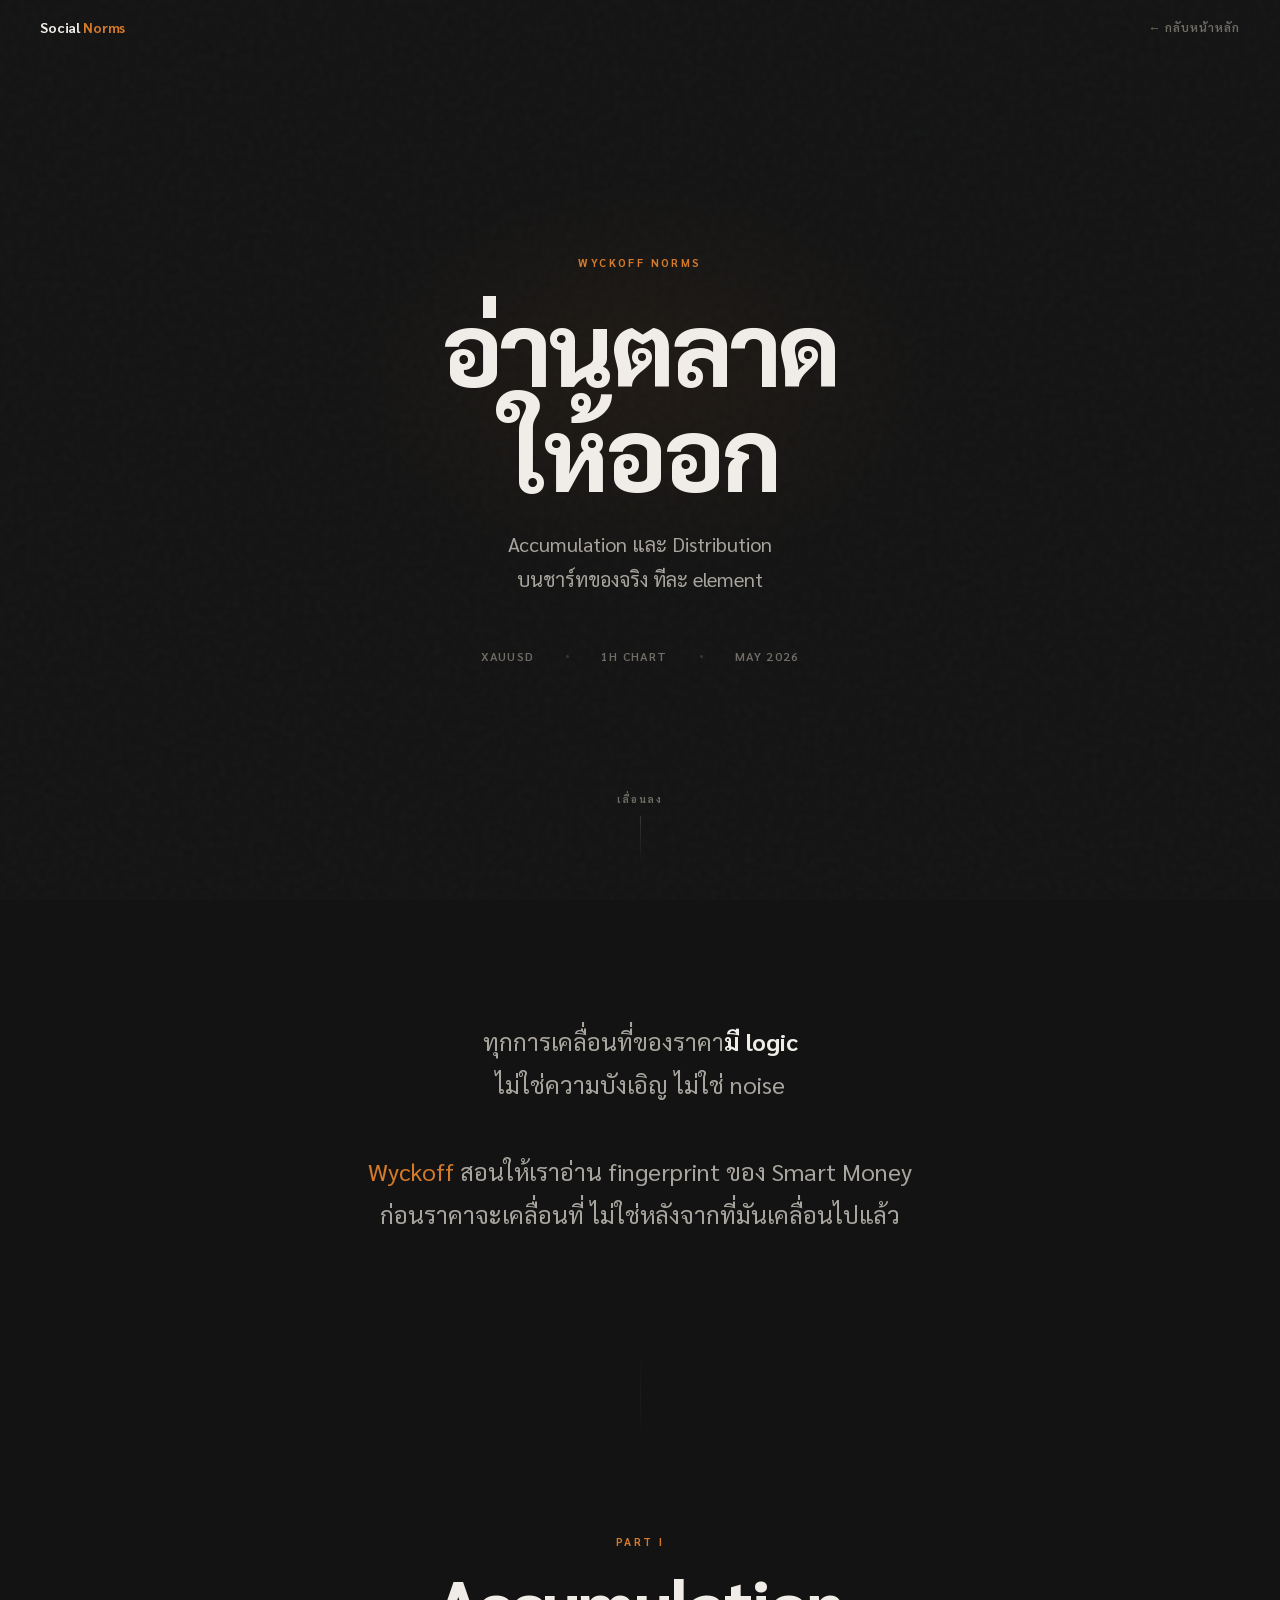
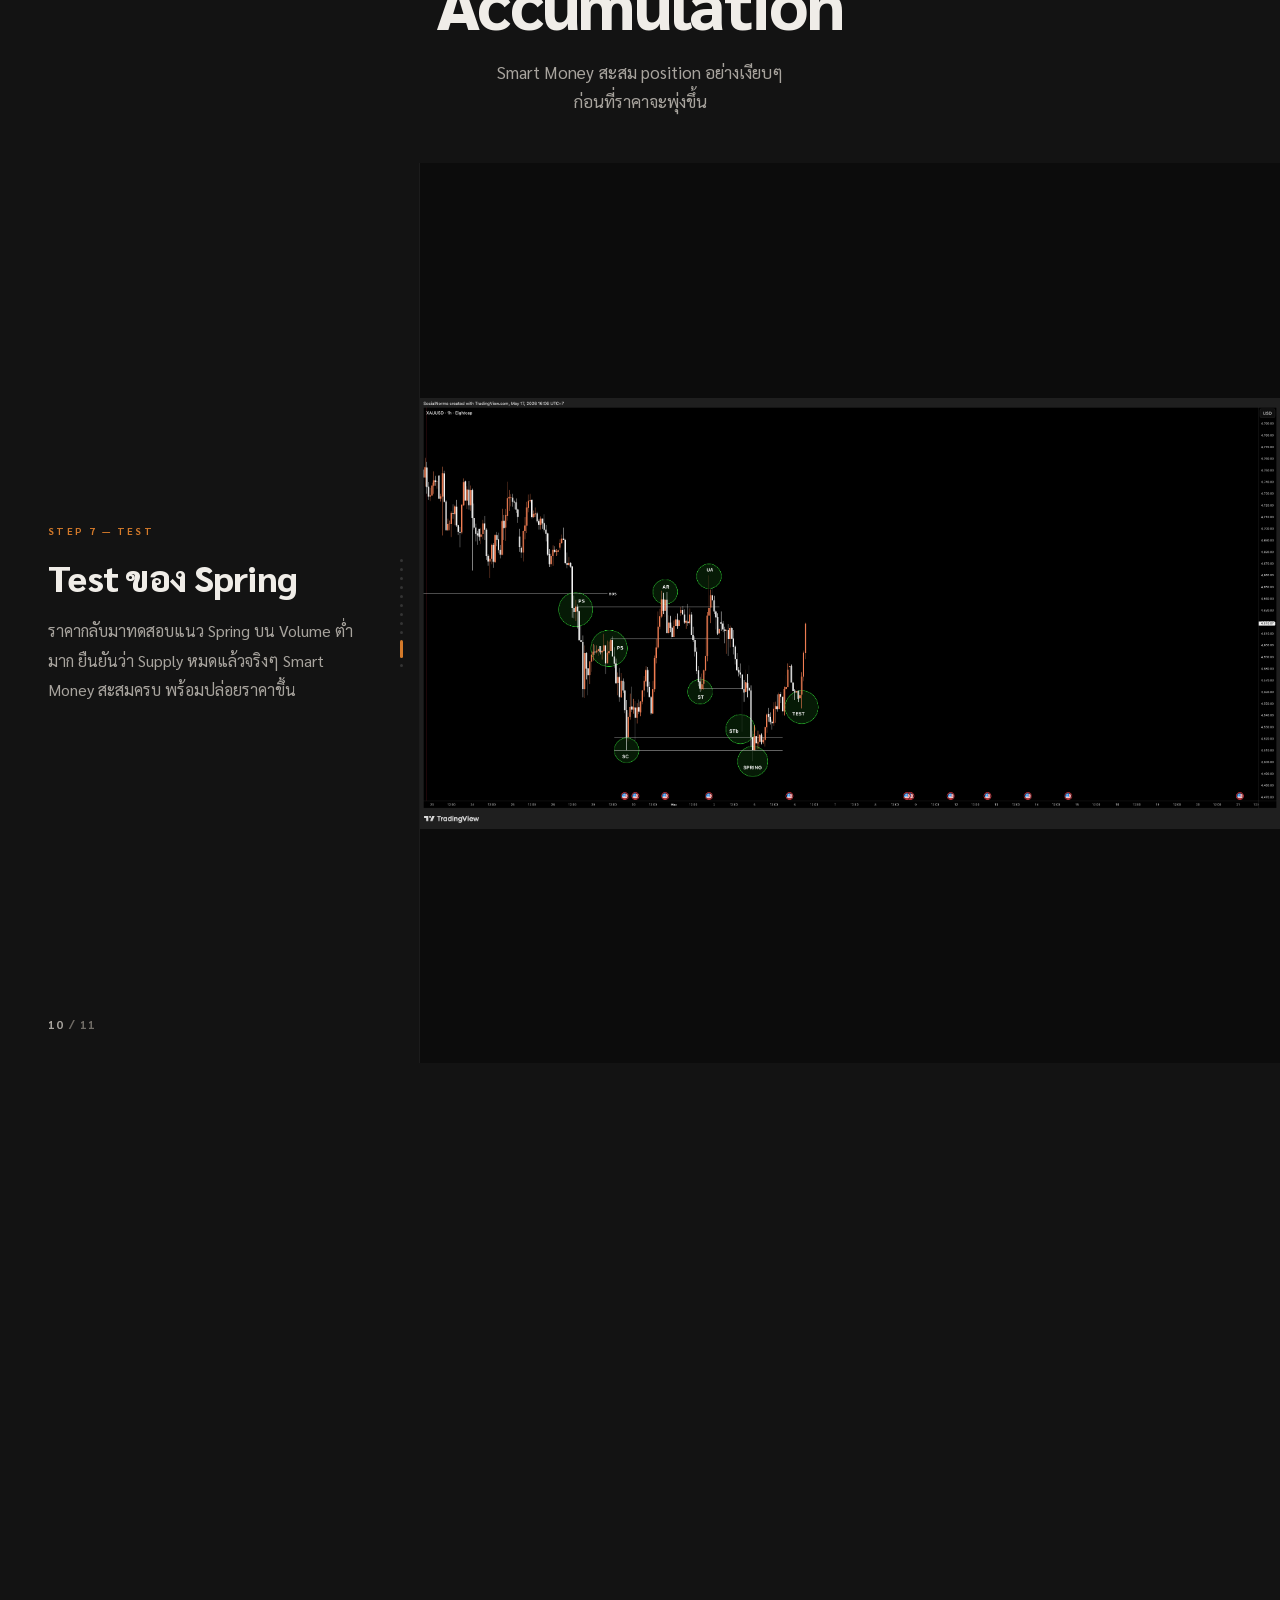
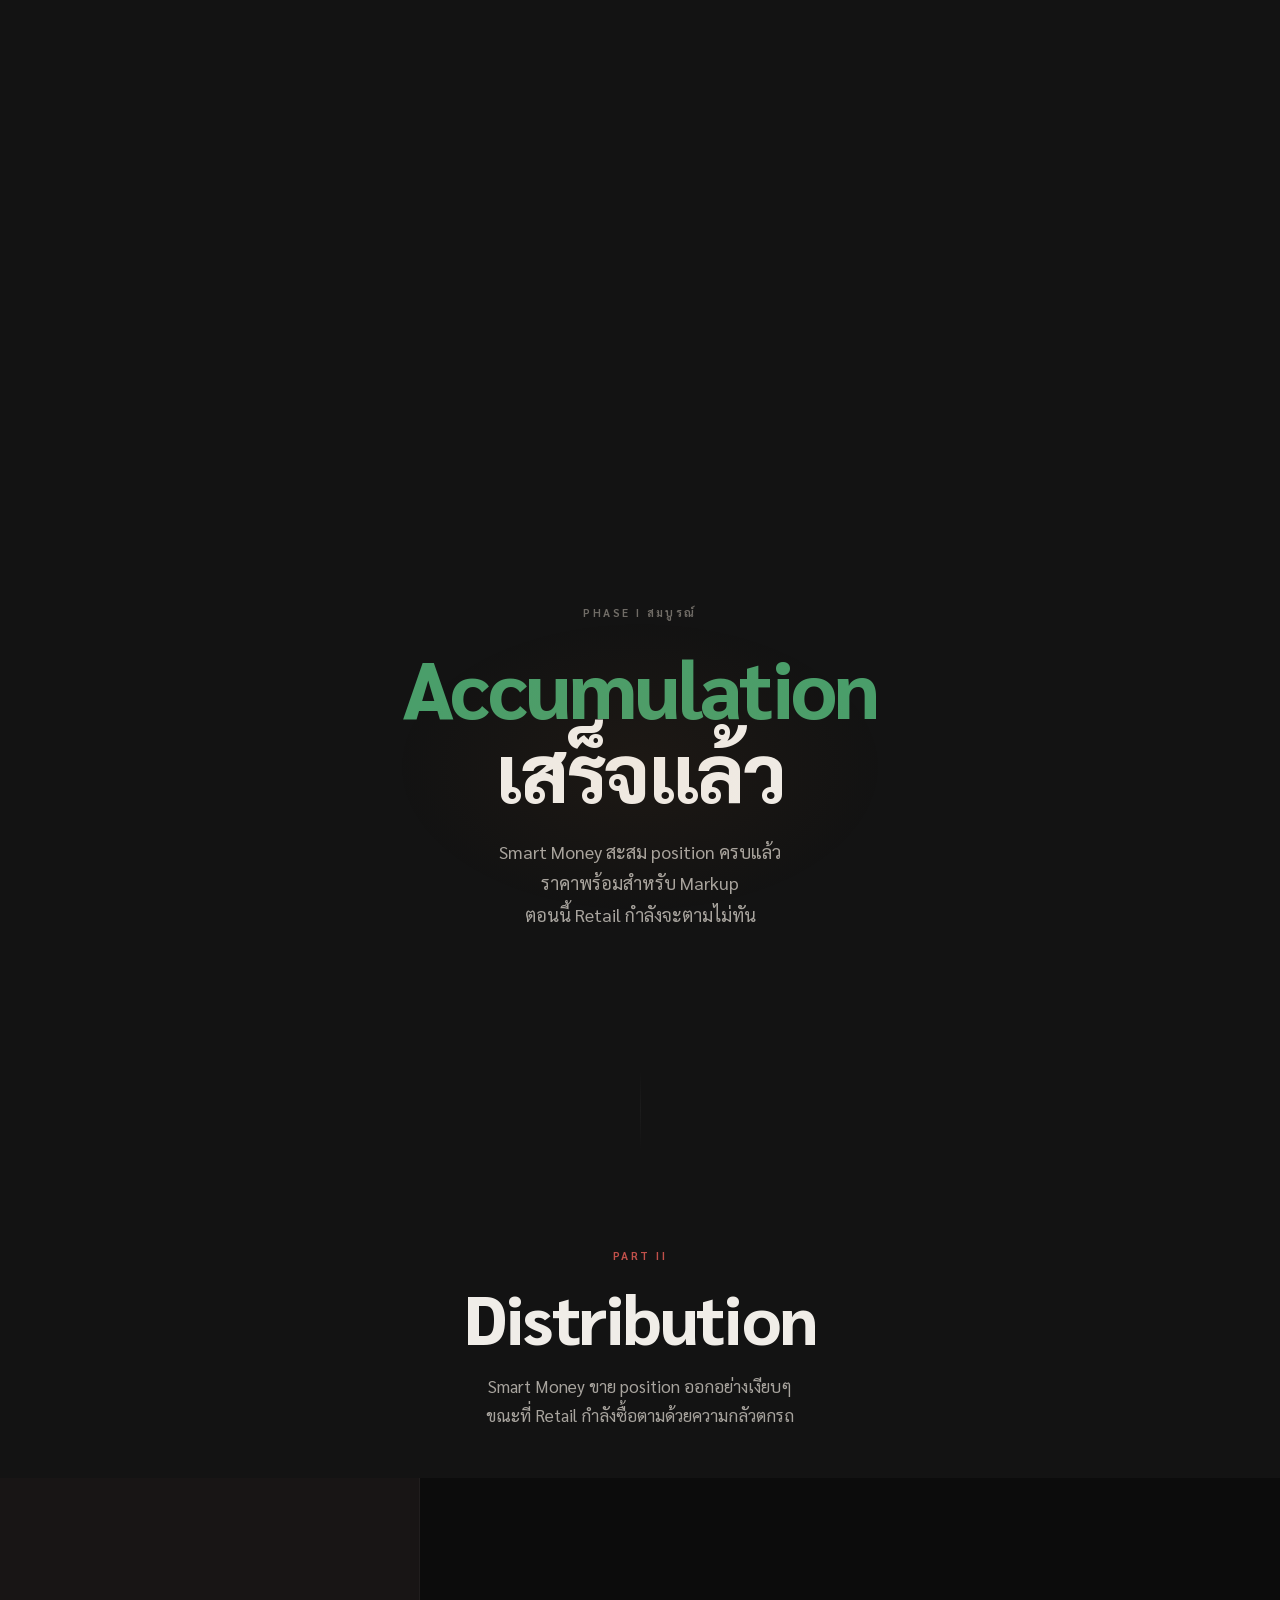
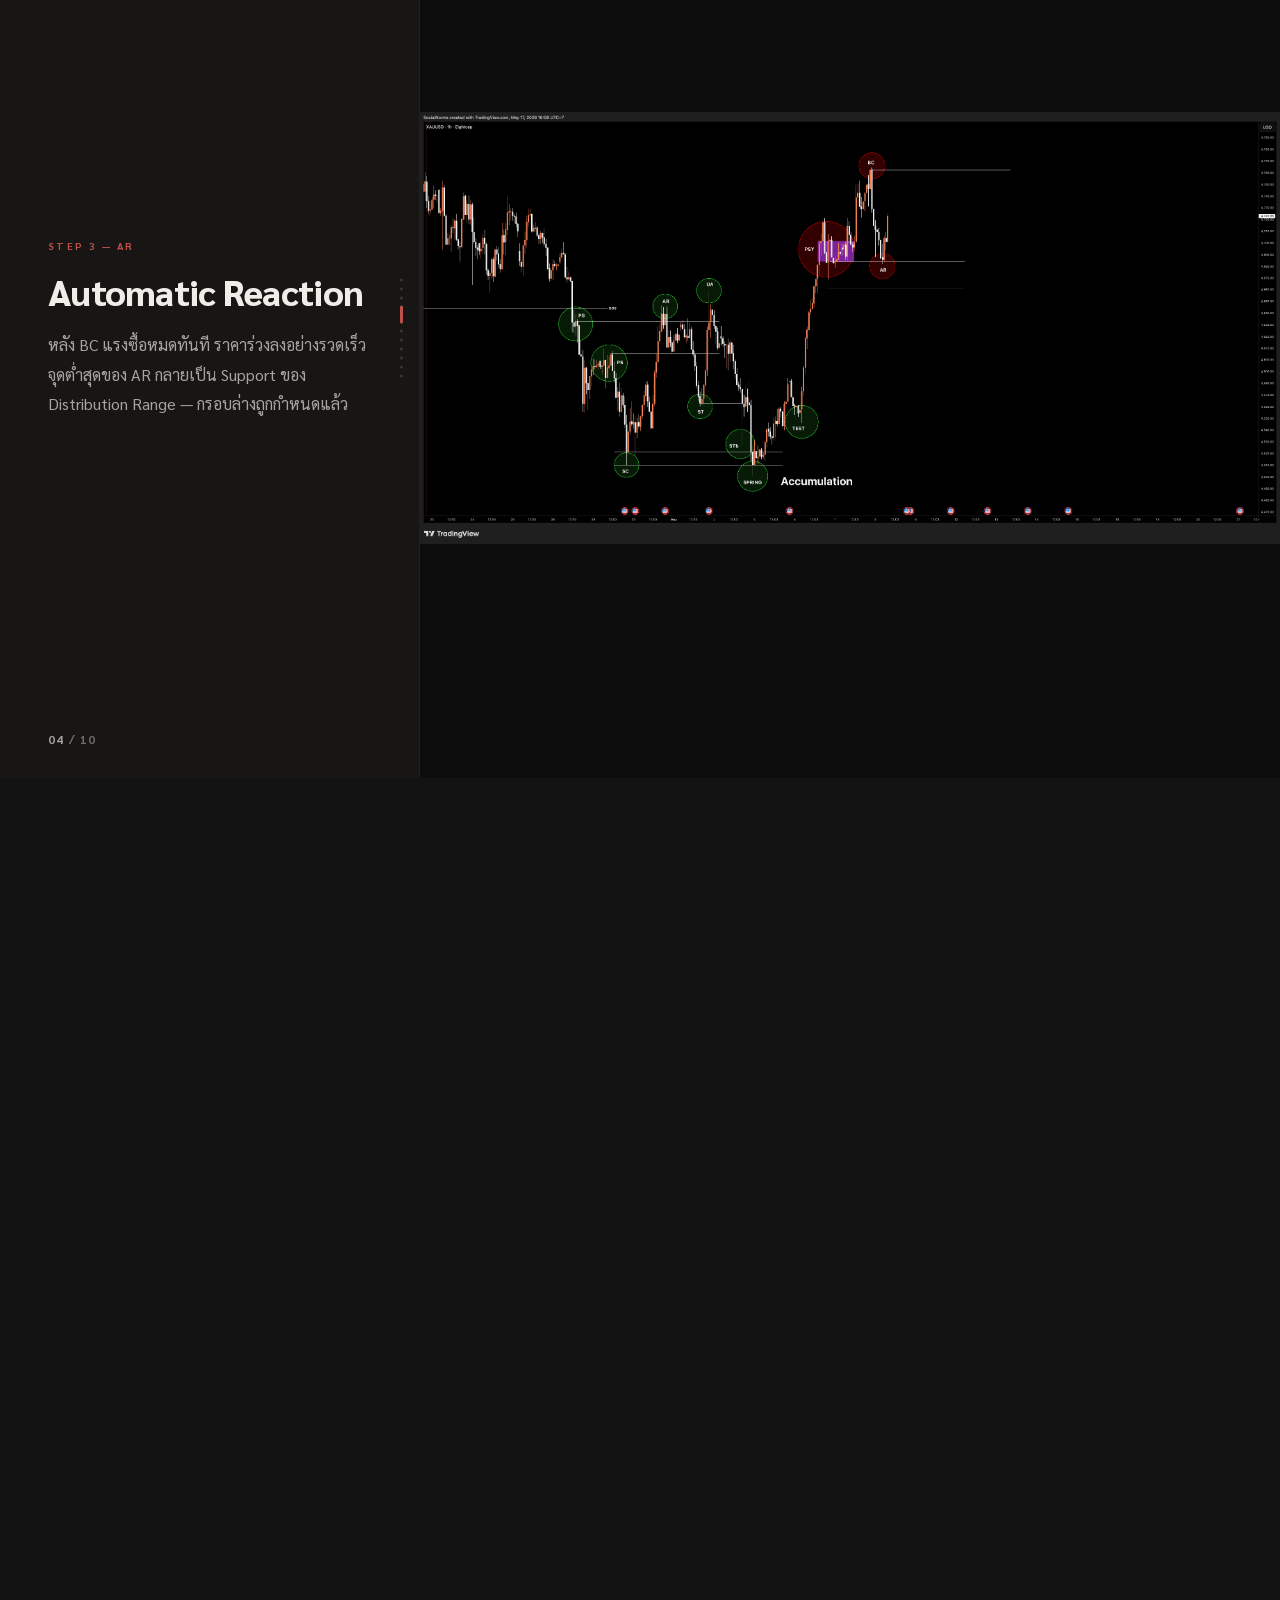
<file: wyckoff.html>
<!DOCTYPE html>
<html lang="th">
<head>
  <meta charset="UTF-8" />
  <meta name="viewport" content="width=device-width, initial-scale=1.0" />
  <meta name="description" content="Wyckoff Norms — อ่านตลาดให้ออก ผ่าน Accumulation และ Distribution บน XAUUSD ของจริง" />
  <title>Wyckoff Norms — อ่านตลาดให้ออก | Social Norms</title>
  <link rel="stylesheet" href="design-system.css" />

  <style>
    /* ═══════════════════════════════════════════════════════════
       WYCKOFF NORMS — Page Styles
       ไม่มี hard-coded values — ใช้ var() จาก design-system.css
    ═══════════════════════════════════════════════════════════ */

    *, *::before, *::after { box-sizing: border-box; margin: 0; padding: 0; }

    html { scroll-behavior: smooth; }

    body {
      background: var(--bg-base);
      color: var(--text-primary);
      font-family: var(--font-sans);
      overflow-x: hidden;
    }

    /* ── MINIMAL NAV ─────────────────────────────────────────── */
    .wn-nav {
      position: fixed;
      top: 0; left: 0; right: 0;
      z-index: 100;
      height: 56px;
      display: flex;
      align-items: center;
      padding: 0 40px;
      background: rgba(13, 13, 13, 0);
      border-bottom: 1px solid transparent;
      transition: background 300ms ease, border-color 300ms ease;
    }
    .wn-nav.scrolled {
      background: rgba(13, 13, 13, 0.90);
      backdrop-filter: blur(16px);
      -webkit-backdrop-filter: blur(16px);
      border-bottom: 1px solid var(--border-subtle);
    }
    .wn-nav-inner {
      width: 100%;
      max-width: 1200px;
      margin: 0 auto;
      display: flex;
      align-items: center;
      justify-content: space-between;
    }
    .wn-nav-brand {
      font-size: 14px;
      font-weight: 700;
      letter-spacing: -0.01em;
      color: var(--text-primary);
      text-decoration: none;
    }
    .wn-nav-brand span { color: var(--amber); }
    .wn-nav-back {
      font-size: 12px;
      font-weight: 600;
      letter-spacing: 0.08em;
      color: var(--text-muted);
      text-decoration: none;
      text-transform: uppercase;
      transition: color 200ms ease;
    }
    .wn-nav-back:hover { color: var(--text-secondary); }

    /* ── HERO ────────────────────────────────────────────────── */
    .wn-hero {
      min-height: 100vh;
      display: flex;
      flex-direction: column;
      align-items: center;
      justify-content: center;
      text-align: center;
      padding: 80px 24px 60px;
      position: relative;
      overflow: hidden;
    }

    /* Grain texture */
    .wn-hero::before {
      content: '';
      position: absolute;
      inset: 0;
      background-image: url("data:image/svg+xml,%3Csvg viewBox='0 0 200 200' xmlns='http://www.w3.org/2000/svg'%3E%3Cfilter id='noise'%3E%3CfeTurbulence type='fractalNoise' baseFrequency='0.65' numOctaves='3' stitchTiles='stitch'/%3E%3C/filter%3E%3Crect width='100%25' height='100%25' filter='url(%23noise)' opacity='1'/%3E%3C/svg%3E");
      opacity: 0.03;
      pointer-events: none;
    }

    /* Ambient glow */
    .wn-hero::after {
      content: '';
      position: absolute;
      top: 20%;
      left: 50%;
      transform: translateX(-50%);
      width: 600px;
      height: 400px;
      background: radial-gradient(ellipse, rgba(212, 122, 42, 0.06) 0%, transparent 70%);
      pointer-events: none;
    }

    .wn-hero-eyebrow {
      font-size: 11px;
      font-weight: 700;
      letter-spacing: 0.22em;
      text-transform: uppercase;
      color: var(--amber);
      margin-bottom: 20px;
      position: relative;
      z-index: 1;
    }

    .wn-hero-title {
      font-size: clamp(52px, 9vw, 100px);
      font-weight: 800;
      letter-spacing: -0.03em;
      line-height: 1.05;
      color: var(--text-primary);
      margin-bottom: 24px;
      position: relative;
      z-index: 1;
    }

    .wn-hero-sub {
      font-size: clamp(16px, 2vw, 20px);
      font-weight: 400;
      line-height: 1.75;
      color: var(--text-secondary);
      max-width: 500px;
      margin: 0 auto 48px;
      position: relative;
      z-index: 1;
    }

    .wn-hero-meta {
      display: flex;
      gap: 32px;
      align-items: center;
      font-size: 12px;
      font-weight: 600;
      letter-spacing: 0.1em;
      text-transform: uppercase;
      color: var(--text-muted);
      position: relative;
      z-index: 1;
    }

    .wn-hero-meta-dot {
      width: 3px;
      height: 3px;
      border-radius: 50%;
      background: var(--border-medium);
    }

    .scroll-cue {
      position: absolute;
      bottom: 36px;
      left: 50%;
      transform: translateX(-50%);
      display: flex;
      flex-direction: column;
      align-items: center;
      gap: 8px;
      z-index: 1;
      animation: cue-float 2.4s ease-in-out infinite;
    }

    .scroll-cue-text {
      font-size: 10px;
      font-weight: 700;
      letter-spacing: 0.2em;
      text-transform: uppercase;
      color: var(--text-muted);
    }

    .scroll-cue-line {
      width: 1px;
      height: 48px;
      background: linear-gradient(to bottom, var(--border-medium), transparent);
    }

    @keyframes cue-float {
      0%, 100% { opacity: 0.4; transform: translateX(-50%) translateY(0); }
      50%       { opacity: 0.9; transform: translateX(-50%) translateY(8px); }
    }

    /* ── INTRO PARAGRAPH ─────────────────────────────────────── */
    .wn-intro {
      max-width: 640px;
      margin: 0 auto;
      padding: 120px 24px;
      text-align: center;
    }

    .wn-intro p {
      font-size: clamp(18px, 2.2vw, 24px);
      font-weight: 400;
      line-height: 1.8;
      color: var(--text-secondary);
    }

    .wn-intro strong { color: var(--text-primary); font-weight: 700; }
    .wn-intro .amber { color: var(--amber); }

    /* ── DIVIDER ─────────────────────────────────────────────── */
    .wn-divider {
      width: 1px;
      height: 80px;
      background: linear-gradient(to bottom, transparent, var(--border-subtle), transparent);
      margin: 0 auto;
    }

    /* ── PART HEADER ─────────────────────────────────────────── */
    .wn-part-header {
      padding: 96px 24px 48px;
      text-align: center;
    }

    .wn-part-label {
      font-size: 11px;
      font-weight: 700;
      letter-spacing: 0.22em;
      text-transform: uppercase;
      color: var(--amber);
      margin-bottom: 14px;
    }

    .wn-part-title {
      font-size: clamp(40px, 6vw, 68px);
      font-weight: 800;
      letter-spacing: -0.025em;
      line-height: 1.05;
      color: var(--text-primary);
    }

    .wn-part-desc {
      margin-top: 20px;
      font-size: 17px;
      color: var(--text-secondary);
      line-height: 1.7;
      max-width: 480px;
      margin-left: auto;
      margin-right: auto;
    }

    /* ── SCROLL STORY ────────────────────────────────────────── */
    .wn-story {
      position: relative;
      /* height set by JS */
    }

    .wn-story-pin {
      position: sticky;
      top: 0;
      height: 100vh;
      display: grid;
      grid-template-columns: 420px 1fr;
      overflow: hidden;
      background: var(--bg-void);
    }

    /* Left: text panel */
    .wn-story-text {
      position: relative;
      display: flex;
      flex-direction: column;
      justify-content: center;
      border-right: 1px solid var(--border-subtle);
      background: var(--bg-base);
      overflow: hidden;
    }

    .wn-story-step {
      position: absolute;
      inset: 0;
      display: flex;
      flex-direction: column;
      justify-content: center;
      padding: 56px 48px;
      opacity: 0;
      transform: translateY(14px);
      transition: opacity 350ms ease, transform 350ms ease;
      pointer-events: none;
    }

    .wn-story-step.active {
      opacity: 1;
      transform: translateY(0);
      pointer-events: auto;
    }

    .wn-step-label {
      font-size: 10px;
      font-weight: 700;
      letter-spacing: 0.24em;
      text-transform: uppercase;
      color: var(--amber);
      margin-bottom: 16px;
    }

    .wn-step-title {
      font-size: clamp(24px, 2.8vw, 36px);
      font-weight: 800;
      letter-spacing: -0.02em;
      line-height: 1.15;
      color: var(--text-primary);
      margin-bottom: 18px;
    }

    .wn-step-body {
      font-size: 16px;
      line-height: 1.85;
      color: var(--text-secondary);
      max-width: 360px;
    }

    /* Distribution phase — red accent */
    .wn-story--dist .wn-step-label { color: #C0504A; }
    .wn-story--dist .wn-story-progress .prog-dot.active {
      background: #C0504A;
    }

    /* Right: chart panel */
    .wn-story-chart {
      position: relative;
      background: var(--bg-void);
      overflow: hidden;
    }

    .wn-story-frame {
      position: absolute;
      inset: 0;
      display: flex;
      align-items: center;
      justify-content: center;
      opacity: 0;
      transition: opacity 350ms ease;
    }

    .wn-story-frame.active { opacity: 1; }

    .wn-story-frame img {
      width: 100%;
      height: 100%;
      object-fit: contain;
    }

    /* Progress dots — right edge of text panel */
    .wn-story-progress {
      position: absolute;
      right: 16px;
      top: 50%;
      transform: translateY(-50%);
      display: flex;
      flex-direction: column;
      align-items: center;
      gap: 6px;
      z-index: 10;
    }

    .prog-dot {
      width: 3px;
      height: 3px;
      border-radius: 50%;
      background: var(--border-medium);
      transition: all 300ms ease;
      flex-shrink: 0;
    }

    .prog-dot.active {
      background: var(--amber);
      height: 18px;
      border-radius: 2px;
    }

    /* Step counter — bottom left of text panel */
    .wn-story-counter {
      position: absolute;
      bottom: 28px;
      left: 48px;
      font-size: 12px;
      font-weight: 700;
      letter-spacing: 0.1em;
      color: var(--text-muted);
      font-variant-numeric: tabular-nums;
    }

    .wn-story-counter .current { color: var(--text-secondary); }

    /* ── PHASE COMPLETE BREAK ────────────────────────────────── */
    .wn-complete {
      padding: 140px 24px;
      text-align: center;
      position: relative;
      overflow: hidden;
    }

    .wn-complete::before {
      content: '';
      position: absolute;
      top: 50%;
      left: 50%;
      transform: translate(-50%, -50%);
      width: 500px;
      height: 300px;
      background: radial-gradient(ellipse, rgba(212, 122, 42, 0.05) 0%, transparent 70%);
      pointer-events: none;
    }

    .wn-complete-label {
      font-size: 11px;
      font-weight: 700;
      letter-spacing: 0.22em;
      text-transform: uppercase;
      color: var(--text-muted);
      margin-bottom: 20px;
    }

    .wn-complete-title {
      font-size: clamp(44px, 7vw, 80px);
      font-weight: 800;
      letter-spacing: -0.03em;
      line-height: 1.05;
      margin-bottom: 24px;
    }

    .wn-complete-title .acc { color: #4A9E6A; }
    .wn-complete-title .dist { color: #C0504A; }
    .wn-complete-title .amber { color: var(--amber); }

    .wn-complete-body {
      font-size: 18px;
      color: var(--text-secondary);
      line-height: 1.75;
      max-width: 520px;
      margin: 0 auto;
    }

    /* ── CYCLE CLOSE ─────────────────────────────────────────── */
    .wn-cycle {
      padding: 160px 24px;
      max-width: 800px;
      margin: 0 auto;
      text-align: center;
    }

    .wn-cycle-label {
      font-size: 11px;
      font-weight: 700;
      letter-spacing: 0.22em;
      text-transform: uppercase;
      color: var(--amber);
      margin-bottom: 20px;
    }

    .wn-cycle-title {
      font-size: clamp(36px, 5vw, 60px);
      font-weight: 800;
      letter-spacing: -0.025em;
      line-height: 1.12;
      margin-bottom: 28px;
    }

    .wn-cycle-flow {
      display: flex;
      align-items: center;
      justify-content: center;
      gap: 12px;
      margin: 40px 0 48px;
      flex-wrap: wrap;
    }

    .flow-node {
      font-size: 13px;
      font-weight: 700;
      letter-spacing: 0.06em;
      padding: 8px 20px;
      border-radius: 4px;
      border: 1px solid var(--border-default);
      color: var(--text-secondary);
    }

    .flow-node.acc { border-color: rgba(74, 158, 106, 0.4); color: #6BBF87; }
    .flow-node.markup { border-color: var(--border-amber); color: var(--amber); }
    .flow-node.dist { border-color: rgba(192, 80, 74, 0.4); color: #D46E6A; }
    .flow-node.markdown { border-color: var(--border-default); color: var(--text-muted); }

    .flow-arrow {
      color: var(--text-muted);
      font-size: 18px;
      line-height: 1;
    }

    .wn-cycle-body {
      font-size: 18px;
      color: var(--text-secondary);
      line-height: 1.8;
      margin-bottom: 56px;
    }

    /* ── FOOTER ──────────────────────────────────────────────── */
    .wn-footer {
      border-top: 1px solid var(--border-subtle);
      padding: 40px 40px;
      display: flex;
      justify-content: space-between;
      align-items: center;
      max-width: 1200px;
      margin: 0 auto;
    }

    .wn-footer-brand {
      font-size: 14px;
      font-weight: 700;
      color: var(--text-muted);
    }

    .wn-footer-brand span { color: var(--amber); }

    .wn-footer-note {
      font-size: 12px;
      color: var(--text-muted);
    }

    /* ── REVEAL ANIMATION ────────────────────────────────────── */
    .reveal {
      opacity: 0;
      transform: translateY(20px);
      transition: opacity 580ms ease, transform 580ms ease;
    }

    .reveal.is-visible {
      opacity: 1;
      transform: translateY(0);
    }

    /* ── MOBILE ──────────────────────────────────────────────── */
    @media (max-width: 860px) {
      .wn-story-pin {
        grid-template-columns: 1fr;
        grid-template-rows: 48vh 1fr;
      }

      .wn-story-text {
        order: 2;
        border-right: none;
        border-top: 1px solid var(--border-subtle);
      }

      .wn-story-chart { order: 1; }

      .wn-story-step {
        padding: 28px 28px;
      }

      .wn-story-progress { display: none; }
      .wn-story-counter { left: 28px; bottom: 16px; }

      .wn-hero-meta { gap: 16px; flex-wrap: wrap; justify-content: center; }
      .wn-footer { flex-direction: column; gap: 12px; text-align: center; }
    }

    @media (max-width: 480px) {
      .wn-story-step { padding: 24px 20px; }
      .wn-step-body { font-size: 15px; }
    }
  </style>
</head>
<body>

  <!-- ── NAV ─────────────────────────────────────────────────── -->
  <nav class="wn-nav" id="wn-nav">
    <div class="wn-nav-inner">
      <a href="index.html" class="wn-nav-brand">Social <span>Norms</span></a>
      <a href="index.html" class="wn-nav-back">← กลับหน้าหลัก</a>
    </div>
  </nav>

  <!-- ── HERO ─────────────────────────────────────────────────── -->
  <section class="wn-hero">
    <p class="wn-hero-eyebrow">Wyckoff Norms</p>
    <h1 class="wn-hero-title">อ่านตลาด<br>ให้ออก</h1>
    <p class="wn-hero-sub">Accumulation และ Distribution<br>บนชาร์ทของจริง ทีละ element</p>
    <div class="wn-hero-meta">
      <span>XAUUSD</span>
      <div class="wn-hero-meta-dot"></div>
      <span>1H Chart</span>
      <div class="wn-hero-meta-dot"></div>
      <span>May 2026</span>
    </div>
    <div class="scroll-cue">
      <span class="scroll-cue-text">เลื่อนลง</span>
      <div class="scroll-cue-line"></div>
    </div>
  </section>

  <!-- ── INTRO ────────────────────────────────────────────────── -->
  <div class="wn-intro reveal">
    <p>
      ทุกการเคลื่อนที่ของราคา<strong>มี logic</strong><br>
      ไม่ใช่ความบังเอิญ ไม่ใช่ noise<br><br>
      <span class="amber">Wyckoff</span> สอนให้เราอ่าน fingerprint ของ Smart Money<br>
      ก่อนราคาจะเคลื่อนที่ ไม่ใช่หลังจากที่มันเคลื่อนไปแล้ว
    </p>
  </div>

  <div class="wn-divider"></div>

  <!-- ══════════════════════════════════════════════════════════
       PART I — ACCUMULATION
  ══════════════════════════════════════════════════════════ -->

  <div class="wn-part-header reveal">
    <p class="wn-part-label">Part I</p>
    <h2 class="wn-part-title">Accumulation</h2>
    <p class="wn-part-desc">Smart Money สะสม position อย่างเงียบๆ<br>ก่อนที่ราคาจะพุ่งขึ้น</p>
  </div>

  <div class="wn-story" id="story-acc">
    <div class="wn-story-pin">
      <div class="wn-story-text" id="acc-text">
        <div class="wn-story-progress" id="acc-progress"></div>
        <div class="wn-story-counter">
          <span class="current" id="acc-cur">01</span>
          <span> / </span>
          <span id="acc-total">11</span>
        </div>
      </div>
      <div class="wn-story-chart" id="acc-chart"></div>
    </div>
  </div>

  <!-- Accumulation complete -->
  <div class="wn-complete reveal">
    <p class="wn-complete-label">Phase I สมบูรณ์</p>
    <h2 class="wn-complete-title"><span class="acc">Accumulation</span><br>เสร็จแล้ว</h2>
    <p class="wn-complete-body">
      Smart Money สะสม position ครบแล้ว<br>
      ราคาพร้อมสำหรับ Markup<br>
      ตอนนี้ Retail กำลังจะตามไม่ทัน
    </p>
  </div>

  <div class="wn-divider"></div>

  <!-- ══════════════════════════════════════════════════════════
       PART II — DISTRIBUTION
  ══════════════════════════════════════════════════════════ -->

  <div class="wn-part-header reveal">
    <p class="wn-part-label" style="color: #C0504A;">Part II</p>
    <h2 class="wn-part-title">Distribution</h2>
    <p class="wn-part-desc">Smart Money ขาย position ออกอย่างเงียบๆ<br>ขณะที่ Retail กำลังซื้อตามด้วยความกลัวตกรถ</p>
  </div>

  <div class="wn-story wn-story--dist" id="story-dist">
    <div class="wn-story-pin">
      <div class="wn-story-text" id="dist-text"
           style="background: color-mix(in srgb, var(--bg-base) 97%, #C0504A 3%);">
        <div class="wn-story-progress" id="dist-progress"></div>
        <div class="wn-story-counter">
          <span class="current" id="dist-cur">01</span>
          <span> / </span>
          <span id="dist-total">10</span>
        </div>
      </div>
      <div class="wn-story-chart" id="dist-chart"></div>
    </div>
  </div>

  <!-- Distribution complete -->
  <div class="wn-complete reveal" style="padding-bottom: 80px;">
    <p class="wn-complete-label">Phase II สมบูรณ์</p>
    <h2 class="wn-complete-title"><span class="dist">Distribution</span><br>เสร็จแล้ว</h2>
    <p class="wn-complete-body">
      Smart Money ขาย position ออกครบแล้ว<br>
      Markdown เริ่มต้น — Retail อยู่ฝั่งผิด
    </p>
  </div>

  <div class="wn-divider"></div>

  <!-- ══════════════════════════════════════════════════════════
       THE CYCLE
  ══════════════════════════════════════════════════════════ -->

  <div class="wn-cycle reveal">
    <p class="wn-cycle-label">The Full Cycle</p>
    <h2 class="wn-cycle-title">Cycle <span style="color: var(--amber);">หมุนซ้ำ</span><br>เสมอ</h2>

    <div class="wn-cycle-flow">
      <div class="flow-node acc">Accumulation</div>
      <div class="flow-arrow">→</div>
      <div class="flow-node markup">Markup</div>
      <div class="flow-arrow">→</div>
      <div class="flow-node dist">Distribution</div>
      <div class="flow-arrow">→</div>
      <div class="flow-node markdown">Markdown</div>
      <div class="flow-arrow">→</div>
      <div class="flow-node acc">Accumulation</div>
    </div>

    <p class="wn-cycle-body">
      นี่คือ 1 Cycle บน XAUUSD 1H<br>
      เดียวกันนี้เกิดขึ้นทุกวัน บนทุก Timeframe<br>
      ทุกครั้งที่ตลาดเคลื่อนที่<br><br>
      เมื่อคุณอ่าน Cycle ออก — คุณอยู่<strong>ฝั่งเดียวกับ Smart Money</strong>
    </p>
  </div>

  <!-- ── FOOTER ─────────────────────────────────────────────── -->
  <footer style="padding-bottom: 40px;">
    <div class="wn-footer">
      <div class="wn-footer-brand">Social <span>Norms</span></div>
      <div class="wn-footer-note">XAUUSD · 1H · May 17, 2026 · Wyckoff + SMC</div>
    </div>
  </footer>

  <!-- ══════════════════════════════════════════════════════════
       JAVASCRIPT
  ══════════════════════════════════════════════════════════ -->
  <script>
    // ── DATA ────────────────────────────────────────────────────
    const BASE = 'assets/wyckoff/';

    const accSteps = [
      {
        img: 'XAUUSD_2026-05-17_16-01-31_a1f89.png',
        label: 'PHASE 0',
        title: 'ก่อนจะมี Accumulation',
        body: 'Break of Structure คือสัญญาณแรกว่า Downtrend เริ่มอ่อนแรง ราคาทำ Higher Low ครั้งแรก บอกว่า momentum ขาลงกำลังสิ้นสุด ยังไม่มีการสะสม แต่เวทีถูกจัดแล้ว'
      },
      {
        img: 'XAUUSD_2026-05-17_16-02-10_604ea.png',
        label: 'STEP 1 — PS',
        title: 'Preliminary Support',
        body: 'แรงซื้อเริ่มปรากฏเป็นครั้งแรก Volume เพิ่มขึ้นเมื่อราคาลง แต่ยังไม่พอหยุดราคาอย่างแท้จริง นี่คือรอยพิมพ์มือแรกของ Smart Money — เริ่มทดสอบว่า Supply มีมากแค่ไหน'
      },
      {
        img: 'XAUUSD_2026-05-17_16-03-19_cf42d.png',
        label: 'STEP 1b — PS',
        title: 'PS อาจเกิดซ้ำ',
        body: 'Preliminary Support ไม่จำเป็นต้องเกิดแค่ครั้งเดียว ราคาหาพื้นได้หลายรอบก่อนจะเจอ Selling Climax แต่ละครั้งเป็นการดูดซับ Supply ทีละชั้น'
      },
      {
        img: 'XAUUSD_2026-05-17_16-03-58_02165.png',
        label: 'STEP 2 — SC',
        title: 'Selling Climax',
        body: 'จุดพีคของความกลัว ราคาร่วงแรงบน Volume สูงที่สุดใน Downtrend Retail ขายสุดมือ Smart Money รับซื้อทุก lot ที่ถูกทิ้งออกมา ณ จุดนี้ Supply เกือบหมดแล้ว'
      },
      {
        img: 'XAUUSD_2026-05-17_16-04-45_beb5c.png',
        label: 'STEP 3 — AR',
        title: 'Automatic Rally',
        body: 'หลัง SC แรงขายหมดทันที ราคาดีดตัวขึ้นอย่างรวดเร็วโดยไม่มีเหตุผลชัดเจน จุดสูงสุดของ AR กลายเป็น Resistance ของ Trading Range — กรอบบนถูกกำหนดแล้ว'
      },
      {
        img: 'XAUUSD_2026-05-17_16-05-07_14bc3.png',
        label: 'STEP 4 — ST',
        title: 'Secondary Test',
        body: 'ราคากลับมาทดสอบโซน SC อีกครั้ง แต่ Volume ต่ำกว่าอย่างชัดเจน สัญญาณว่า Supply เหลือน้อยลงแล้ว Smart Money ยังดูดซับ แต่ใกล้เสร็จแล้ว'
      },
      {
        img: 'XAUUSD_2026-05-17_16-05-17_a2a7f.png',
        label: 'STEP 4b — UA',
        title: 'Upward Action',
        body: 'ราคาพยายามทำ Higher High ภายใน Trading Range ยืนยันกรอบ TR ด้านบน เป็นการทดสอบว่า Supply เหนือ AR ยังแข็งแกร่งแค่ไหน ก่อนกลับลงมาทดสอบฐานอีกครั้ง'
      },
      {
        img: 'XAUUSD_2026-05-17_16-05-36_ce398.png',
        label: 'STEP 5 — STb',
        title: 'Secondary Test ที่ฐาน',
        body: 'ราคากลับลงมาทดสอบโซน SC บน Volume ต่ำ ยืนยันว่า Smart Money ยังรับซื้อทุกครั้งที่ราคาลง Supply ที่เหลือถูกดูดซับเกือบหมดแล้ว'
      },
      {
        img: 'XAUUSD_2026-05-17_16-06-07_e4759.png',
        label: 'STEP 6 — SPRING',
        title: 'Spring',
        body: 'การหลอกล่อที่สำคัญที่สุด ราคาหลุดต่ำกว่าฐาน Trading Range ชั่วคราว ดักตัด Stop Loss ของ Retail ก่อนพุ่งกลับขึ้นทันที Volume ต่ำ บอกว่าไม่มี Supply จริงๆ เหลืออยู่'
      },
      {
        img: 'XAUUSD_2026-05-17_16-06-32_effad.png',
        label: 'STEP 7 — TEST',
        title: 'Test ของ Spring',
        body: 'ราคากลับมาทดสอบแนว Spring บน Volume ต่ำมาก ยืนยันว่า Supply หมดแล้วจริงๆ Smart Money สะสมครบ พร้อมปล่อยราคาขึ้น'
      },
      {
        img: 'XAUUSD_2026-05-17_16-06-42_f0669.png',
        label: 'COMPLETE',
        title: 'Accumulation สมบูรณ์',
        body: 'ทุก element ปรากฏครบ BOS → PS → SC → AR → ST → SPRING → TEST Smart Money ถือ position เต็มแล้ว ราคาพร้อมสำหรับ Markup'
      }
    ];

    const distSteps = [
      {
        img: 'XAUUSD_2026-05-17_16-07-16_de111.png',
        label: 'PHASE 2 — MARKUP',
        title: 'Markup เริ่มต้น',
        body: 'Smart Money ปล่อยราคาขึ้นหลัง Accumulation สมบูรณ์ ราคาพุ่งแรงดึงดูด FOMO เข้าซื้อตาม ขณะเดียวกัน Smart Money เริ่มขายออกอย่างเงียบๆ'
      },
      {
        img: 'XAUUSD_2026-05-17_16-07-19_fc82b.png',
        label: 'STEP 1 — PSY',
        title: 'Preliminary Supply',
        body: 'แรงขายเริ่มเข้ามาต้านราคา Volume เพิ่มขึ้น แต่ราคายังขึ้นต่อได้ นี่คือ footprint แรกของ Distribution ที่ Retail ส่วนใหญ่มองข้ามไป'
      },
      {
        img: 'XAUUSD_2026-05-17_16-07-41_0c940.png',
        label: 'STEP 2 — BC',
        title: 'Buying Climax',
        body: 'จุดสูงสุดของ Markup FOMO รุนแรงที่สุด Retail ซื้อสุดมือ Smart Money ขายออกทุก lot ที่มีคนรับ Volume พุ่งสูง ราคาพุ่งแรง — แต่นี่คือจุดจบของขาขึ้น'
      },
      {
        img: 'XAUUSD_2026-05-17_16-08-06_f881a.png',
        label: 'STEP 3 — AR',
        title: 'Automatic Reaction',
        body: 'หลัง BC แรงซื้อหมดทันที ราคาร่วงลงอย่างรวดเร็ว จุดต่ำสุดของ AR กลายเป็น Support ของ Distribution Range — กรอบล่างถูกกำหนดแล้ว'
      },
      {
        img: 'XAUUSD_2026-05-17_16-08-23_3cc53.png',
        label: 'STEP 4 — ST',
        title: 'Secondary Test ที่ยอด',
        body: 'ราคากลับขึ้นไปทดสอบแถว BC อีกครั้ง แต่ Volume ต่ำกว่า บอกว่าแรงซื้อหมดแล้ว Supply ยังอยู่ เพดานถูกยืนยัน'
      },
      {
        img: 'XAUUSD_2026-05-17_16-08-35_72c53.png',
        label: 'STEP 5 — mSOW',
        title: 'Minor Sign of Weakness',
        body: 'ราคาร่วงทะลุฐาน Distribution Range เล็กน้อย เริ่มเห็น Weakness อย่างชัดเจน Structure ขาลงเริ่มก่อตัว เตือนว่า Markdown กำลังจะมา'
      },
      {
        img: 'XAUUSD_2026-05-17_16-08-48_df09c.png',
        label: 'STEP 6 — UT',
        title: 'Upthrust',
        body: 'การหลอกล่อขาขึ้น ราคาพุ่งเหนือ Resistance แล้วปิดต่ำกว่าทันที ดักตัด Stop Buy ของ Retail ก่อนร่วงลง คนที่รอ Breakout ติดกับ'
      },
      {
        img: 'XAUUSD_2026-05-17_16-09-00_d49a8.png',
        label: 'STEP 7 — UTAD',
        title: 'Upthrust After Distribution',
        body: 'การหลอกล่อครั้งสุดท้ายก่อน Markdown จะเริ่ม ราคาพุ่งขึ้นอีกครั้งเพื่อดักคนที่รอ Breakout Smart Money ขายออก lot สุดท้าย'
      },
      {
        img: 'XAUUSD_2026-05-17_16-09-20_2099a.png',
        label: 'STEP 8 — SOW',
        title: 'Sign of Weakness',
        body: 'ราคาร่วงหนักทะลุฐาน Distribution Range อย่างชัดเจน Distribution สมบูรณ์ Markdown เริ่มต้นแล้ว — Smart Money ขายออกหมดแล้ว'
      },
      {
        img: 'XAUUSD_2026-05-17_16-09-56_13d10.png',
        label: 'COMPLETE',
        title: 'Distribution สมบูรณ์',
        body: 'ทุก element ปรากฏครบ PSY → BC → AR → ST → UT → UTAD → SOW Cycle หมุนครบรอบ Accumulation → Markup → Distribution → Markdown'
      }
    ];

    // ── BUILD STORY ─────────────────────────────────────────────
    function buildStory(sectionId, textId, chartId, progressId, curId, totalId, steps, accentColor) {
      const section  = document.getElementById(sectionId);
      const textEl   = document.getElementById(textId);
      const chartEl  = document.getElementById(chartId);
      const progEl   = document.getElementById(progressId);
      const curEl    = document.getElementById(curId);
      const totalEl  = document.getElementById(totalId);

      totalEl.textContent = String(steps.length).padStart(2, '0');

      // Set scroll height: n_frames × 100vh
      section.style.height = `${steps.length * 100}vh`;

      // Build text steps
      steps.forEach((step, i) => {
        const div = document.createElement('div');
        div.className = `wn-story-step${i === 0 ? ' active' : ''}`;
        div.dataset.index = i;
        div.innerHTML = `
          <p class="wn-step-label" style="${accentColor ? `color:${accentColor}` : ''}">${step.label}</p>
          <h3 class="wn-step-title">${step.title}</h3>
          <p class="wn-step-body">${step.body}</p>
        `;
        textEl.insertBefore(div, progEl);
      });

      // Build chart frames (preload all as Image objects first)
      steps.forEach((step, i) => {
        // Preload
        const preload = new Image();
        preload.src = BASE + step.img;

        const frame = document.createElement('div');
        frame.className = `wn-story-frame${i === 0 ? ' active' : ''}`;
        frame.dataset.index = i;
        const img = document.createElement('img');
        img.src = BASE + step.img;
        img.alt = step.title;
        frame.appendChild(img);
        chartEl.appendChild(frame);
      });

      // Build progress dots
      steps.forEach((_, i) => {
        const dot = document.createElement('div');
        dot.className = `prog-dot${i === 0 ? ' active' : ''}`;
        if (accentColor) dot.style.cssText = i === 0 ? `background:${accentColor}; height:18px; border-radius:2px;` : '';
        progEl.appendChild(dot);
      });

      return { section, textEl, chartEl, progEl, curEl, steps, accentColor };
    }

    // ── SCROLL DRIVER ────────────────────────────────────────────
    function initDriver({ section, textEl, chartEl, progEl, curEl, steps, accentColor }) {
      const textSteps = textEl.querySelectorAll('.wn-story-step');
      const frames    = chartEl.querySelectorAll('.wn-story-frame');
      const dots      = progEl.querySelectorAll('.prog-dot');
      const n         = steps.length;
      let current     = 0;

      function setFrame(idx) {
        if (idx === current) return;

        textSteps[current].classList.remove('active');
        frames[current].classList.remove('active');
        dots[current].classList.remove('active');
        if (accentColor) dots[current].style.cssText = '';

        current = idx;

        textSteps[current].classList.add('active');
        frames[current].classList.add('active');
        dots[current].classList.add('active');
        if (accentColor) {
          dots[current].style.cssText = `background:${accentColor}; height:18px; border-radius:2px;`;
        }

        curEl.textContent = String(current + 1).padStart(2, '0');
      }

      return function tick() {
        const rect       = section.getBoundingClientRect();
        const scrollable = section.offsetHeight - window.innerHeight;

        if (rect.top > 0 || rect.bottom < window.innerHeight) return;

        const progress = Math.max(0, Math.min(1, -rect.top / scrollable));
        const idx      = Math.min(Math.floor(progress * n), n - 1);
        setFrame(idx);
      };
    }

    // ── INIT ─────────────────────────────────────────────────────
    const acc  = buildStory('story-acc',  'acc-text',  'acc-chart',  'acc-progress',  'acc-cur',  'acc-total',  accSteps,  null);
    const dist = buildStory('story-dist', 'dist-text', 'dist-chart', 'dist-progress', 'dist-cur', 'dist-total', distSteps, '#C0504A');

    const tickAcc  = initDriver(acc);
    const tickDist = initDriver(dist);

    // ── NAV scroll state ─────────────────────────────────────────
    const nav = document.getElementById('wn-nav');
    function onScroll() {
      tickAcc();
      tickDist();
      nav.classList.toggle('scrolled', window.scrollY > 40);
    }

    window.addEventListener('scroll', onScroll, { passive: true });
    onScroll(); // initial call

    // ── REVEAL on scroll ─────────────────────────────────────────
    const reveals = document.querySelectorAll('.reveal');
    const io = new IntersectionObserver((entries) => {
      entries.forEach(e => {
        if (e.isIntersecting) {
          e.target.classList.add('is-visible');
          io.unobserve(e.target);
        }
      });
    }, { threshold: 0.1 });

    reveals.forEach(el => io.observe(el));
  </script>

</body>
</html>
</file>
<file: design-system.css>
/* ═══════════════════════════════════════════════════════════════
   SOCIAL NORMS — Design System
   The single source of truth for all visual decisions.

   Every color, size, spacing value, and motion token in the
   Social Norms ecosystem references this file.

   Reference: VISUAL-DIRECTION.md for design rationale.
═══════════════════════════════════════════════════════════════ */


/* ─────────────────────────────────────────────────────────────
   1. IMPORT FONTS
───────────────────────────────────────────────────────────────
   Sarabun: Primary typeface. Thai + Latin.
   Supports full weight range 100–800.
───────────────────────────────────────────────────────────────  */
@import url('https://fonts.googleapis.com/css2?family=Sarabun:ital,wght@0,300;0,400;0,600;0,700;0,800;1,400&display=swap');


/* ─────────────────────────────────────────────────────────────
   2. DESIGN TOKENS
───────────────────────────────────────────────────────────────
   All values live here as CSS custom properties.
   Reference these everywhere — never hard-code values.
───────────────────────────────────────────────────────────────  */
:root {

  /* ── Color: Background Layers ──────────────────────────────
     Five warm darks from deepest to shallowest.
     The subtle differences create depth without heavy borders.
  */
  --bg-void:       #0C0C0C;   /* Deepest. Behind the hero. Footer. */
  --bg-base:       #131313;   /* Main page background. */
  --bg-surface:    #1A1A1A;   /* Sections with elevated presence. */
  --bg-raised:     #222222;   /* Cards, containers, boxes. */
  --bg-overlay:    #2C2C2C;   /* Tags, active items, hover backgrounds. */
  --bg-highlight:  #363636;   /* Subtle hover on cards. */

  /* ── Color: Amber (The Signal) ─────────────────────────────
     Appears only when something matters.
     Use sparingly — each appearance must feel earned.
  */
  --amber-900:     #3D2208;   /* Deepest amber tint. Background only. */
  --amber-800:     #6B3D11;   /* Dark amber. Hover on amber bg elements. */
  --amber-700:     #8B4F16;   /* Used for amber-dark contexts. */
  --amber-600:     #A85C1A;   /* Muted amber. Secondary amber text on light. */
  --amber:         #D47A2A;   /* The signal. Primary amber. */
  --amber-400:     #E0944A;   /* Brighter amber. Icon tints, warm accents. */
  --amber-300:     #E8A45A;   /* Light amber. Text on dark amber backgrounds. */
  --amber-200:     #F2C490;   /* Pale amber. Very light text/icons. */

  /* ── Color: Amber Transparency ─────────────────────────────
     For backgrounds, glows, and subtle tints.
  */
  --amber-tint-8:  rgba(212, 122, 42, 0.08);   /* Barely visible tint */
  --amber-tint-12: rgba(212, 122, 42, 0.12);   /* Subtle section backgrounds */
  --amber-tint-20: rgba(212, 122, 42, 0.20);   /* Visible glow (key point boxes) */
  --amber-tint-30: rgba(212, 122, 42, 0.30);   /* Strong tint (hover states) */
  --amber-glow-sm: 0 4px 24px rgba(212, 122, 42, 0.18);  /* Button hover glow */
  --amber-glow-md: 0 8px 40px rgba(212, 122, 42, 0.25);  /* Focus glow */

  /* ── Color: Text ────────────────────────────────────────────
     Warm whites and grays, not pure white or cold gray.
     Warm tones read softer on dark backgrounds.
  */
  --text-primary:   #F0EDE8;   /* Main content. Slightly warm white. */
  --text-secondary: #A8A49E;   /* Supporting content. */
  --text-muted:     #706C66;   /* Labels, metadata, captions. */
  --text-ghost:     #3C3935;   /* Very subtle text. Decorative only. */
  --text-inverse:   #1A1A1A;   /* Text on light backgrounds. */
  --text-inverse-2: #4A4742;   /* Secondary text on light backgrounds. */

  /* ── Color: Borders ─────────────────────────────────────────
     Subtle boundaries. Never heavy. Depth comes from bg layers.
  */
  --border-subtle:  rgba(255, 255, 255, 0.04);
  --border-default: rgba(255, 255, 255, 0.08);
  --border-medium:  rgba(255, 255, 255, 0.14);
  --border-strong:  rgba(255, 255, 255, 0.22);
  --border-amber:   rgba(212, 122, 42, 0.50);
  --border-amber-strong: rgba(212, 122, 42, 0.85);

  /* ── Color: Light Section ────────────────────────────────────
     Used sparingly — one or two sections max per page.
     Should feel like surfacing for air.
  */
  --surface-light:     #F5F2ED;   /* Light section background */
  --surface-light-2:   #EDE9E3;   /* Cards on light sections */
  --surface-light-3:   #E3DED7;   /* Borders on light sections */
  --text-on-light:     #1A1A1A;   /* Primary text on light */
  --text-on-light-2:   #4A4742;   /* Secondary text on light */
  --text-on-light-3:   #888078;   /* Muted text on light */

  /* ── Color: Semantic ─────────────────────────────────────────
  */
  --success: #3D9E50;
  --success-tint: rgba(61, 158, 80, 0.12);
  --error: #D94040;
  --error-tint: rgba(217, 64, 64, 0.12);

  /* ─────────────────────────────────────────────────────────── */


  /* ── Typography: Families ───────────────────────────────────
  */
  --font-sans: 'Sarabun', system-ui, -apple-system, sans-serif;
  --font-mono: 'SF Mono', 'Fira Code', 'Fira Mono', monospace;

  /* ── Typography: Scale ───────────────────────────────────────
     Based on Major Third (×1.25) from a 16px base.
     For Thai text, generous sizes aid readability.
  */
  --text-2xs:  10px;
  --text-xs:   12px;
  --text-sm:   14px;
  --text-base: 16px;
  --text-md:   18px;   /* Preferred body size for Thai on desktop */
  --text-lg:   20px;
  --text-xl:   24px;
  --text-2xl:  30px;
  --text-3xl:  36px;
  --text-4xl:  44px;
  --text-5xl:  56px;
  --text-6xl:  72px;
  --text-hero: clamp(48px, 9vw, 96px);    /* Hero display — responsive */
  --text-section: clamp(32px, 5vw, 56px); /* Section titles — responsive */
  --text-card-title: clamp(20px, 2.5vw, 26px);

  /* ── Typography: Weights ─────────────────────────────────────
     Note: Avoid 500 in Sarabun. Jump from 400 to 600.
  */
  --weight-light:   300;
  --weight-regular: 400;
  --weight-medium:  600;   /* Sarabun 600 = clean semibold */
  --weight-bold:    700;
  --weight-black:   800;   /* Used for display, numbers, key moments */

  /* ── Typography: Line Heights ────────────────────────────────
  */
  --leading-none:    1;
  --leading-tight:   1.15;  /* Display text */
  --leading-snug:    1.35;  /* Headings */
  --leading-normal:  1.6;   /* UI copy */
  --leading-relaxed: 1.85;  /* Body text (optimal for Thai) */
  --leading-loose:   2.1;   /* Small caption text */

  /* ── Typography: Tracking (letter-spacing) ───────────────────
     Display text needs tighter tracking.
     Labels need open tracking.
  */
  --tracking-display: -0.03em;  /* Large display headlines */
  --tracking-heading: -0.01em;  /* Section titles */
  --tracking-normal:   0;        /* Body text */
  --tracking-label:    0.12em;   /* ALL CAPS labels */
  --tracking-caption:  0.08em;   /* Small uppercase captions */

  /* ── Typography: Measure (max line length) ───────────────────
  */
  --measure-narrow: 480px;   /* Short copy, pullquotes */
  --measure-body:   640px;   /* Body copy — ~65 chars */
  --measure-wide:   820px;   /* Wide text blocks */

  /* ─────────────────────────────────────────────────────────── */


  /* ── Spacing ─────────────────────────────────────────────────
     Base unit: 4px. All values are multiples of 4.
     Use named tokens, not arbitrary px values.
  */
  --space-1:   4px;
  --space-2:   8px;
  --space-3:   12px;
  --space-4:   16px;
  --space-5:   20px;
  --space-6:   24px;
  --space-8:   32px;
  --space-10:  40px;
  --space-12:  48px;
  --space-16:  64px;
  --space-20:  80px;
  --space-24:  96px;
  --space-32:  128px;
  --space-40:  160px;

  /* ── Spacing: Section Padding ────────────────────────────────
     Generous vertical breathing room between major sections.
  */
  --section-padding-y:        120px;  /* Desktop */
  --section-padding-y-mobile:  72px;  /* Mobile */
  --section-padding-x:         24px;  /* Horizontal page margin */

  /* ─────────────────────────────────────────────────────────── */


  /* ── Layout ──────────────────────────────────────────────────
  */
  --max-w-text:    640px;    /* Body copy blocks */
  --max-w-content: 900px;    /* Focused content sections */
  --max-w-layout:  1100px;   /* Main layout container */
  --max-w-wide:    1360px;   /* Wide / full-bleed content */
  --nav-height:    68px;

  /* ── Border Radius ───────────────────────────────────────────
  */
  --radius-xs:  3px;
  --radius-sm:  6px;
  --radius-md:  10px;
  --radius-lg:  16px;
  --radius-xl:  24px;
  --radius-full: 9999px;

  /* ─────────────────────────────────────────────────────────── */


  /* ── Elevation (Shadows) ─────────────────────────────────────
     On dark backgrounds, shadows need to be strong to read.
     Always slightly warm-tinted (not pure gray/black).
  */
  --shadow-sm:    0 1px 4px rgba(0, 0, 0, 0.35);
  --shadow-md:    0 4px 16px rgba(0, 0, 0, 0.45);
  --shadow-lg:    0 12px 40px rgba(0, 0, 0, 0.55);
  --shadow-xl:    0 24px 64px rgba(0, 0, 0, 0.65);
  --shadow-card:  0 2px 12px rgba(0, 0, 0, 0.40), 0 1px 4px rgba(0, 0, 0, 0.25);

  /* ─────────────────────────────────────────────────────────── */


  /* ── Motion ──────────────────────────────────────────────────
     Intentional, not decorative.
     Animate to reveal understanding, not to attract attention.
  */

  /* Durations */
  --duration-instant: 80ms;    /* Focus rings, immediate state changes */
  --duration-fast:    160ms;   /* Button presses, toggles */
  --duration-normal:  280ms;   /* Hover transitions, accordion open */
  --duration-slow:    480ms;   /* Scroll reveals, page transitions */
  --duration-slower:  680ms;   /* Hero entrances, deliberate moments */

  /* Easing functions */
  /* Primary: Quick start, smooth deceleration. Feels weighted. */
  --ease-out:   cubic-bezier(0.16, 1, 0.3, 1);
  /* Subtle bounce: for elements that "arrive" with presence. Use sparingly. */
  --ease-spring: cubic-bezier(0.34, 1.20, 0.64, 1);
  /* Standard in-out */
  --ease-in-out: cubic-bezier(0.45, 0, 0.55, 1);
  /* Linear: Only for color/opacity fades where easing feels wrong */
  --ease-linear: linear;

  /* Scroll reveal defaults */
  --reveal-translate-y: 18px;    /* Subtle upward movement on reveal */
  --reveal-duration:    580ms;
  --reveal-stagger:     80ms;    /* Delay between sibling reveals */

  /* ─────────────────────────────────────────────────────────── */


  /* ── Z-Index Layers ──────────────────────────────────────────
     Named layers prevent z-index conflicts as codebase grows.
  */
  --z-below:   -1;
  --z-base:     0;
  --z-raised:   10;
  --z-overlay:  100;
  --z-nav:      200;
  --z-modal:    300;
  --z-toast:    400;

}


/* ─────────────────────────────────────────────────────────────
   3. RESET
─────────────────────────────────────────────────────────────── */
*, *::before, *::after {
  box-sizing: border-box;
  margin: 0;
  padding: 0;
}

html {
  font-size: var(--text-base);
  scroll-behavior: smooth;
  -webkit-text-size-adjust: 100%;
}

body {
  font-family: var(--font-sans);
  font-size: var(--text-md);
  font-weight: var(--weight-regular);
  line-height: var(--leading-relaxed);
  color: var(--text-primary);
  background-color: var(--bg-base);
  -webkit-font-smoothing: antialiased;
  -moz-osx-font-smoothing: grayscale;
}

img, video, svg { display: block; max-width: 100%; }
a { color: inherit; text-decoration: none; }
ul, ol { list-style: none; }
button { cursor: pointer; border: none; background: none; font-family: inherit; }
input, textarea, select { font-family: inherit; }
:focus { outline: none; }
:focus-visible {
  outline: 2px solid var(--amber);
  outline-offset: 3px;
  border-radius: var(--radius-xs);
}


/* ─────────────────────────────────────────────────────────────
   4. TYPOGRAPHY BASE
─────────────────────────────────────────────────────────────── */
.type-display {
  font-size: var(--text-hero);
  font-weight: var(--weight-black);
  line-height: var(--leading-tight);
  letter-spacing: var(--tracking-display);
}
.type-section {
  font-size: var(--text-section);
  font-weight: var(--weight-black);
  line-height: var(--leading-tight);
  letter-spacing: var(--tracking-heading);
}
.type-title {
  font-size: var(--text-card-title);
  font-weight: var(--weight-bold);
  line-height: var(--leading-snug);
  letter-spacing: var(--tracking-heading);
}
.type-body {
  font-size: var(--text-md);
  font-weight: var(--weight-regular);
  line-height: var(--leading-relaxed);
  letter-spacing: var(--tracking-normal);
}
.type-body-sm {
  font-size: var(--text-base);
  font-weight: var(--weight-regular);
  line-height: var(--leading-relaxed);
}
.type-label {
  font-size: var(--text-xs);
  font-weight: var(--weight-bold);
  line-height: var(--leading-normal);
  letter-spacing: var(--tracking-label);
  text-transform: uppercase;
}
.type-caption {
  font-size: var(--text-sm);
  font-weight: var(--weight-regular);
  line-height: var(--leading-normal);
  color: var(--text-muted);
}
.type-data {
  font-variant-numeric: tabular-nums;
  font-weight: var(--weight-black);
  letter-spacing: -0.02em;
}


/* ─────────────────────────────────────────────────────────────
   5. COLOR UTILITIES
─────────────────────────────────────────────────────────────── */
.text-amber       { color: var(--amber); }
.text-amber-light { color: var(--amber-300); }
.text-primary     { color: var(--text-primary); }
.text-secondary   { color: var(--text-secondary); }
.text-muted       { color: var(--text-muted); }
.text-inverse     { color: var(--text-inverse); }
.bg-void     { background-color: var(--bg-void); }
.bg-base     { background-color: var(--bg-base); }
.bg-surface  { background-color: var(--bg-surface); }
.bg-raised   { background-color: var(--bg-raised); }
.bg-overlay  { background-color: var(--bg-overlay); }
.bg-light    { background-color: var(--surface-light); }


/* ─────────────────────────────────────────────────────────────
   6. LAYOUT UTILITIES
─────────────────────────────────────────────────────────────── */
.container {
  max-width: var(--max-w-layout);
  margin-left: auto;
  margin-right: auto;
  padding-left: var(--section-padding-x);
  padding-right: var(--section-padding-x);
}
.container-text {
  max-width: var(--max-w-text);
  margin-left: auto;
  margin-right: auto;
  padding-left: var(--section-padding-x);
  padding-right: var(--section-padding-x);
}
.container-content {
  max-width: var(--max-w-content);
  margin-left: auto;
  margin-right: auto;
  padding-left: var(--section-padding-x);
  padding-right: var(--section-padding-x);
}
.container-wide {
  max-width: var(--max-w-wide);
  margin-left: auto;
  margin-right: auto;
  padding-left: var(--section-padding-x);
  padding-right: var(--section-padding-x);
}
.section {
  padding-top: var(--section-padding-y);
  padding-bottom: var(--section-padding-y);
}
.grid-2 { display: grid; grid-template-columns: 1fr 1fr; gap: var(--space-8); }
.grid-3 { display: grid; grid-template-columns: 1fr 1fr 1fr; gap: var(--space-6); }
.grid-4 { display: grid; grid-template-columns: repeat(4, 1fr); gap: var(--space-6); }
@media (max-width: 900px) {
  .grid-2, .grid-3, .grid-4 { grid-template-columns: 1fr; }
  .grid-2.grid-2-persist { grid-template-columns: 1fr 1fr; }
}


/* ─────────────────────────────────────────────────────────────
   7. COMPONENTS
─────────────────────────────────────────────────────────────── */
.label {
  display: block;
  font-size: var(--text-xs);
  font-weight: var(--weight-bold);
  letter-spacing: var(--tracking-label);
  text-transform: uppercase;
  color: var(--amber);
  margin-bottom: var(--space-3);
}
.label-muted { color: var(--text-muted); }
.label-dark  { color: var(--amber-700); }

.divider { height: 1px; background: var(--border-default); border: none; }
.divider-subtle { background: var(--border-subtle); }
.divider-light  { background: var(--surface-light-3); }
.divider-amber  { background: var(--amber-tint-30); }

.tag {
  display: inline-block;
  font-size: var(--text-xs);
  font-weight: var(--weight-bold);
  letter-spacing: 0.05em;
  padding: 4px 12px;
  border-radius: var(--radius-xs);
  line-height: 1.5;
}
.tag-amber   { background: var(--amber); color: #fff; }
.tag-outline { background: transparent; border: 1px solid var(--border-amber); color: var(--amber-300); }
.tag-subtle  { background: var(--bg-overlay); color: var(--text-secondary); }
.tag-success { background: var(--success-tint); color: var(--success); }

.btn {
  display: inline-flex;
  align-items: center;
  justify-content: center;
  gap: var(--space-2);
  padding: 14px var(--space-8);
  font-family: var(--font-sans);
  font-size: var(--text-base);
  font-weight: var(--weight-bold);
  line-height: 1;
  border-radius: var(--radius-sm);
  border: 1.5px solid transparent;
  cursor: pointer;
  white-space: nowrap;
  transition:
    background var(--duration-fast) var(--ease-out),
    border-color var(--duration-fast) var(--ease-out),
    color var(--duration-fast) var(--ease-out),
    box-shadow var(--duration-normal) var(--ease-out),
    transform var(--duration-fast) var(--ease-out);
}
.btn:active { transform: scale(0.98); }
.btn-primary { background: var(--amber); border-color: var(--amber); color: #fff; }
.btn-primary:hover { background: var(--amber-400); border-color: var(--amber-400); box-shadow: var(--amber-glow-sm); }
.btn-secondary { background: transparent; border-color: var(--border-amber); color: var(--amber-300); }
.btn-secondary:hover { background: var(--amber-tint-12); border-color: var(--amber); color: var(--amber); }
.btn-ghost { background: transparent; border-color: var(--border-medium); color: var(--text-secondary); }
.btn-ghost:hover { border-color: var(--border-strong); color: var(--text-primary); }
.btn-white { background: #fff; border-color: #fff; color: var(--amber-800); }
.btn-white:hover { background: var(--surface-light); transform: translateY(-1px); box-shadow: 0 8px 28px rgba(0,0,0,0.18); }
.btn-white-outline { background: transparent; border-color: rgba(255,255,255,0.40); color: rgba(255,255,255,0.90); }
.btn-white-outline:hover { border-color: rgba(255,255,255,0.80); color: #fff; }
.btn-sm { padding: 9px var(--space-5); font-size: var(--text-sm); }
.btn-lg { padding: 17px var(--space-10); font-size: var(--text-md); }

.card {
  background: var(--bg-raised);
  border-radius: var(--radius-md);
  border: 1px solid var(--border-subtle);
  padding: var(--space-8);
  box-shadow: var(--shadow-card);
  transition: border-color var(--duration-normal) var(--ease-out), background var(--duration-normal) var(--ease-out);
}
.card:hover { border-color: var(--border-amber); background: var(--bg-highlight); }
.card-light { background: #fff; border-color: var(--surface-light-3); box-shadow: 0 1px 8px rgba(0,0,0,0.06); }
.card-light:hover { border-color: var(--amber-600); }
.card-accent { border-top: 3px solid var(--amber); border-color: var(--border-subtle); border-top-color: var(--amber); }
.card-border-left { border-left: 3px solid var(--amber); border-radius: 0 var(--radius-md) var(--radius-md) 0; }

.callout {
  display: flex;
  align-items: flex-start;
  gap: var(--space-4);
  padding: var(--space-5) var(--space-6);
  background: var(--amber-tint-8);
  border: 1px solid var(--border-amber);
  border-radius: var(--radius-md);
}
.callout-icon { font-size: 20px; flex-shrink: 0; margin-top: 1px; }
.callout-text { font-size: var(--text-base); line-height: var(--leading-relaxed); font-weight: 600; }


/* ─────────────────────────────────────────────────────────────
   8. MOTION: SCROLL REVEAL
─────────────────────────────────────────────────────────────── */
.reveal {
  opacity: 0;
  transform: translateY(var(--reveal-translate-y));
  transition:
    opacity var(--reveal-duration) var(--ease-out),
    transform var(--reveal-duration) var(--ease-out);
  transition-delay: var(--reveal-delay, 0ms);
}
.reveal.is-visible { opacity: 1; transform: translateY(0); }
.reveal-fade { opacity: 0; transition: opacity var(--reveal-duration) var(--ease-out); transition-delay: var(--reveal-delay, 0ms); }
.reveal-fade.is-visible { opacity: 1; }


/* ─────────────────────────────────────────────────────────────
   9. RESPONSIVE BASE
─────────────────────────────────────────────────────────────── */
@media (max-width: 900px) {
  .section { padding-top: var(--section-padding-y-mobile); padding-bottom: var(--section-padding-y-mobile); }
}
@media (max-width: 640px) {
  :root { --section-padding-x: 20px; --section-padding-y-mobile: 60px; --text-md: 17px; }
}


/* ─────────────────────────────────────────────────────────────
   10. PRINT
─────────────────────────────────────────────────────────────── */
@media print {
  :root { --bg-base: #fff; --text-primary: #000; }
  .no-print { display: none !important; }
}
</file>
